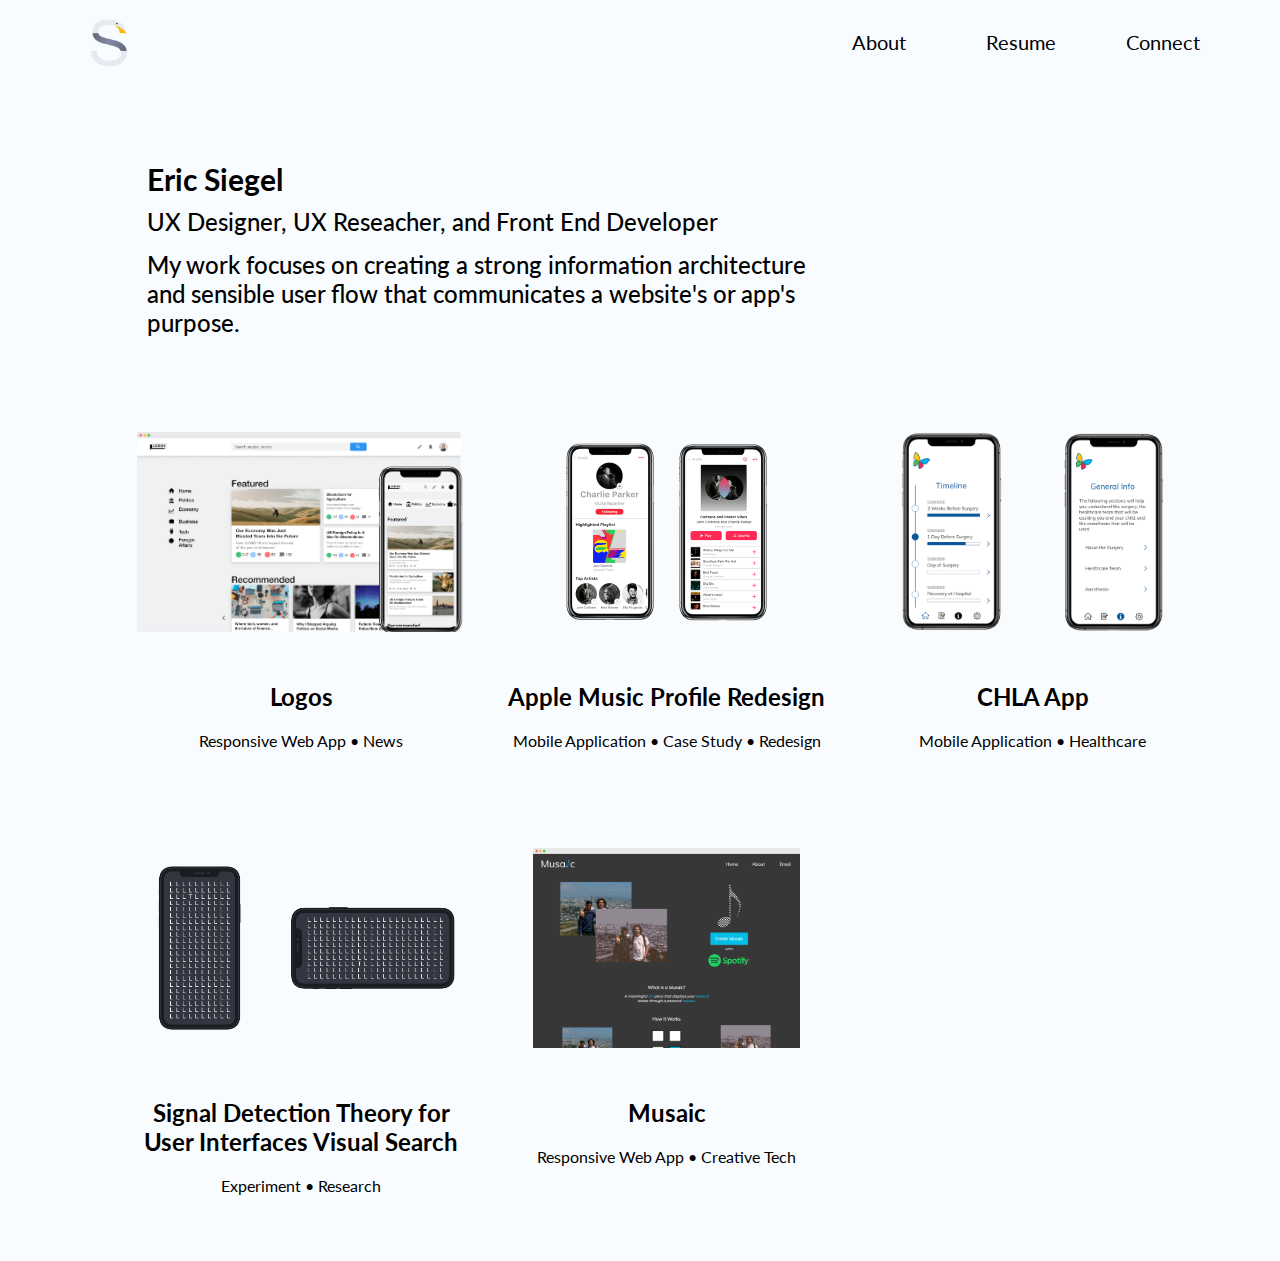
<file: index.html>
<!DOCTYPE html>
<html>
   <head>
      <meta charset="UTF-8">
      <meta name="viewport" content="width=device-width, initial-scale=1.0">
      <meta property="og:title" content="Eric Siegel's UX Portfolio" />
      <meta property="og:image:secure" content="logoii.png" />
      <meta property="og:url" content="http://siegelux.com" />
      <link rel="shortcut icon" href="tab_icon.png" type="image/png">
      <link rel="icon" type="image/png" href="/path/to/icons/favicon-192x192.png" sizes="192x192">
      <link rel="apple-touch-icon" sizes="180x180" href="/path/to/icons/apple-touch-icon-180x180.png">
      <title>Eric Siegel's UX Portfolio</title>
      <link rel="stylesheet" href="port.css">
      <script src="navbar.js"></script>
      
   </head>
   <body>
      <div id="top_container">
         <nav class="flexmenu">
            <div class="flex">
               <img id="logo" src="logoii.png" style="cursor: pointer;" onclick="window.location='index.html';">
               <div class="menu">
                  <a href="about.html">About</a>
               </div>
               <div class="menu">
                  <a href="Resume.pdf" target="_blank">Resume</a>
               </div>
               <div class="menu">
                  <a href="connect.html">Connect</a>
               </div>
               <div class="mobile-menu">
                  <span class="menu-icon open">&#x2261;</span>
                  <span class="menu-icon close">&#x2715;</span>
               </div>
            </div>
         </nav>
      </div>
      <div id="top">
         <p id="top_name">Eric Siegel</p>
         <p id="top_sub1">UX Designer, UX Reseacher, and Front End Developer</p>
         <p id="top_sub2">My work focuses on creating a strong information architecture and sensible user flow that communicates a website's or app's purpose.</p>
      </div>
      <div id="gallery">
         <div class="div_hover" onclick="window.location='Logos.html';">
            <div id="logos">
            </div>
            <h2>Logos</h2>
            <p>Responsive Web App • News</p>
         </div>
         <div class="div_hover" onclick="window.location='apple_music.html';">
            <div id="apple_music"></div>
            <h2>Apple Music Profile Redesign</h2>
            <p> Mobile Application • Case Study • Redesign</p>
         </div>
         <div class="div_hover" onclick="window.location='CHLA.html';">
            <div id="chla"></div>
            <h2>CHLA App</h2>
            <p>Mobile Application • Healthcare</p>
         </div>
         <div class="div_hover" onclick="window.location='SDT.html';">
            <div id="sdt" > </div>
            <h2>Signal Detection Theory for User Interfaces Visual Search</h2>
            <p> Experiment • Research</p>
         </div>
          <div class="div_hover" onclick="window.location='Musaic.html';">
            <div id="musaic"  > </div>
            <h2>Musaic</h2>
            <p>Responsive Web App • Creative Tech</p>
         </div>
      </div>
   </body>
</html>
</file>
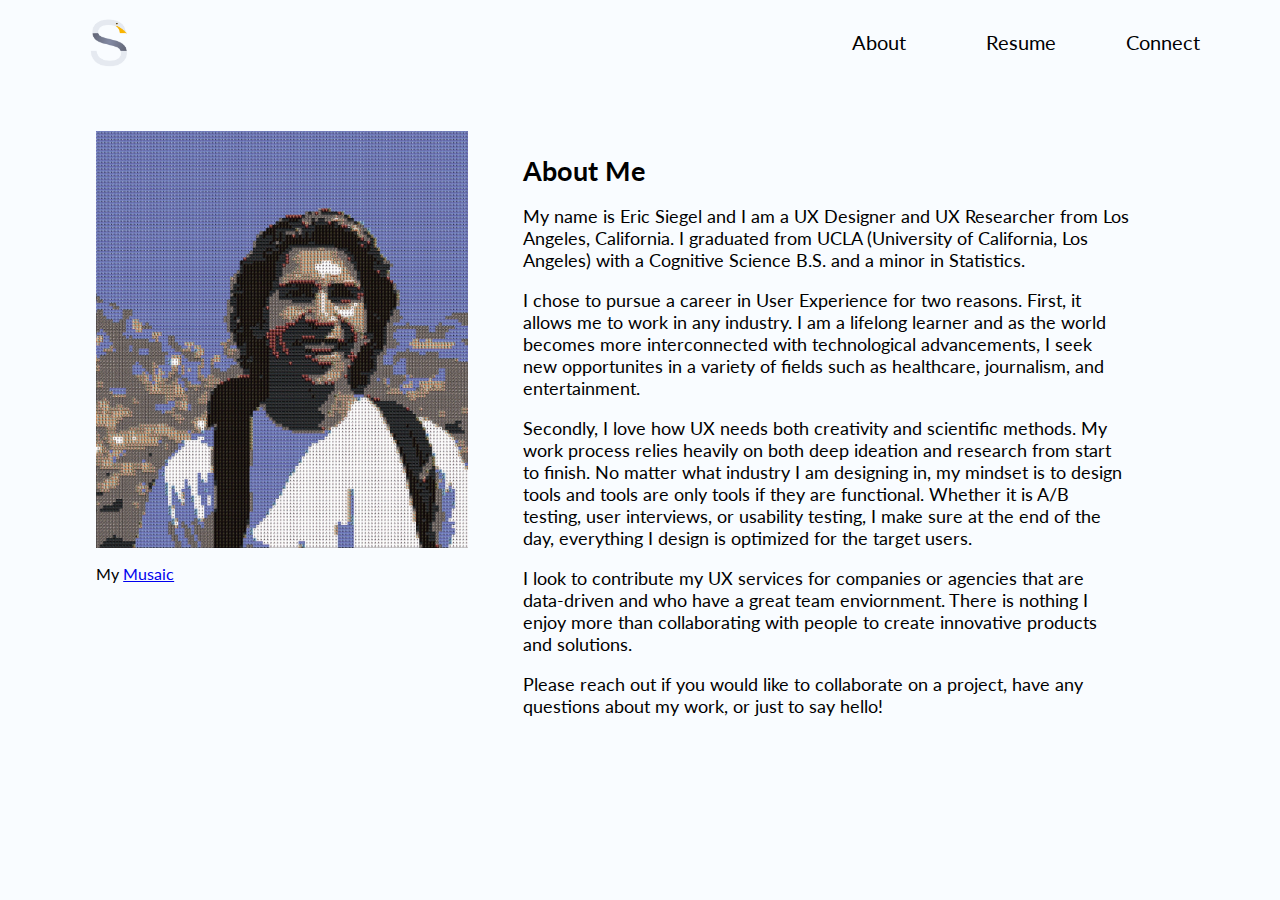
<file: about.html>
<!DOCTYPE html>
<html>
   <head>
      <meta charset="UTF-8">
      <meta name="viewport" content="width=device-width, initial-scale=1.0">
      <meta property="og:title" content="About | Eric Siegel's UX Portfolio" />
      <meta property="og:image" content="logoii.png" />
      <meta property="og:url" content="http://siegelux.com" />
      <link rel="shortcut icon" href="tab_icon.png" type="image/png">
      <link rel="icon" type="image/png" href="/path/to/icons/favicon-192x192.png" sizes="192x192">
      <link rel="apple-touch-icon" sizes="180x180" href="/path/to/icons/apple-touch-icon-180x180.png">
      <title>About | Eric Siegel's UX Portfolio</title>
      <link rel="stylesheet" href="about.css">
      <script src="navbar.js"></script>
      <script type="text/javascript">
         window.heap=window.heap||[],heap.load=function(e,t){window.heap.appid=e,window.heap.config=t=t||{};var r=document.createElement("script");r.type="text/javascript",r.async=!0,r.src="https://cdn.heapanalytics.com/js/heap-"+e+".js";var a=document.getElementsByTagName("script")[0];a.parentNode.insertBefore(r,a);for(var n=function(e){return function(){heap.push([e].concat(Array.prototype.slice.call(arguments,0)))}},p=["addEventProperties","addUserProperties","clearEventProperties","identify","resetIdentity","removeEventProperty","setEventProperties","track","unsetEventProperty"],o=0;o<p.length;o++)heap[p[o]]=n(p[o])};
         heap.load("653142913");
      </script>
   </head>
   <body>
      <div id="top_container">
         <nav class="flexmenu">
            <div class="flex">
               <img id="logo" src="logoii.png" style="cursor: pointer;" onclick="window.location='index.html';">
               <div class="menu">
                  <a href="about.html">About</a>
               </div>
               <div class="menu">
                  <a href="Resume.pdf" target="_blank">Resume</a>
               </div>
               <div class="menu">
                  <a href="connect.html">Connect</a>
               </div>
               <div class="mobile-menu">
                  <span class="menu-icon open">&#x2261;</span>
                  <span class="menu-icon close">&#x2715;</span>
               </div>
            </div>
         </nav>
      </div>
      <div id="top">
         <div id="Profile_Pic">
            <!-- <img id="ppb" src="profile_pic_big.jpg">
               <img id="pps" src="profile_pic_small.jpg"> -->
            <img id="ppb" src="test.jpg">
            <img id="pps" src="testii.jpg">
            <div id ="big_screen_link">
               <p >My <a href="/Musaic.html">Musaic</a></p>
            </div>
         </div>
         <div id ="small_screen_link">
            <p>My <a href="/Musaic.html">Musaic</a></p>
         </div>
         <div id = "Statement">
            <h2>About Me</h2>
            <p>My name is Eric Siegel and I am a UX Designer and UX Researcher from Los Angeles, California. I graduated from UCLA (University of California, Los Angeles) with a Cognitive Science B.S. and a minor in Statistics.</p>

            <p>I chose to pursue a career in User Experience for two reasons. First, it allows me to work in any industry. I am a lifelong learner and as the world becomes more interconnected with technological advancements, I seek new opportunites in a variety of fields such as healthcare, journalism, and entertainment. </p>
           
            <p>Secondly, I love how UX needs both creativity and scientific methods. My work process relies heavily on both deep ideation and research from start to finish. No matter what industry I am designing in, my mindset is to design tools and tools are only tools if they are functional. Whether it is A/B testing, user interviews, or usability testing, I make sure at the end of the day, everything I design is optimized for the target users.</p>
           
            <p>I look to contribute my UX services for companies or agencies that are data-driven and who have a great team enviornment. There is nothing I enjoy more than collaborating with people to create innovative products and solutions.</p>
            <p>Please reach out if you would like to collaborate on a project, have any questions about my work, or just to say hello! </p>
         </div>
      </div>
      </div>
      </div>
   </body>
</html>
</file>
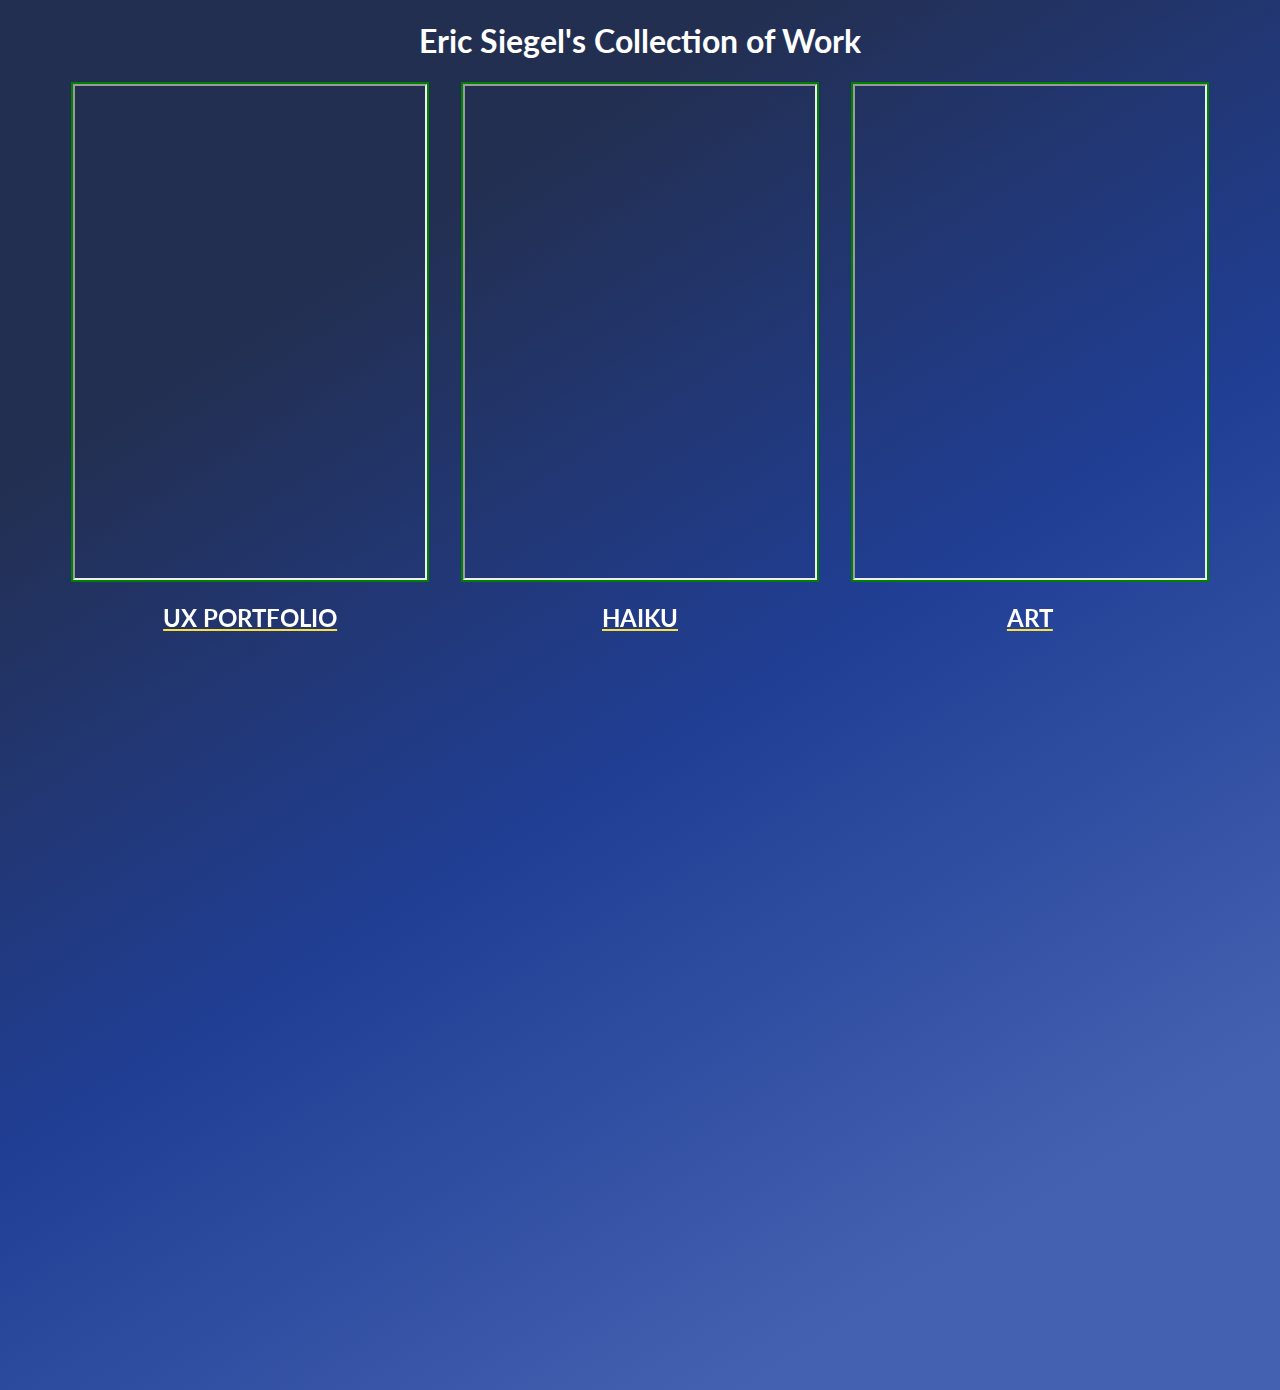
<file: central.html>
<!DOCTYPE html>
<html>
   <head>
      <meta charset="UTF-8">
      <meta name="viewport" content="width=device-width, initial-scale=1.0">
      <title>Welcome To Gull</title>
   </head>
   <style type="text/css">
     @import url(//fonts.googleapis.com/css?family=Lato);
      * {
        box-sizing: border-box;
        font-family: "Lato";
      }
      body{
        background: linear-gradient(148deg, #232f51 22%, #203e94 53%, #4461b1 85%);
      }
      h1{
        color:white;
        text-align:center;
      }
      h2{
        color:white;
        text-align:center;
      }
      h2:hover{
         color:#FCE03F;
      }
      a{
        color:#FCE03F;
      }
      .container{
         display: grid;
         grid-template-columns: auto auto auto;
         column-gap: 2rem;
         row-gap: 2rem;
         margin: 0 5%;
      }
      .link{
         border: 2px solid green;
         object-fit:contain;
         height: 500px;
         width:100%;
         text-align:center;
      }
      iframe{
        width:100%;
        height:100%;
      }
         @media only screen and (max-width: 900px){
         .container {
         grid-template-columns: auto auto;
         }
         }
         @media only screen and (max-width: 600px){
         .container {
         grid-template-columns: auto;
         }
   </style>
   <body>
    <h1>Eric Siegel's Collection of Work</h1>
     <div class="container">
        <div class="link"><iframe src="https://siegelux.com"></iframe> <a href="https://siegelux.com"><h2>UX PORTFOLIO</h2></a> </div>
        <div class="link"><iframe src="https://siegelux.com/haiku"></iframe><a href="https://siegelux.com/haiku"><h2>HAIKU</h2></a></div>
        <div class="link"><iframe src="https://siegelux.com/art"></iframe><a href="https://siegelux.com/art"><h2>ART</h2></a></div>
     </div>
     <div style="height:800px;"></div>
   </body>
   
   
</html>
</file>
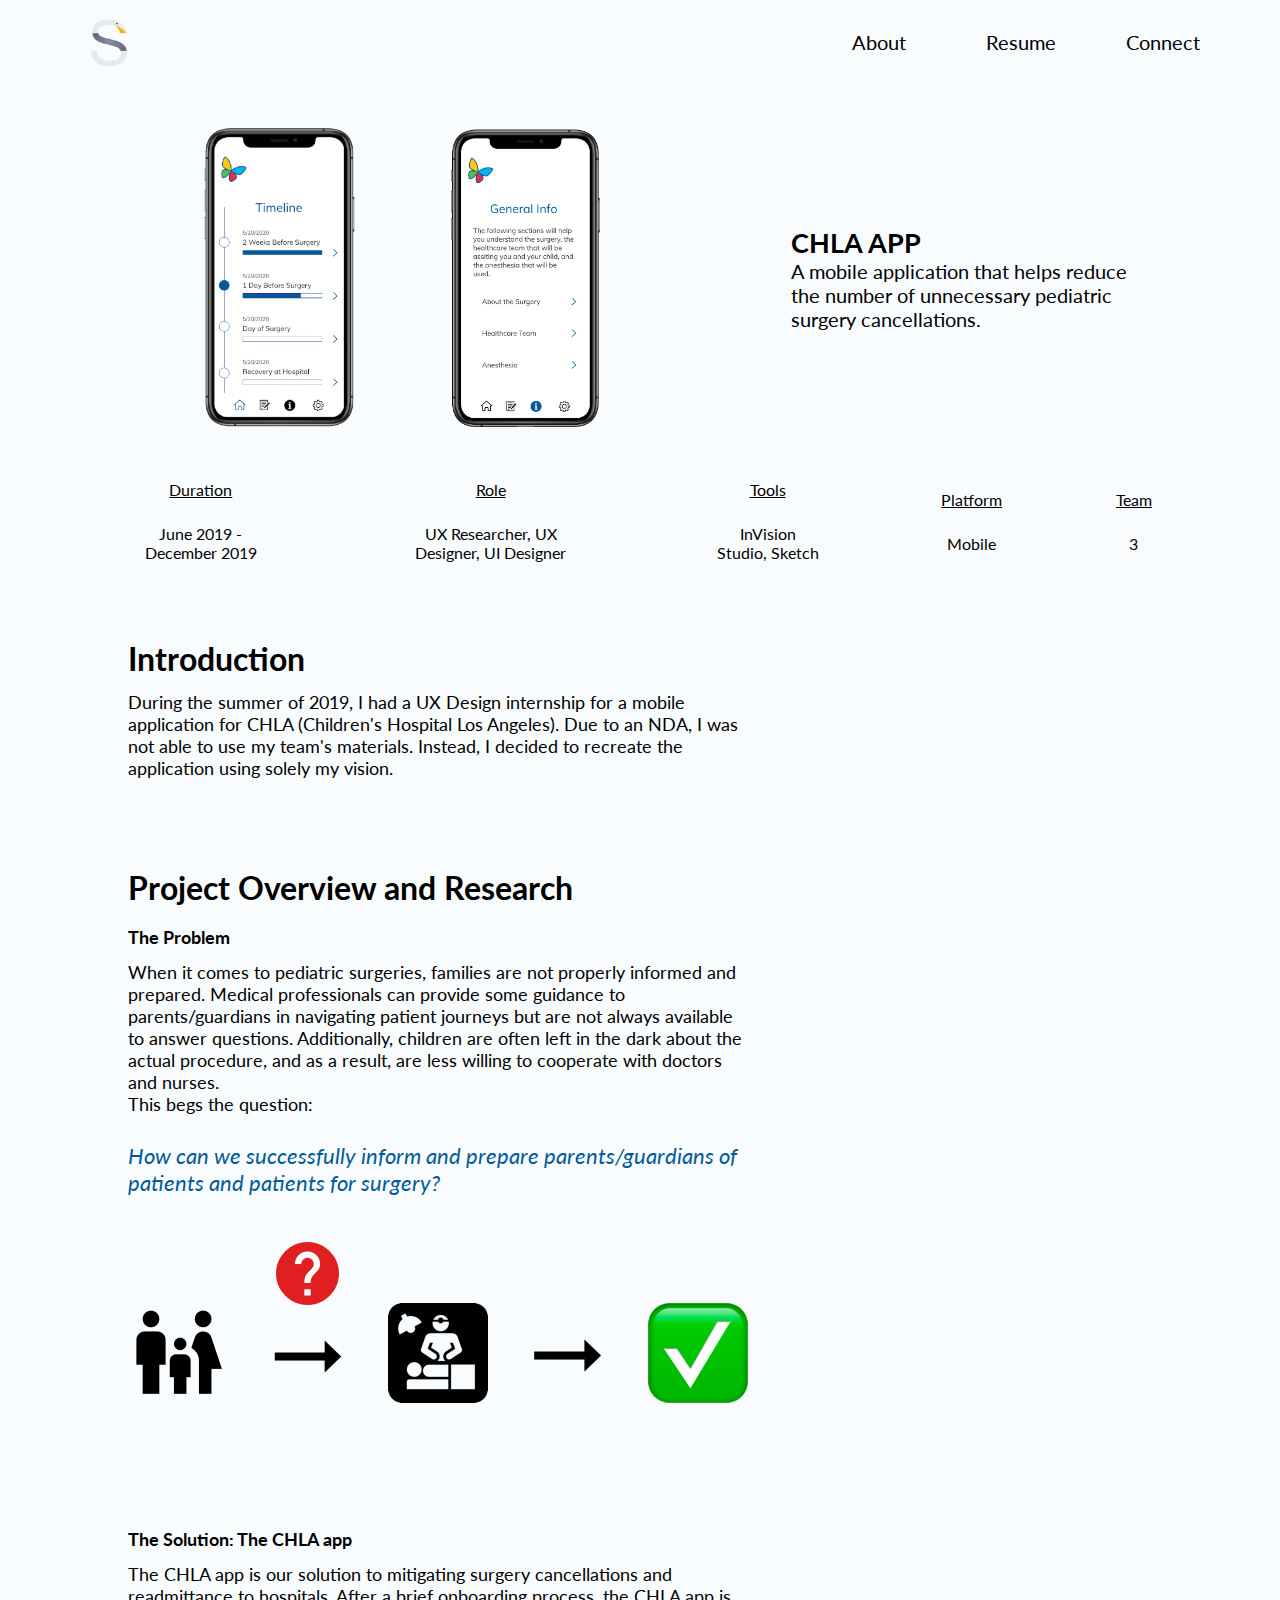
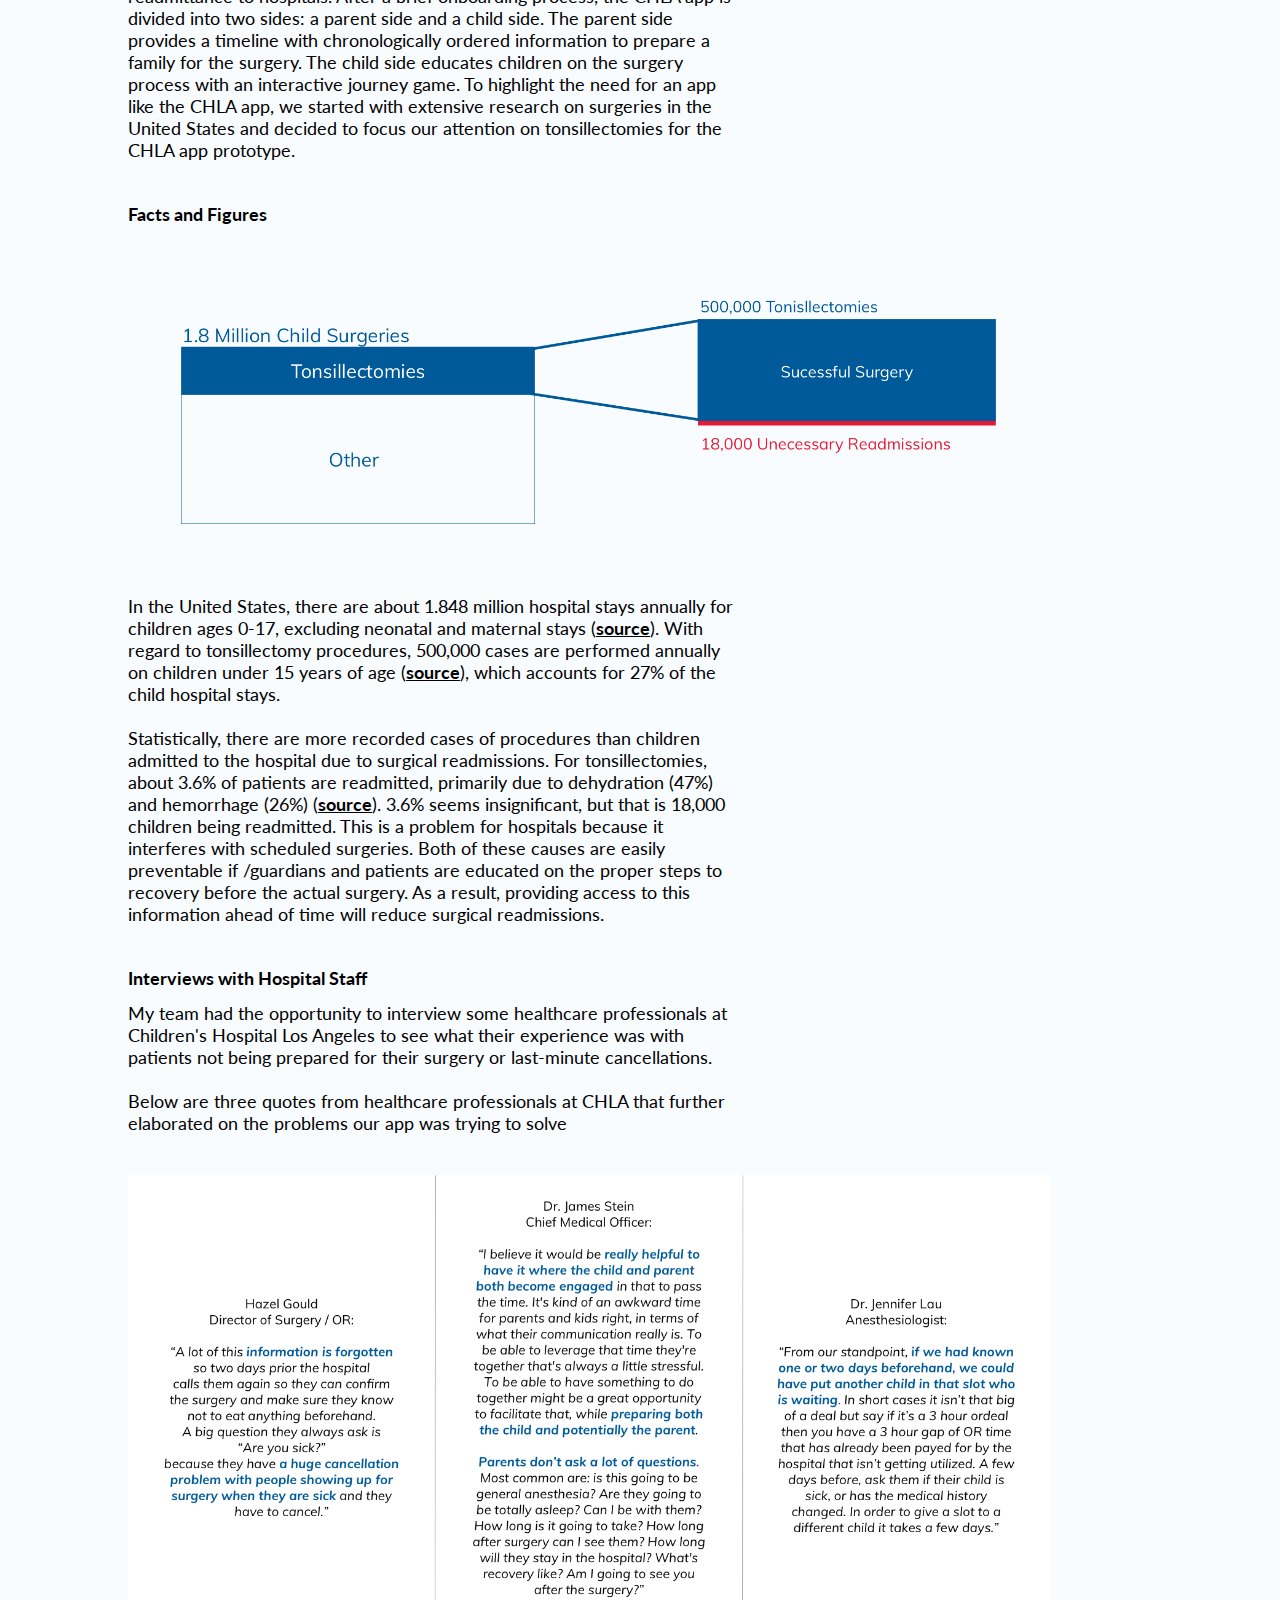
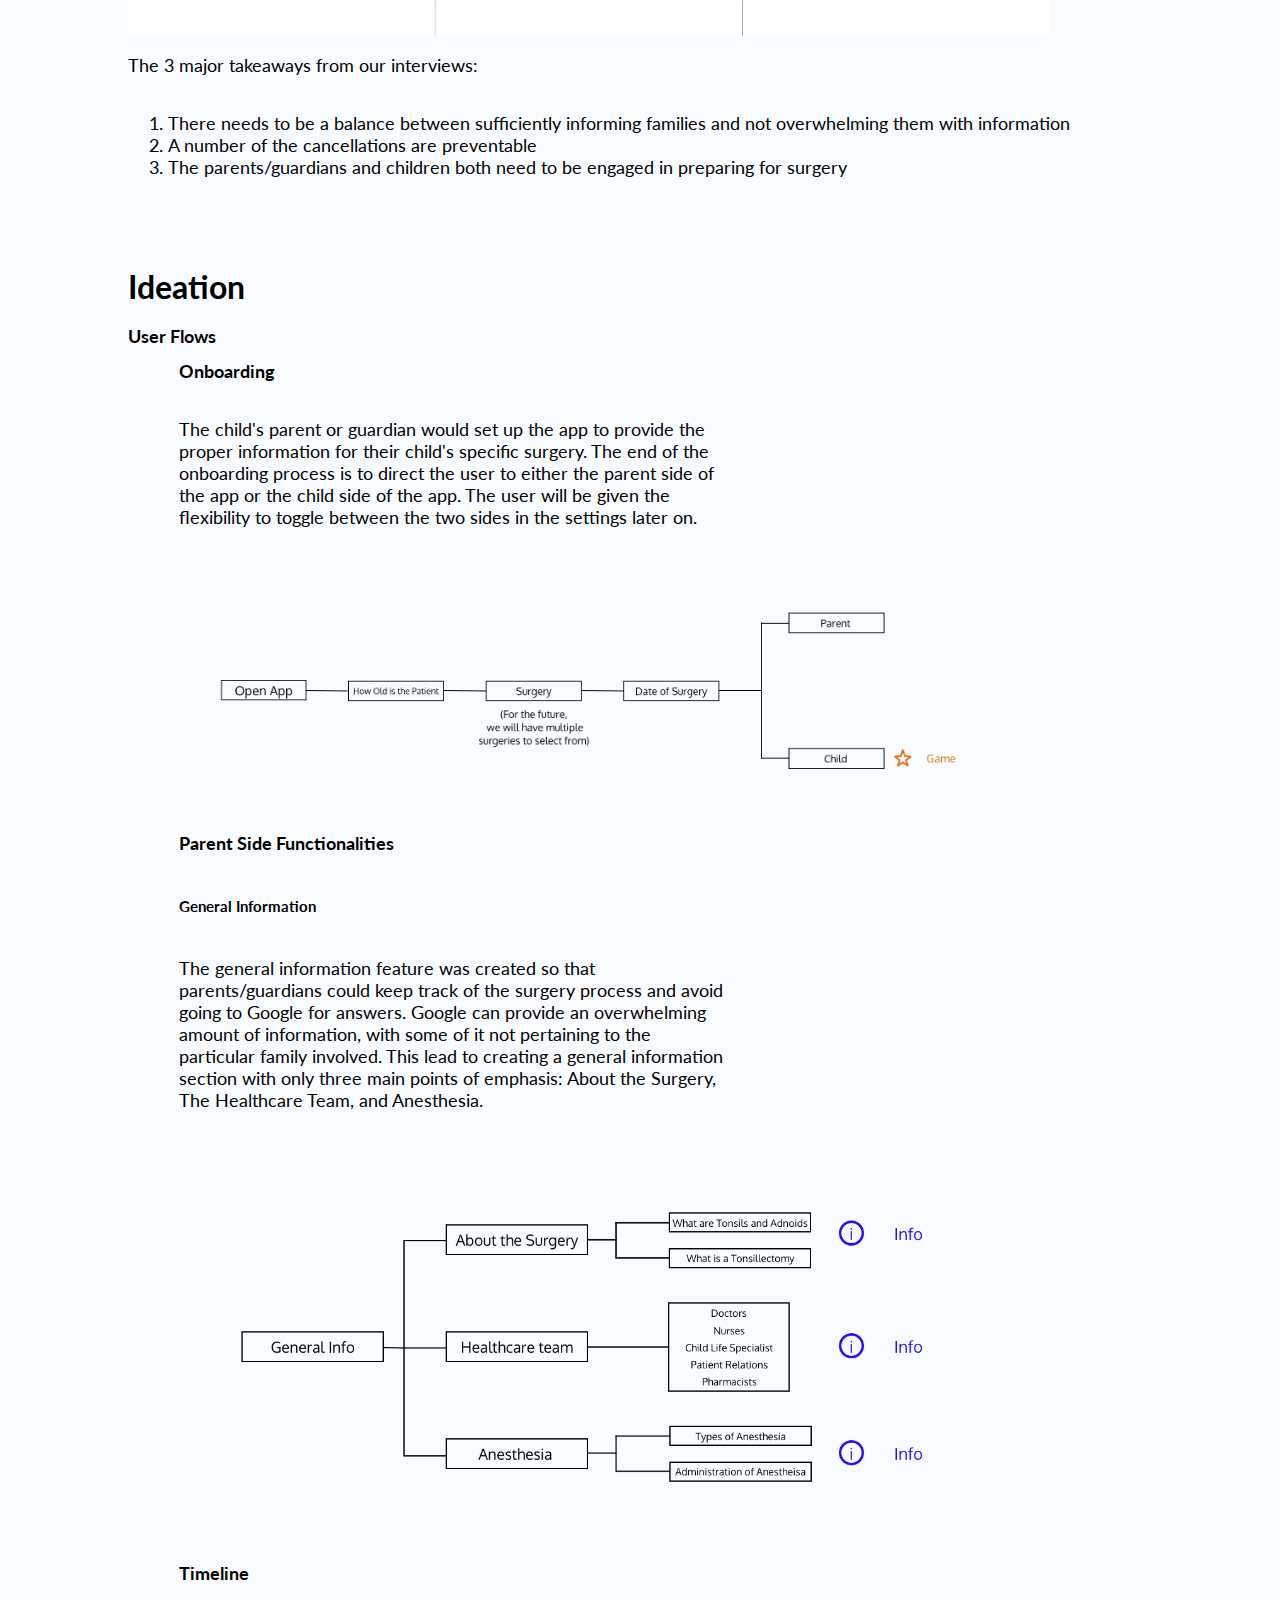
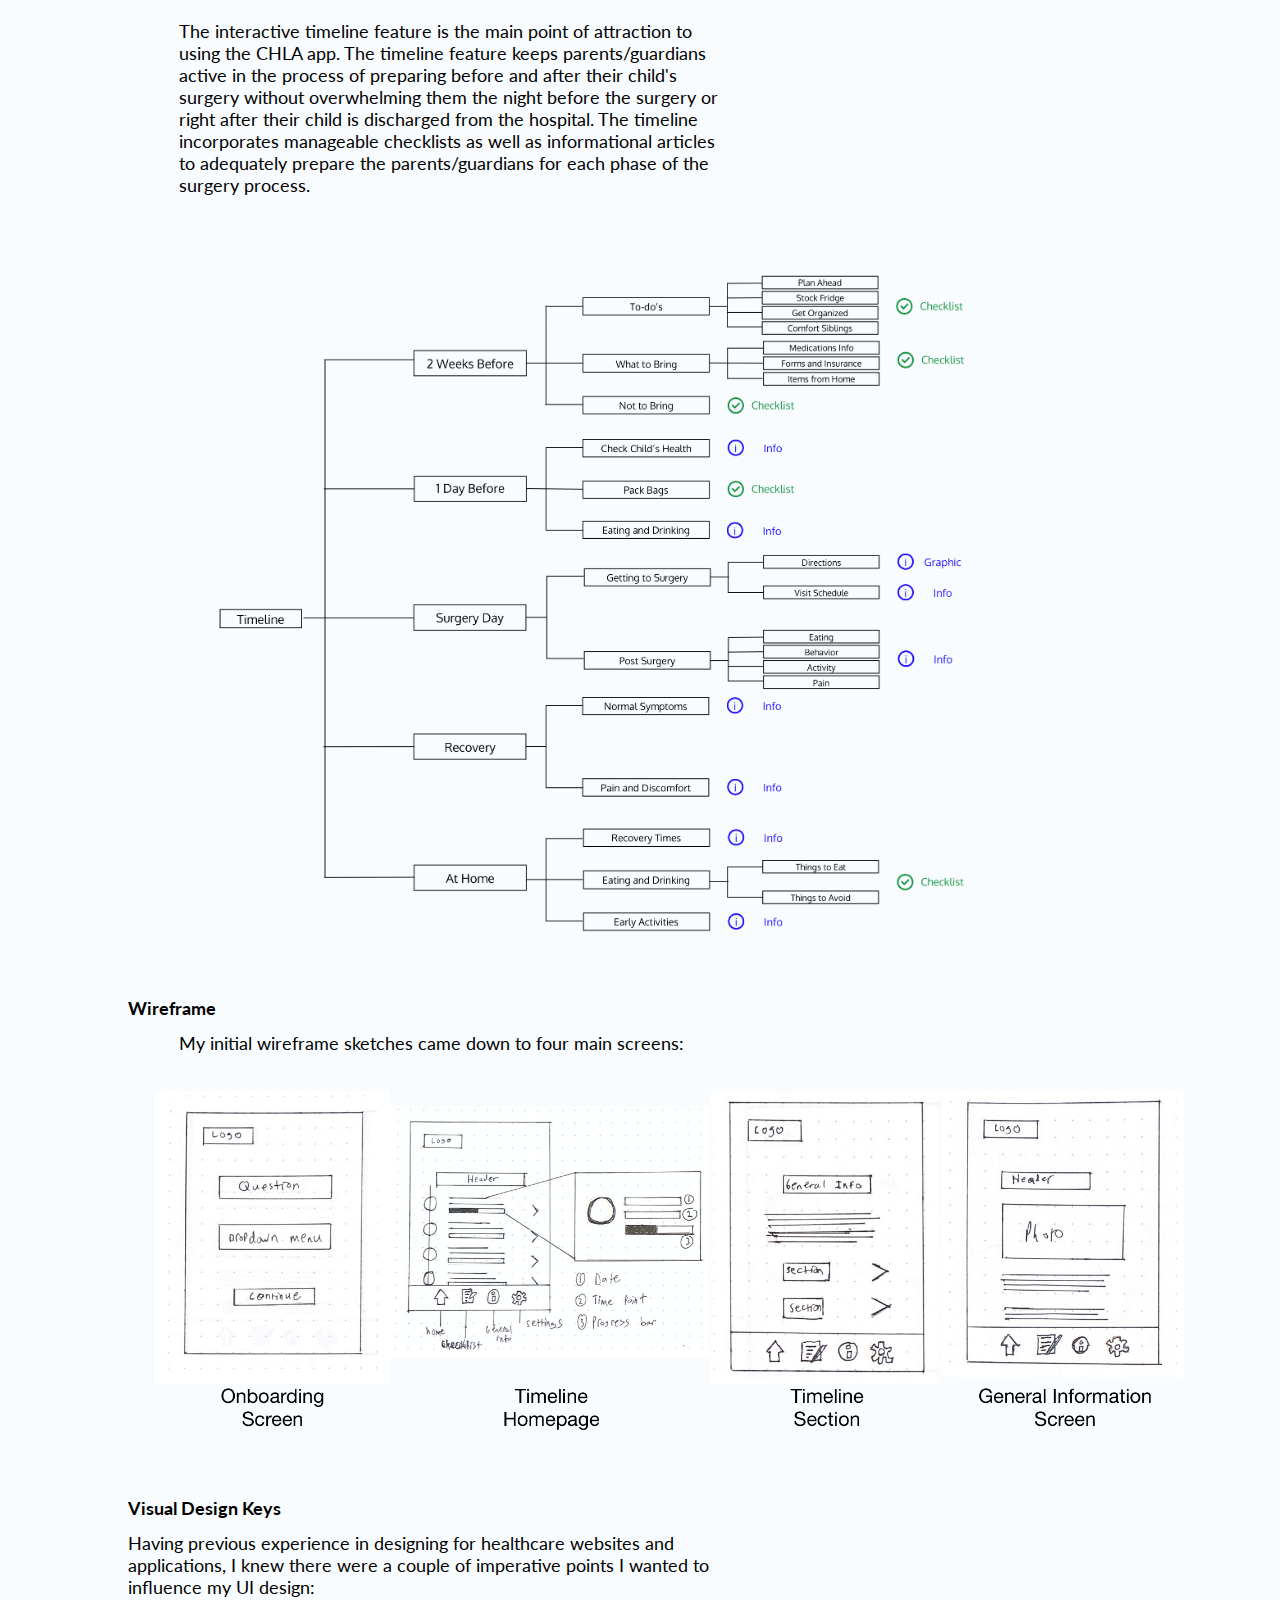
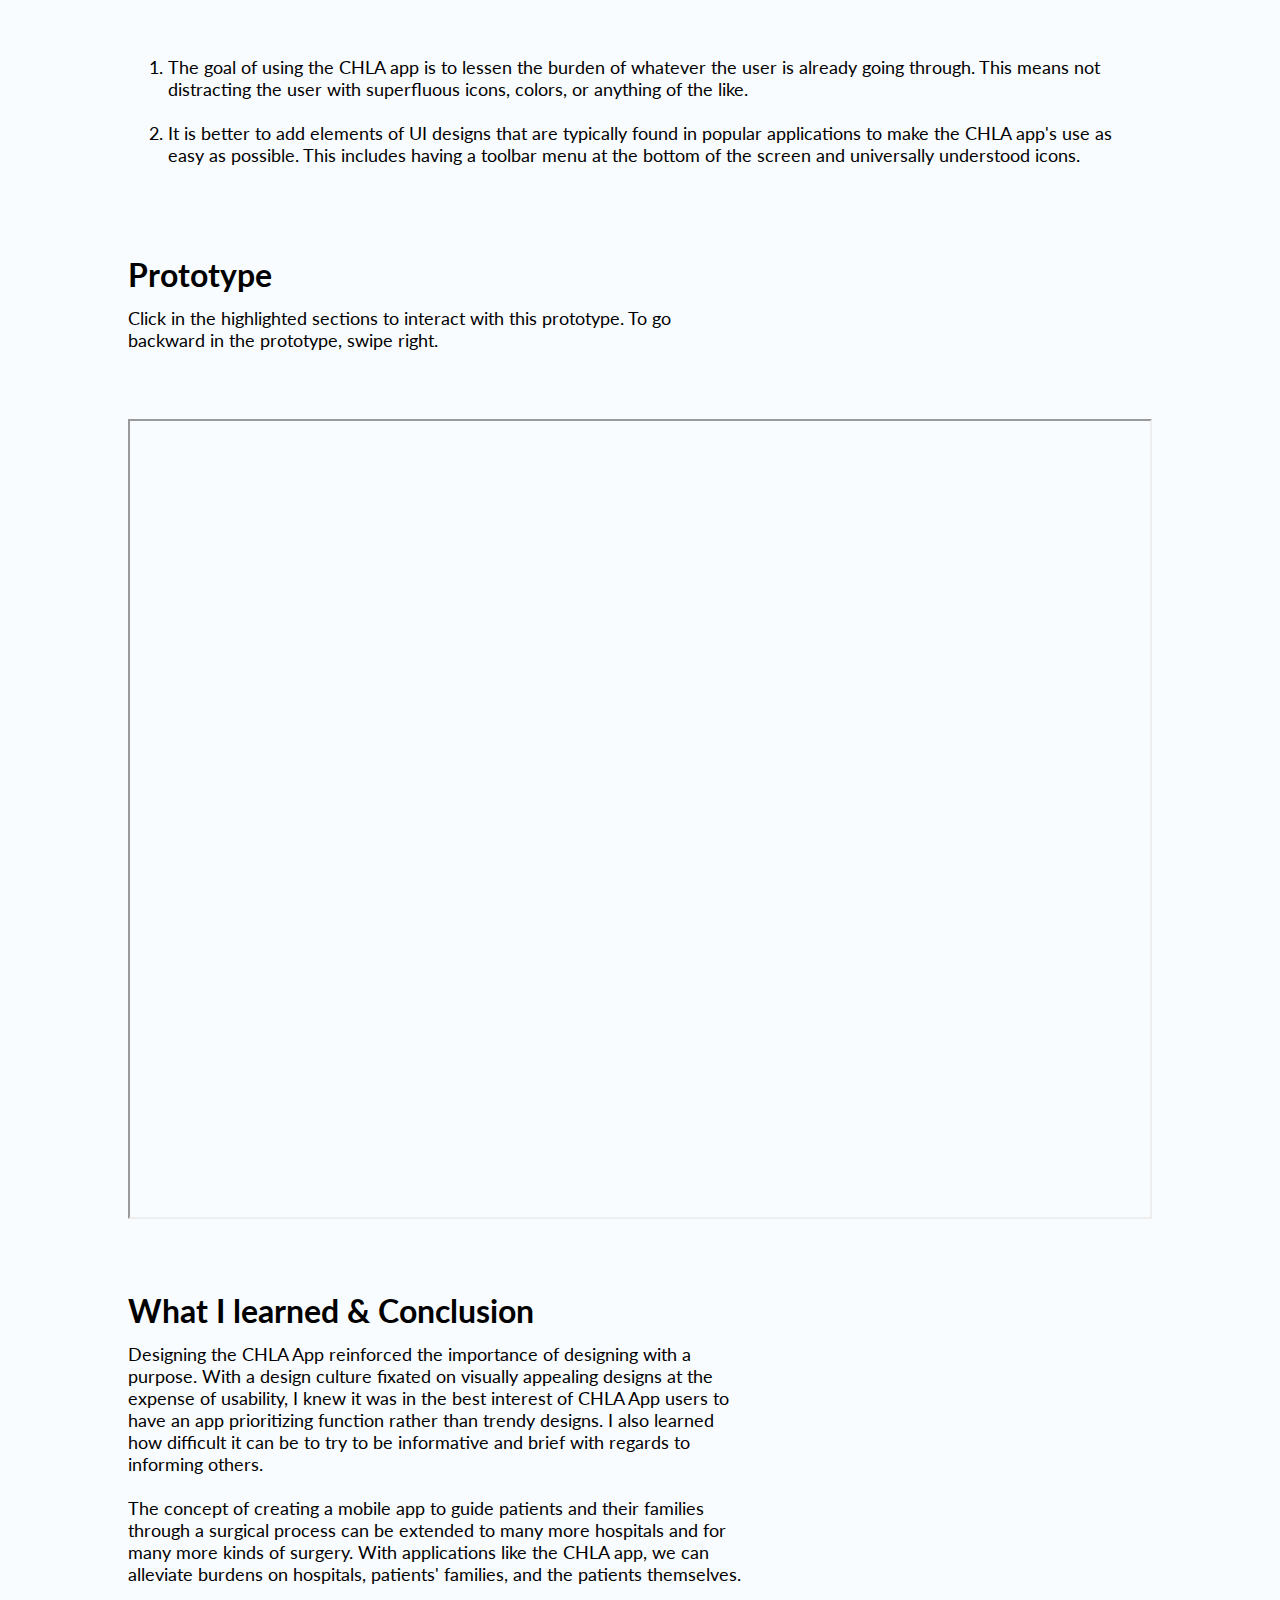
<file: CHLA.html>
<!DOCTYPE html>
<html>
   <head>
      <meta charset="UTF-8">
      <meta name="viewport" content="width=device-width, initial-scale=1.0">
      <meta property="og:title" content="CHLA | Eric Siegel's UX Portfolio" />
      <meta property="og:image" content="logoii.png" />
      <meta property="og:url" content="http://siegelux.com" />
      <link rel="shortcut icon" href="tab_icon.png" type="image/png">
      <title>CHLA | Eric Siegel's UX Portfolio</title>
      <link rel="stylesheet" href="CHLA.css">
      <script src="navbar.js"></script>
   </head>
   <body>
      <div id="top_container">
         <nav class="flexmenu">
            <div class="flex">
               <img id="logo" src="logoii.png" style="cursor: pointer;" onclick="window.location='index.html';">
               <div class="menu">
                  <a href="about.html">About</a>
               </div>
               <div class="menu">
                  <a href="Resume.pdf" target="_blank">Resume</a>
               </div>
               <div class="menu">
                  <a href="connect.html">Connect</a>
               </div>
               <div class="mobile-menu">
                  <span class="menu-icon open">&#x2261;</span>
                  <span class="menu-icon close">&#x2715;</span>
               </div>
            </div>
         </nav>
      </div>
      <div id="top">
         <div id="Cover_Photo">
            <a>
            <img src="CHLA/cover.png">
            </a>
         </div>
         <div id = "Statement">
            <span style="font-size: 20px;">
            <span style="font-weight: bold">CHLA APP</span>A mobile application that helps reduce the number of unnecessary pediatric surgery cancellations. 
         </div>
      </div>
      <div id="work">
         <div id="gallery">
            <div class="column_section">
               <span style="text-decoration: underline;">Duration</span>
               <div class="work_item">
                  June 2019 - December 2019
               </div>
            </div>
            <div class="column_section">
               <span style="text-decoration: underline;">Role</span>
               <div class="work_item">
                  UX Researcher, UX Designer, UI Designer
               </div>
            </div>
            <div class="column_section">
               <span style="text-decoration: underline;">Tools</span>
               <div class="work_item">
                  InVision Studio, Sketch
               </div>
            </div>
            <div class="column_section">
               <span style="text-decoration: underline;">Platform</span>
               <div class="work_item">
                  Mobile
               </div>
            </div>
            <div class="column_section">
               <span style="text-decoration: underline;">Team</span>
               <div class="work_item">
                  3
               </div>
            </div>
         </div>
      </div>
      <div class="content">
         <h1>Introduction</h1>
         <div class = "content_statement">
            <p>
               During the summer of 2019, I had a UX Design internship for a mobile application for CHLA (Children's Hospital Los Angeles). Due to an NDA, I was not able to
               use my team's materials. Instead, I decided to recreate the application using solely my vision. 
            </p>
         </div>
      </div>
      <div class="content">
         <h1>Project Overview and Research</h1>
         <div class = "content_statement">
            <h4>The Problem</h4>
            <p>When it comes to pediatric surgeries, families are not properly informed and prepared. Medical professionals can provide some guidance to parents/guardians in navigating patient journeys but are not always available to answer questions. Additionally, children are often left in the dark about the actual procedure, and as a result, are less willing to cooperate with doctors and nurses. <br>
               This begs the question: <br><br>
               <span style="font-size: 22px;display: flex;margin-top: 5px;"></span>
               <span style="font-size: 22px;display: flex;font-style: italic;margin-bottom: 5px;color:#005B98;">How can we successfully inform and prepare parents/guardians of patients and patients for surgery? </span>
            <div id="content_pic">
               <a>
               <img src="CHLA/problem.png">
               </a> 
            </div>
            <h4>The Solution: The CHLA app</h4>
            <p>The CHLA app is our solution to mitigating surgery cancellations and readmittance to hospitals. After a brief onboarding process, the CHLA app is divided into two sides: a parent side and a child side. The parent side provides a timeline with chronologically ordered information to prepare a family for the surgery. The child side educates children on the surgery process with an interactive journey game.
               To highlight the need for an app like the CHLA app, we started with extensive research on surgeries in the United States and decided to focus our attention on tonsillectomies for the CHLA app prototype. 
            <h4>Facts and Figures</h4>
            <div id="content_pic">
               <a>
               <img src="CHLA/figures.png">
               </a> 
            </div>
            <p>In the United States, there are about 1.848 million hospital stays annually for children ages 0-17, excluding neonatal and maternal stays (<a href="https://www.hcup-us.ahrq.gov/reports/statbriefs/sb187-Hospital-Stays-Children-2012.pdf">source</a>). With regard to tonsillectomy procedures, 500,000 cases are performed annually on children under 15 years of age (<a href="https://www.ncbi.nlm.nih.gov/books/NBK536942/">source</a>), which accounts for 27% of the child hospital stays.<br><br>  
               Statistically, there are more recorded cases of procedures than children admitted to the hospital due to surgical readmissions. For tonsillectomies, about 3.6% of patients are readmitted, primarily due to dehydration (47%) and hemorrhage (26%) (<a href="https://www.ncbi.nlm.nih.gov/pubmed/29501287">source</a>). 3.6% seems insignificant, but that is 18,000 children being readmitted. This is a problem for hospitals because it interferes with scheduled surgeries. Both of these causes are easily preventable if /guardians and patients are educated on the proper steps to recovery before the actual surgery. As a result, providing access to this information ahead of time will reduce surgical readmissions. 
            </p>
            <h4>Interviews with Hospital Staff</h4>
            <p>
               My team had the opportunity to interview some healthcare professionals at Children's Hospital Los Angeles to see what their experience was with patients not being prepared for their surgery or last-minute cancellations. <br><br>
               Below are three quotes from healthcare professionals at CHLA that further elaborated on the problems our app was trying to solve
            </p>
            <div id="content_pic">
               <a>
               <img src="CHLA/quotes.png">
               </a> 
            </div>
            <p>
               The 3 major takeaways from our interviews:
            </p>
            <ol>
               <li>There needs to be a balance between sufficiently informing families and not overwhelming them with information</li>
               <li>A number of the cancellations are preventable</li>
               <li>The parents/guardians and children both need to be engaged in preparing for surgery</li>
            </ol>
         </div>
      </div>
      <div class="content">
         <h1>Ideation</h1>
         <div class = "content_statement">
            <h4>User Flows</h4>
            <div class = "content_statement">
               <p style="font-weight: bold">Onboarding</p>
               <p>The child's parent or guardian would set up the app to provide the proper information for their child's specific surgery. The end of the onboarding process is to direct the user to either the parent side of the app or the child side of the app. The user will be given the flexibility to toggle between the two sides in the settings later on.
               </p>
               <div id="content_pic">
                  <a>
                  <img src="CHLA/userflow1.png">
                  </a> 
               </div>
               <p style="font-weight: bold">Parent Side Functionalities</p>
               <h5 style="font-weight: bold">General Information</h5>
               <p>The general information feature was created so that parents/guardians could keep track of the surgery process and avoid going to Google for answers. Google can provide an overwhelming amount of information, with some of it not pertaining to the particular family involved. This lead to creating a general information section with only three main points of emphasis: About the Surgery, The Healthcare Team, and Anesthesia.</p>
               <div id="content_pic">
                  <a>
                  <img src="CHLA/userflow2.png">
                  </a> 
               </div>
               <p style="font-weight: bold">Timeline</p>
               <p>The interactive timeline feature is the main point of attraction to using the CHLA app. The timeline feature keeps parents/guardians active in the process of preparing before and after their child's surgery without overwhelming them the night before the surgery or right after their child is discharged from the hospital. The timeline incorporates manageable checklists as well as informational articles to adequately prepare the parents/guardians for each phase of the surgery process. 
               </p>
               <div id="content_pic">
                  <a>
                  <img src="CHLA/userflow3.png">
                  </a> 
               </div>
            </div>
            <h4>Wireframe</h4>
            <div class = "content_statement">
               <p>My initial wireframe sketches came down to four main screens:</p>
               <div id="wireframe">
                  <a >
                  <img src="CHLA/wireframe.png">
                  </a> 
               </div>
               <p></p>
            </div>
            <h4>Visual Design Keys</h4>
            <p>Having previous experience in designing for healthcare websites and applications, I knew there were a couple of imperative points I wanted to influence my UI design: <br><br> 
            </p>
            <ol>
               <li>The goal of using the CHLA app is to lessen the burden of whatever the user is already going through. This means not distracting the user with superfluous icons, colors, or anything of the like.</li>
               <br>
               <li>It is better to add elements of UI designs that are typically found in popular applications to make the CHLA app's use as easy as possible. This includes having a toolbar menu at the bottom of the screen and universally understood icons.</li>
            </ol>
         </div>
      </div>
      <div class="content">
         <h1>Prototype</h1>
         <div class = "content_statement">
            <p> Click in the highlighted sections to interact with this prototype. To go backward in the prototype, swipe right. </p>
         </div>
         <div class="content">
            <iframe src="https://ericsiegel277689.invisionapp.com/public/prototype/skdxlblcf006bm2017opz71bm/81a97858"></iframe>
         </div>
      </div>
      <div class="content">
         <h1>What I learned & Conclusion</h1>
         <div class = "content_statement">
            <p>Designing the CHLA App reinforced the importance of designing with a purpose. With a design culture fixated on visually appealing designs at the expense of usability, I knew it was in the best interest of CHLA App users to have an app prioritizing function rather than trendy designs. I also learned how difficult it can be to try to be informative and brief with regards to informing others. <br><br>
               The concept of creating a mobile app to guide patients and their families through a surgical process can be extended to many more hospitals and for many more kinds of surgery. With applications like the CHLA app, we can alleviate burdens on hospitals, patients' families, and the patients themselves.
            </p>
         </div>
      </div>
      </div>
   </body>
</html>
</file>
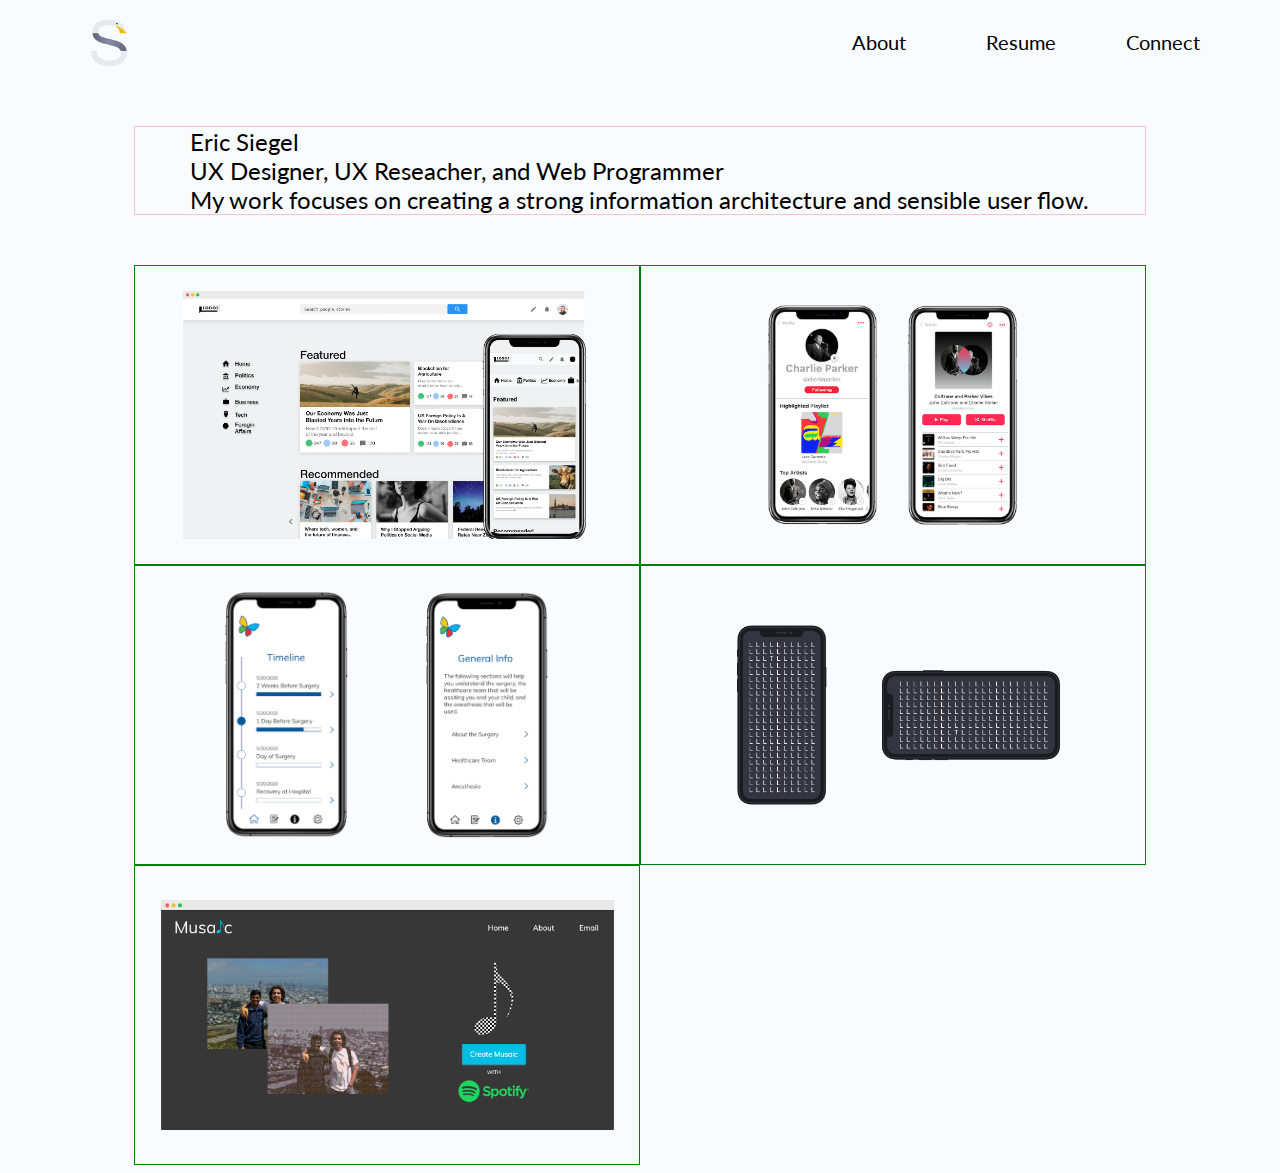
<file: index copy.html>
<!DOCTYPE html>
<html>
   <head>
      <meta charset="UTF-8">
      <meta name="viewport" content="width=device-width, initial-scale=1.0">
      <meta property="og:title" content="Eric Siegel's UX Portfolio" />
      <meta property="og:image:secure" content="logoii.png" />
      <meta property="og:url" content="http://siegelux.com" />
      <link rel="shortcut icon" href="tab_icon.png" type="image/png">
      <link rel="icon" type="image/png" href="/path/to/icons/favicon-192x192.png" sizes="192x192">
      <link rel="apple-touch-icon" sizes="180x180" href="/path/to/icons/apple-touch-icon-180x180.png">
      <title>Eric Siegel's UX Portfolio</title>
      <link rel="stylesheet" href="Portfolio copy.css">
      <script src="navbar.js"></script>
      <script type="text/javascript">
         window.heap=window.heap||[],heap.load=function(e,t){window.heap.appid=e,window.heap.config=t=t||{};var r=document.createElement("script");r.type="text/javascript",r.async=!0,r.src="https://cdn.heapanalytics.com/js/heap-"+e+".js";var a=document.getElementsByTagName("script")[0];a.parentNode.insertBefore(r,a);for(var n=function(e){return function(){heap.push([e].concat(Array.prototype.slice.call(arguments,0)))}},p=["addEventProperties","addUserProperties","clearEventProperties","identify","resetIdentity","removeEventProperty","setEventProperties","track","unsetEventProperty"],o=0;o<p.length;o++)heap[p[o]]=n(p[o])};
         heap.load("653142913");
      </script>
   </head>
   <body>
      <div id="top_container">
         <nav class="flexmenu">
            <div class="flex">
               <img id="logo" src="logoii.png" style="cursor: pointer;" onclick="window.location='index.html';">
               <div class="menu">
                  <a href="about.html">About</a>
               </div>
               <div class="menu">
                  <a href="Resume.pdf" target="_blank">Resume</a>
               </div>
               <div class="menu">
                  <a href="connect.html">Connect</a>
               </div>
               <div class="mobile-menu">
                  <span class="menu-icon open">&#x2261;</span>
                  <span class="menu-icon close">&#x2715;</span>
               </div>
            </div>
         </nav>
      </div>
     

     	 <div id="port_grid">
            <div id="header">
               <p>Eric Siegel <br>
               UX Designer, UX Reseacher, and Web Programmer<br>
               My work focuses on creating a strong information architecture and sensible user flow.</p>
            </div>
	      	<div class="item" onclick="document.location='Logos.html'"><div id="logos"></div>
               <!-- <p>
                  <span style="font-weight:bold;font-size:28px;">Logos</span> <br>
                  Responsive Web App &#8226; News
               </p> -->
            </div>
	      	<div class="item" onclick="document.location='apple_music.html'"><div id="apple_music"></div> 
              <!--  <p>
                  <span style="font-weight:bold;font-size:28px;">Apple Music Profile Redesign</span> <br>
                  Mobile Application &#8226; Case Study &#8226; Redesign
               </p> -->
            </div> 
	      	<div class="item" onclick="document.location='chla.html'"><div id="chla"></div>
               <!-- <p>
                  <span style="font-weight:bold;font-size:28px;" >CHLA App</span> <br>
                  Mobile Application &#8226; Healthcare
               </p> -->
            </div>
            <div class="item" onclick="document.location='sdt.html'"><div id="sdt"></div>
             <!--   <p>
                  <span style="font-weight:bold;font-size:28px;" >Signal Detection Theory for User Interfaces</span> <br>
                  Visual Search Experiment &#8226; Research
               </p> -->
            </div> 
	      	<div class="item" onclick="document.location='musaic.html'"><div id="musaic"></div>
               <!-- <p>
                  <span style="font-weight:bold;font-size:28px;">Musaic</span><br>
                  Responsive Web App &#8226; Creative Tech
               </p> -->
            </div>

    	</div>
     



   </body>
</html>
</file>
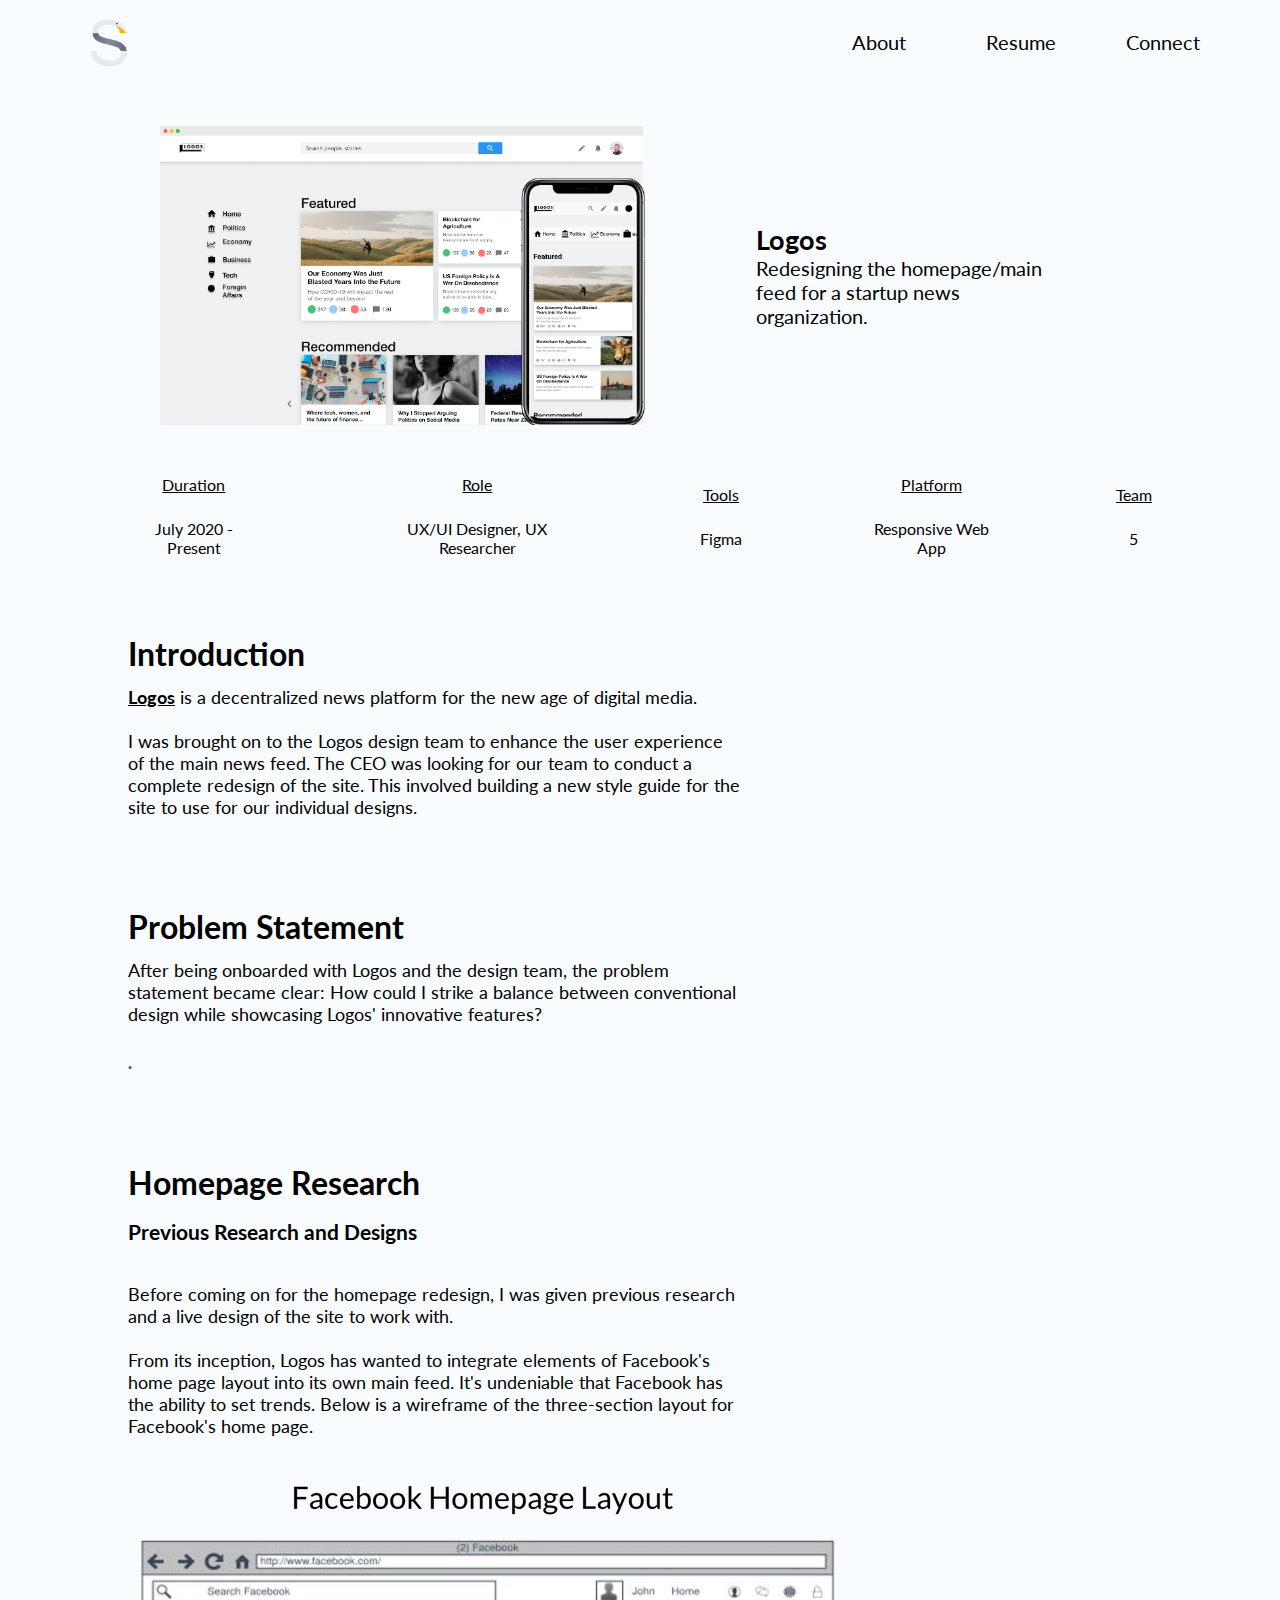
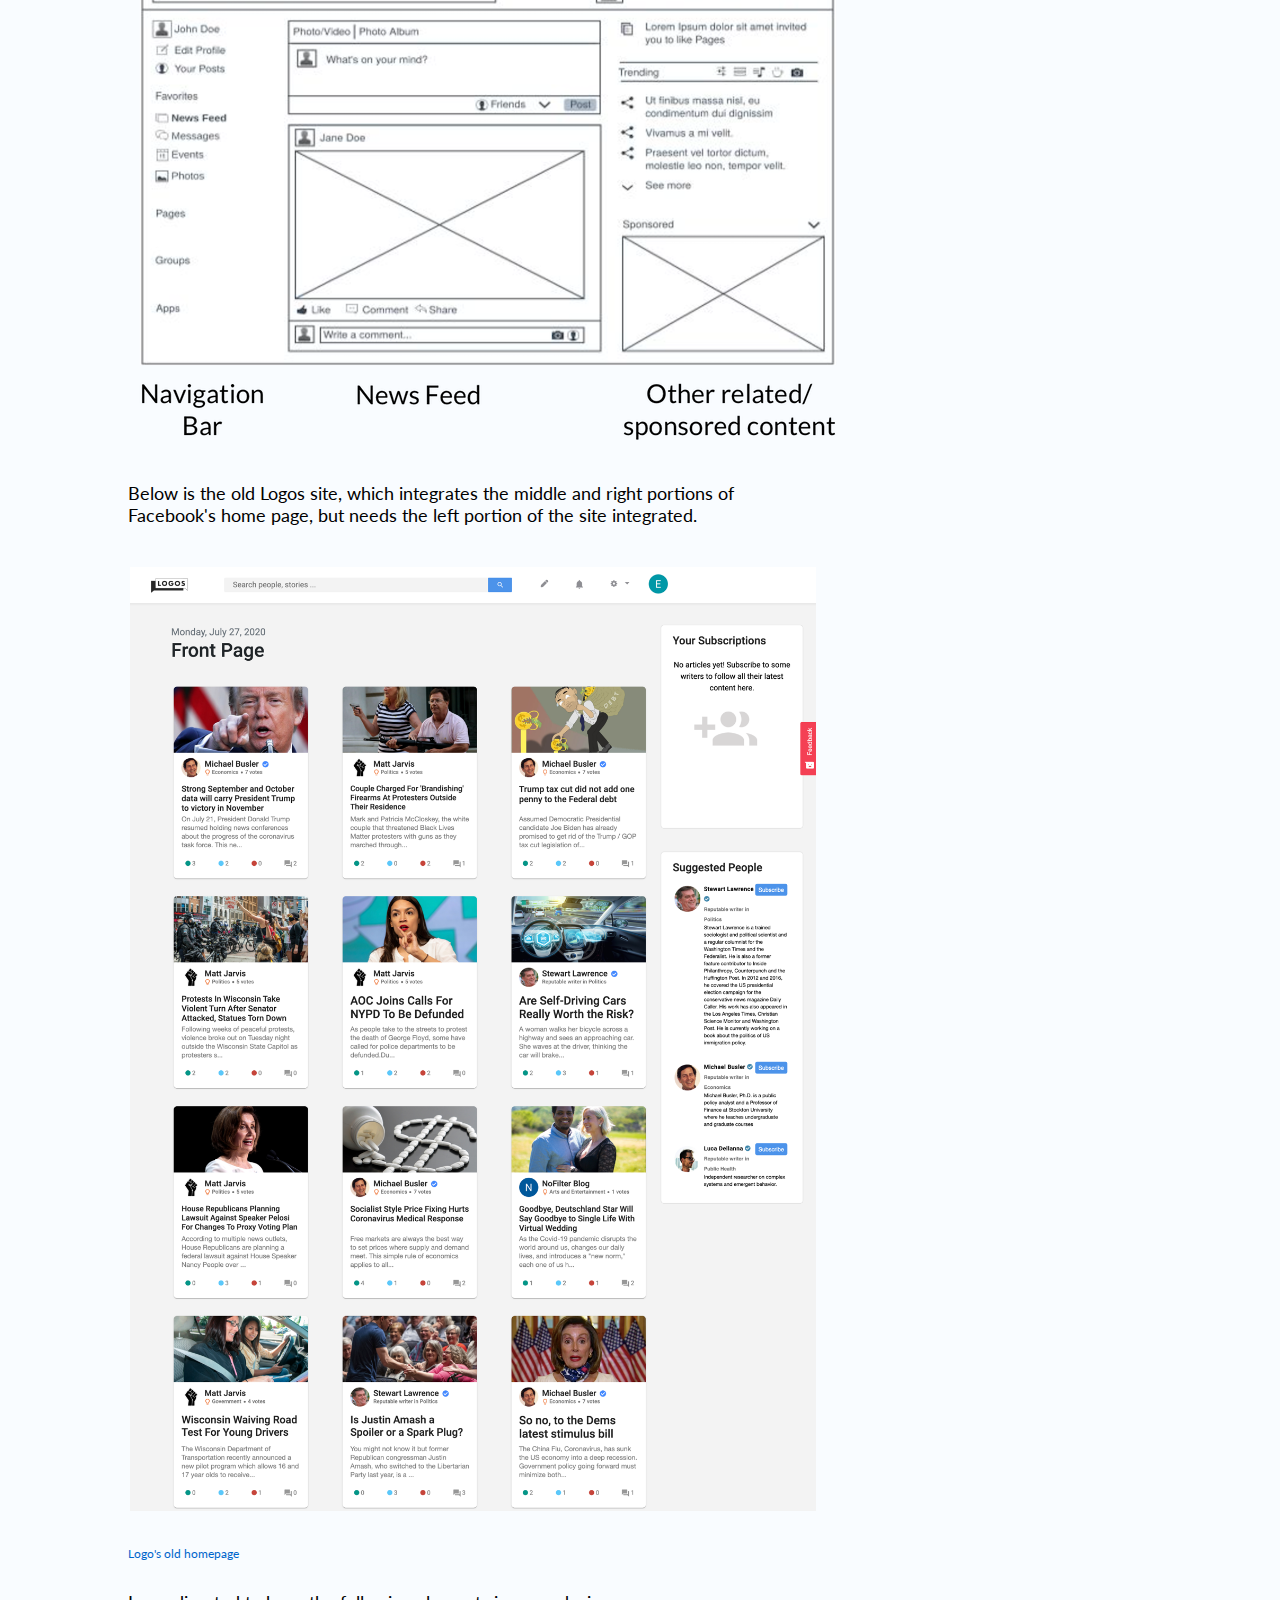
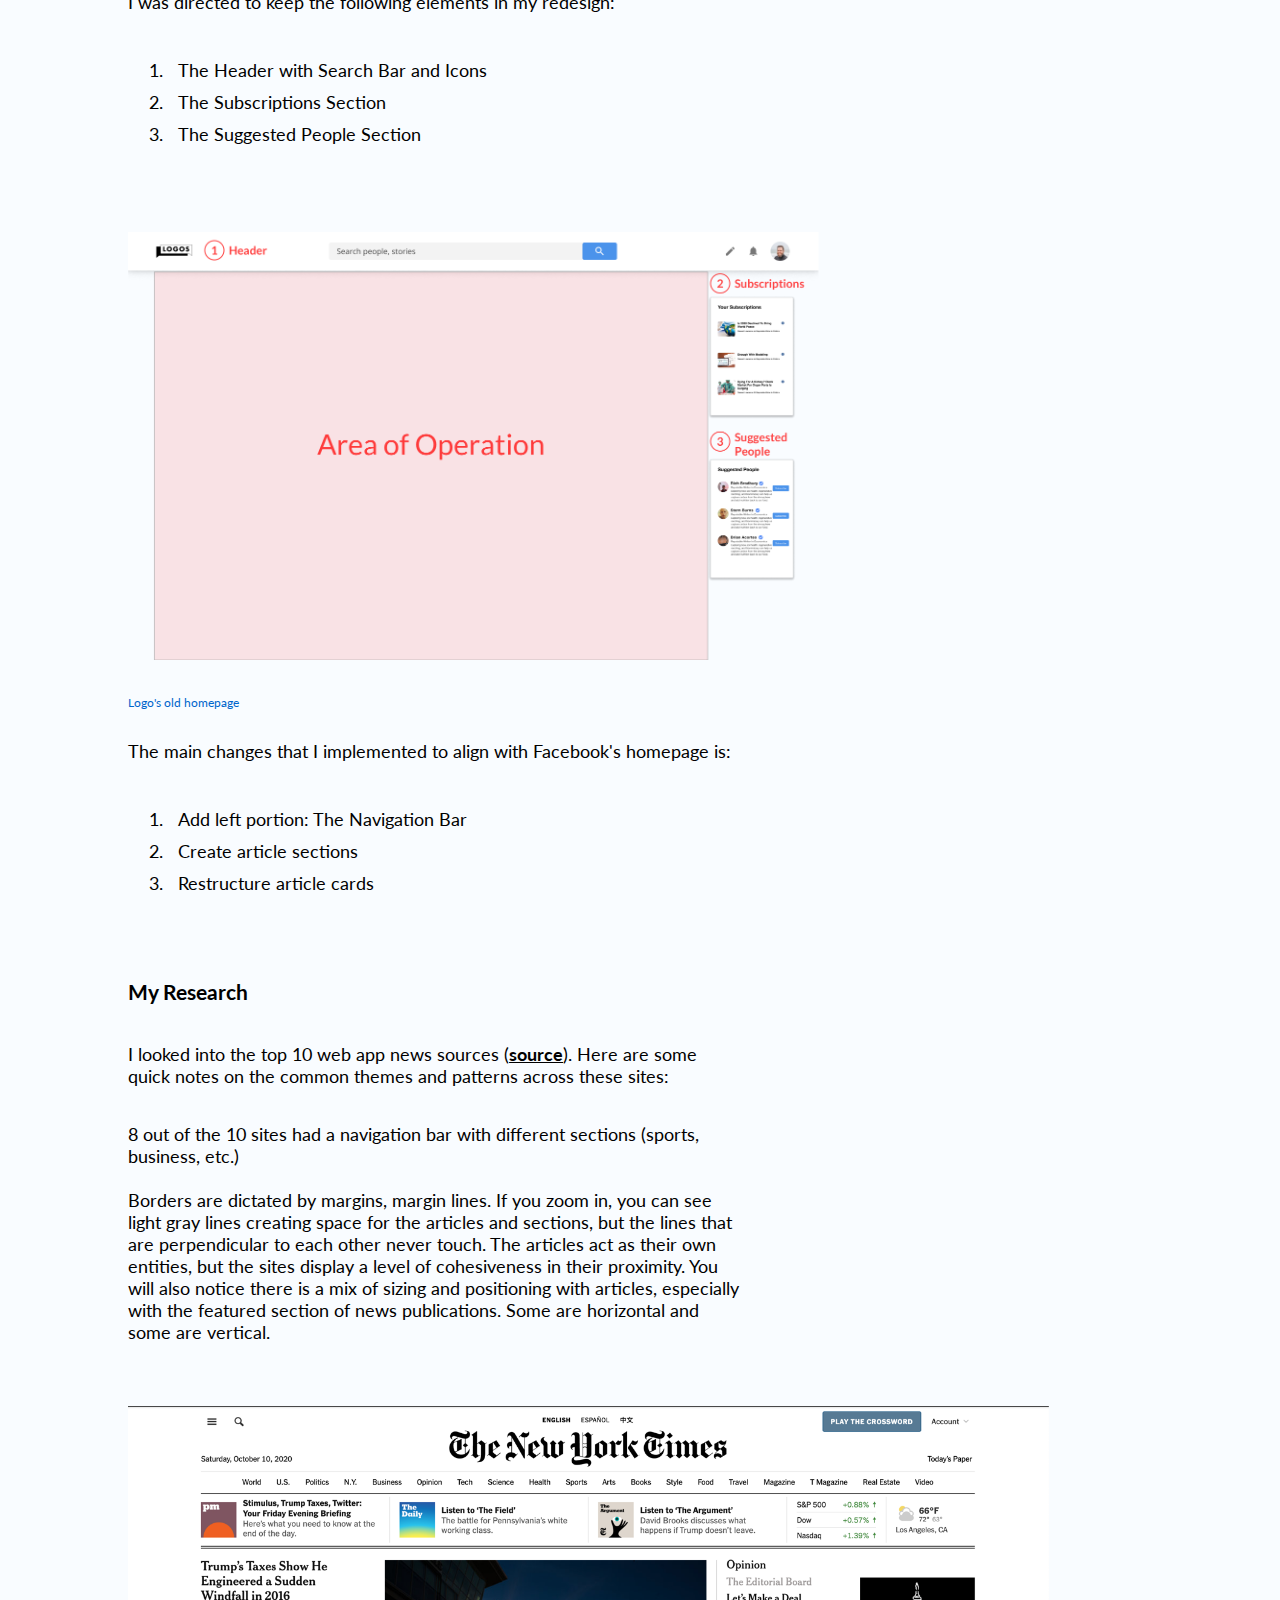
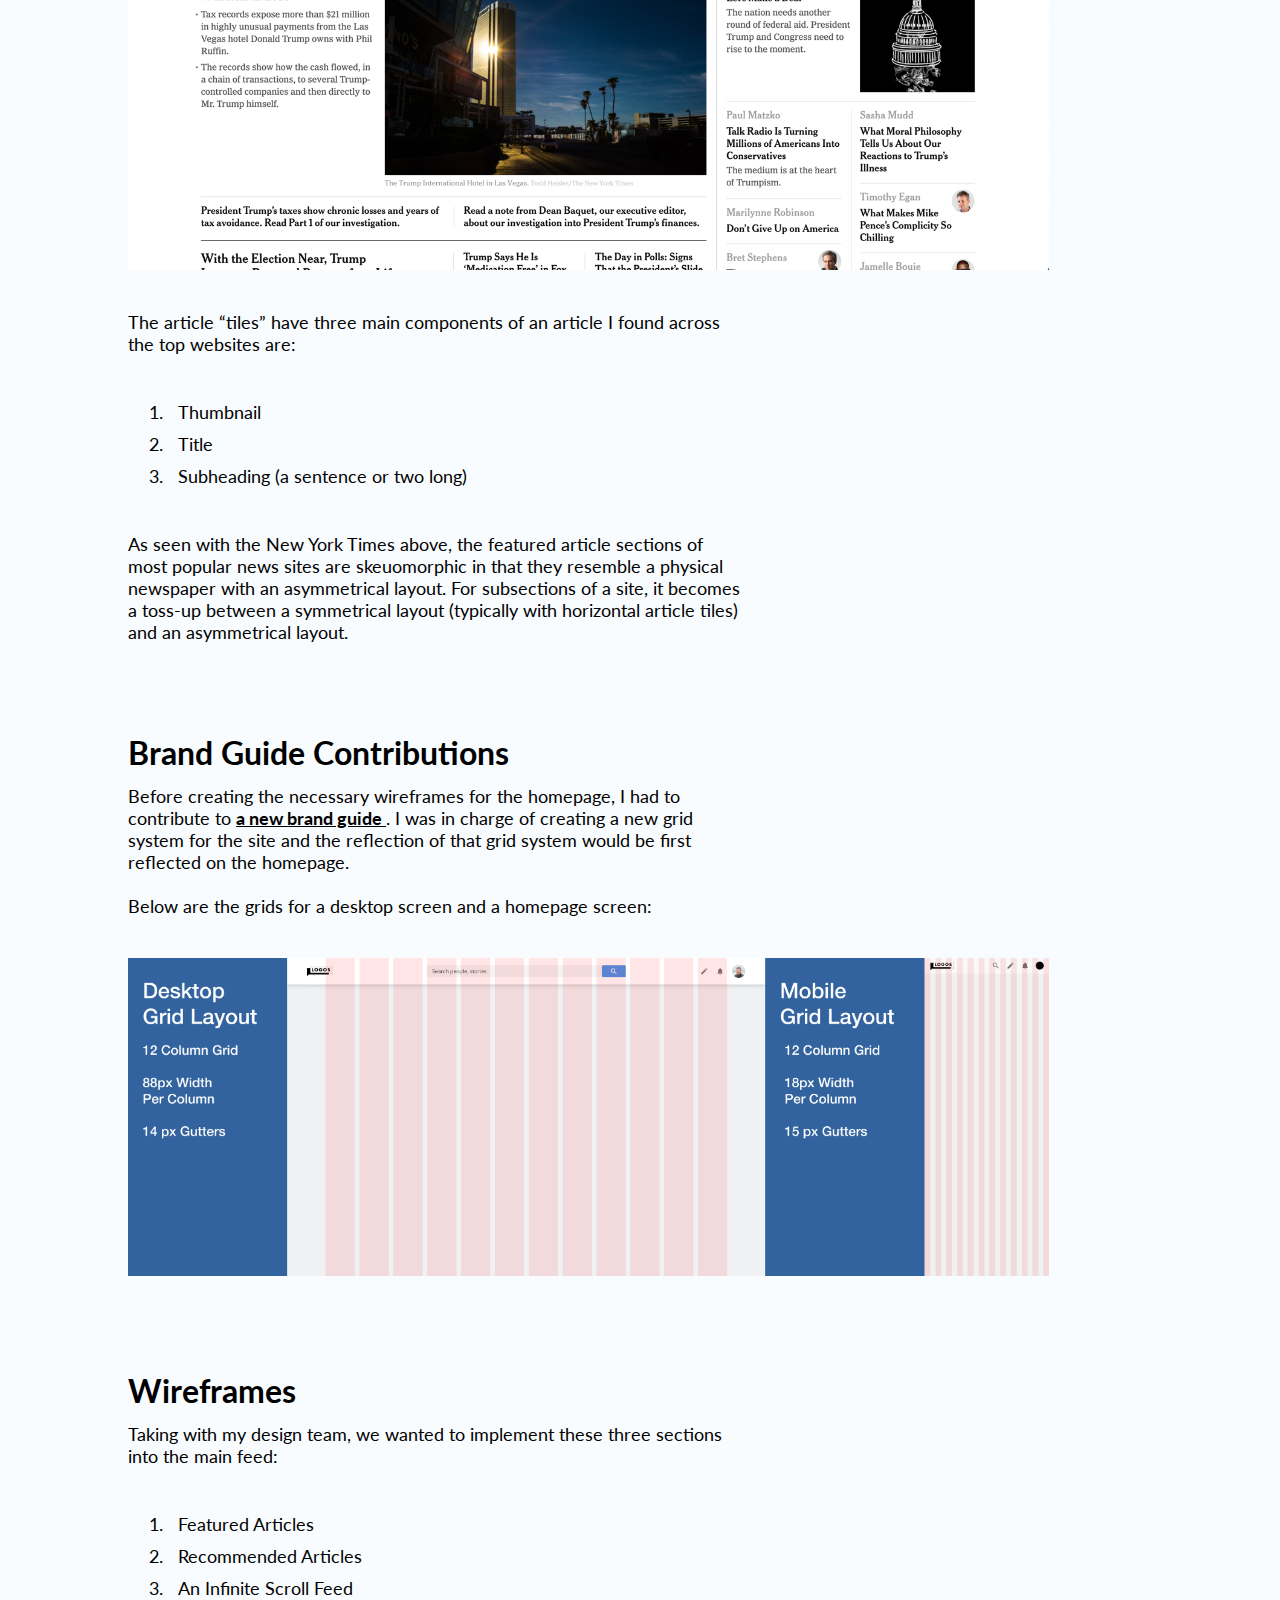
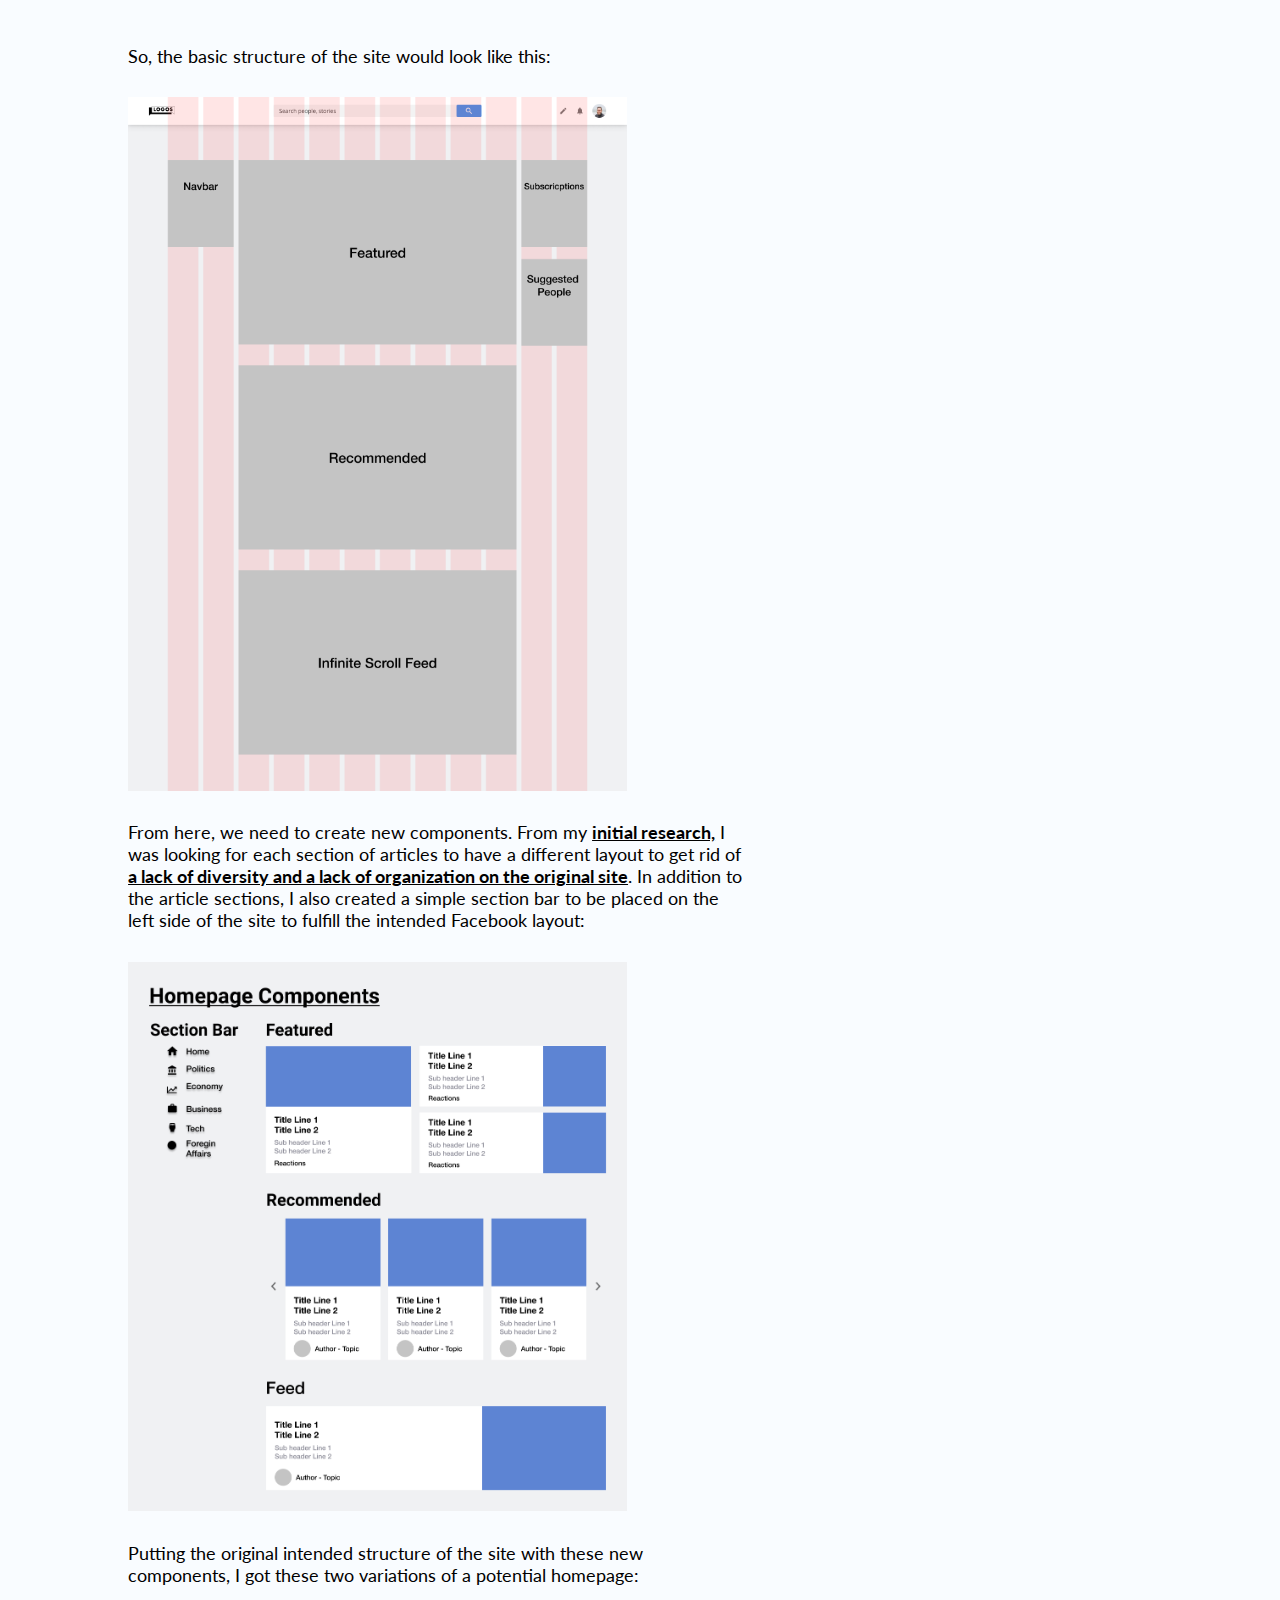
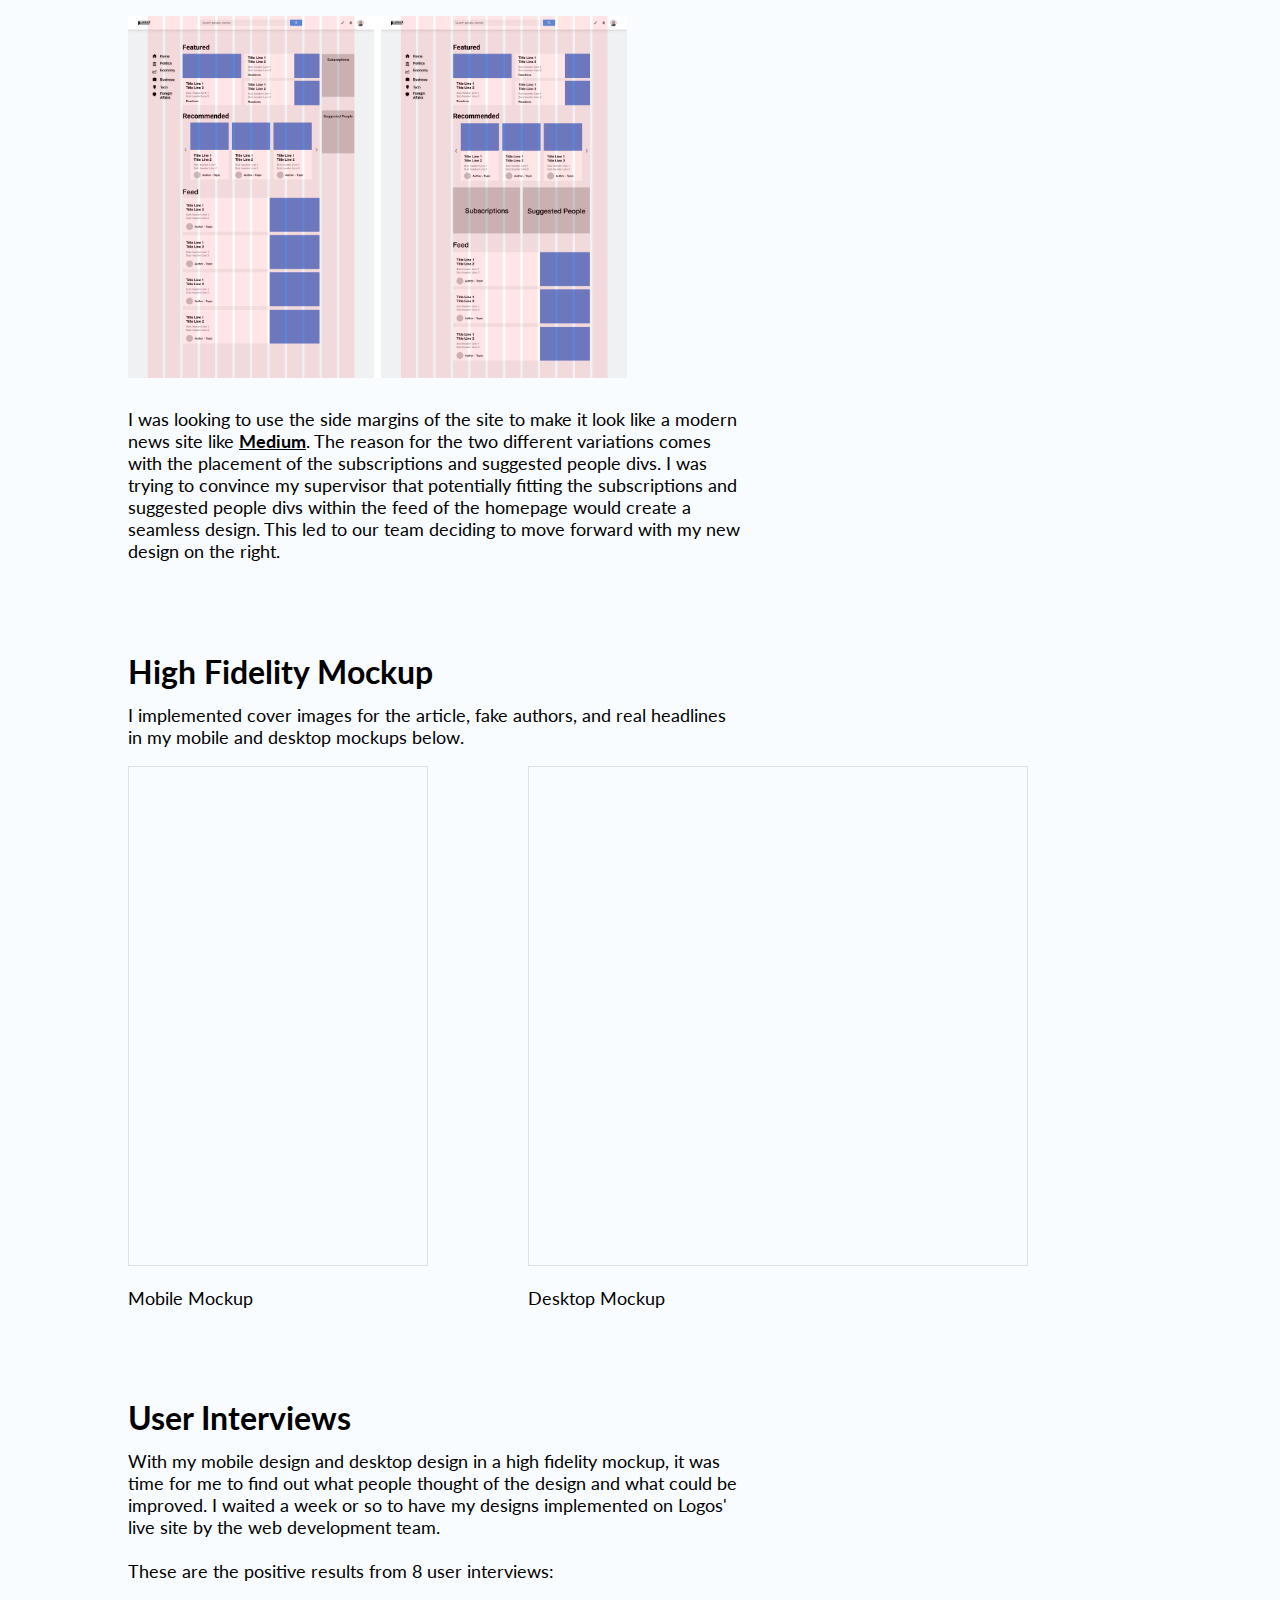
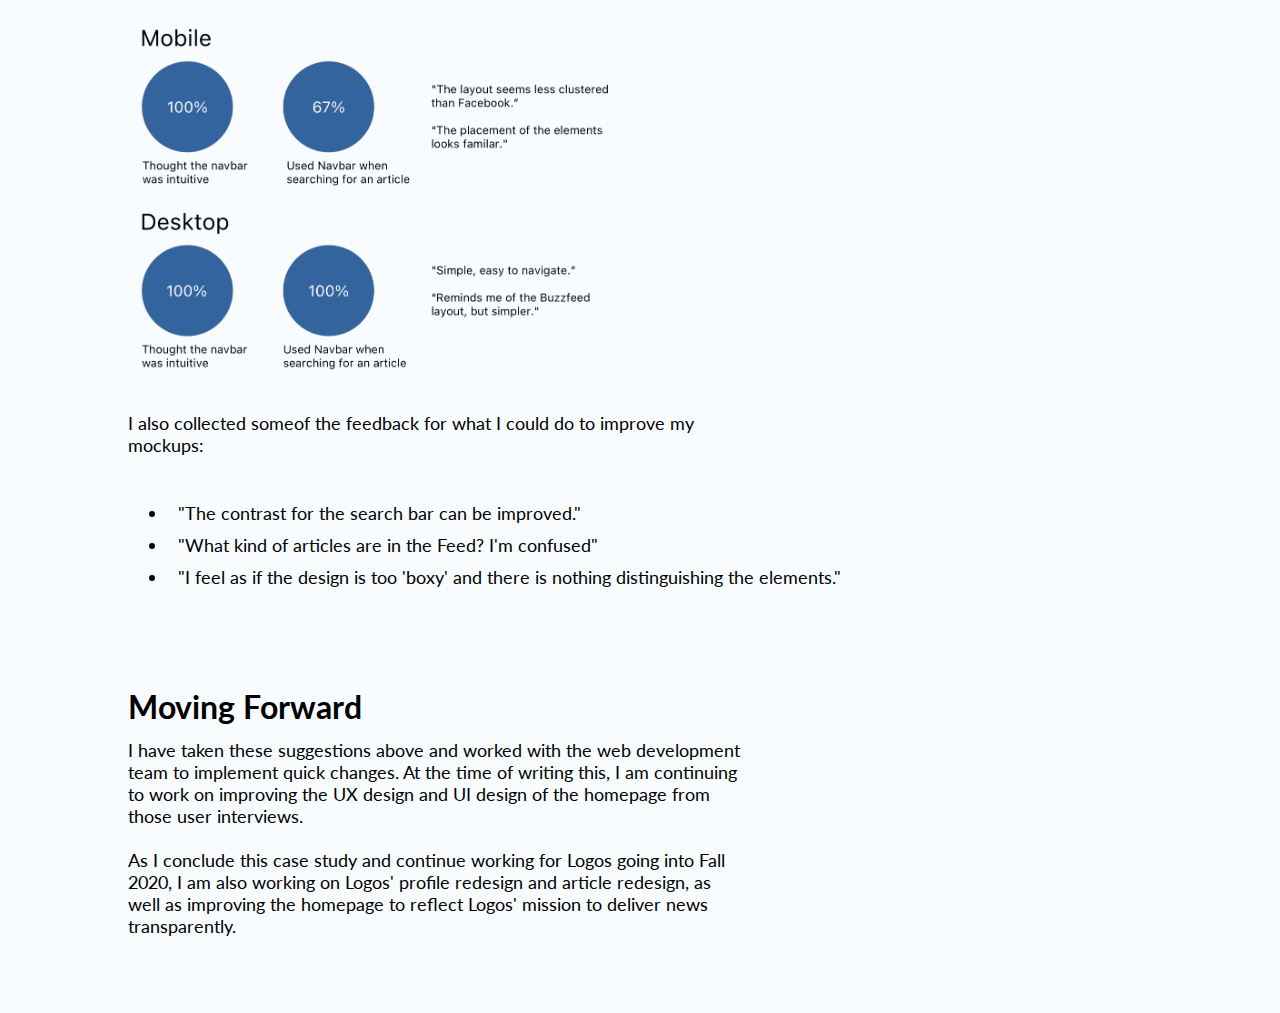
<file: Logos.html>
<!DOCTYPE html>
<html>
   <head>
      <meta charset="UTF-8">
      <meta name="viewport" content="width=device-width, initial-scale=1.0">
      <meta property="og:title" content="Logos | Eric Siegel's UX Portfolio" />
      <meta property="og:image" content="logoii.png" />
      <meta property="og:url" content="http://siegelux.com" />
      <link rel="shortcut icon" href="tab_icon.png" type="image/png">
      <title>Logos | Eric Siegel's UX Portfolio</title>
      <link rel="stylesheet" href="Logos.css">
      <script src="navbar.js"></script>
   </head>
   <body>
      <div id="top_container">
         <nav class="flexmenu">
            <div class="flex">
               <img id="logo" src="logoii.png" style="cursor: pointer;" onclick="window.location='index.html';">
               <div class="menu">
                  <a href="about.html">About</a>
               </div>
               <div class="menu">
                  <a href="Resume.pdf" target="_blank">Resume</a>
               </div>
               <div class="menu">
                  <a href="connect.html">Connect</a>
               </div>
               <div class="mobile-menu">
                  <span class="menu-icon open">&#x2261;</span>
                  <span class="menu-icon close">&#x2715;</span>
               </div>
            </div>
         </nav>
      </div>
      <div id="top">
         <div id="Cover_Photo">
            <a>
            <img src="logos_cover.png">
            </a>
         </div>
         <div id = "Statement">
            <span style="font-size: 20px;">
               <span style="font-weight:bold">Logos</span>
               Redesigning the homepage/main feed for a startup news organization.
            </span>
         </div>
      </div>
      <div id="work">
         <div id="gallery">
            <div class="column_section">
               <span style="text-decoration: underline;">Duration</span>
               <div class="work_item">
                  July 2020 - Present
               </div>
            </div>
            <div class="column_section">
               <span style="text-decoration: underline;">Role</span>
               <div class="work_item">
                  UX/UI Designer, UX Researcher
               </div>
            </div>
            <div class="column_section">
               <span style="text-decoration: underline;">Tools</span>
               <div class="work_item">
                  Figma
               </div>
            </div>
            <div class="column_section">
               <span style="text-decoration: underline;">Platform</span>
               <div class="work_item">
                  Responsive Web App
               </div>
            </div>
            <div class="column_section">
               <span style="text-decoration: underline;">Team</span>
               <div class="work_item">
                  5
               </div>
            </div>
         </div>
      </div>
      <div class="content">
         <h1>Introduction</h1>
         <div class = "content_statement">
            <p> 
               <a href="https://logosnews.tech/" target="_blank">Logos</a> is a decentralized news platform for the new age of digital media. <br><br>
               I was brought on to the Logos design team to enhance the user experience of the main news feed. The CEO was looking for our team to conduct a complete redesign of the site. This involved building a new style guide for the site to use for our individual designs.
            </p>
         </div>
      </div>
      <div class="content">
         <h1>Problem Statement</h1>
         <div class = "content_statement">
            <p>After being onboarded with Logos and the design team, the problem statement became clear: How could I strike a balance between conventional design while showcasing Logos' innovative features?<br><br>
            	<span style="font-size:22px;font-weight:600;font-style:italic;color:#33639E">. </span>
            </p>
         </div>
      </div>
      <div class="content">
         <h1>Homepage Research</h1>
         <div class = "content_statement">
            <h3>Previous Research and Designs</h3>
            <p>Before coming on for the homepage redesign, I was given previous research and a live design of the site to work with. <br><br>

               From its inception, Logos has wanted to integrate elements of Facebook's home page layout into its own main feed. It's undeniable that Facebook has the ability to set trends. Below is a wireframe of the three-section layout for Facebook's home page.
            </p>

               <div id="content_pic">
                  <a>
                     <img src="Logos/fbhomepage.png">
                  </a> 
               </div>

               <p>Below is the old Logos site, which integrates the middle and right portions of Facebook's home page, but needs the left portion of the site integrated.</p>

               <div id="content_pic">
                  <a>
                     <img id="old_site" src="Logos/oldlogos.png" style="max-width: 75%;">
                  </a> 
                  <p>Logo's old homepage</p> 
               </div>
               <p>I was directed to keep the following elements in my redesign:
               	<ol>
                     <li>  The Header with Search Bar and Icons</li>
                     <li>  The Subscriptions Section </li>
                     <li>  The Suggested People Section</li>
                   </ol>
               </p>
                <div id="content_pic">
                  <a>
                     <img src="Logos/operation.png" style="max-width: 75%;">
                  </a> 
                  <p>Logo's old homepage</p> 
               </div>
               <p>The main changes that I implemented to align with Facebook's homepage is: 
                  <ol>
                     <li>  Add left portion: The Navigation Bar</li>
                     <li>  Create article sections </li>
                     <li>  Restructure article cards</li>
                   </ol>
               </p>



         </div>
         <div class = "content_statement" id="initial_research">
            <h3>My Research</h3>
         	<p>I looked into the top 10 web app news sources (<a href="https://www.agilitypr.com/resources/top-media-outlets/top-10-daily-american-newspapers/">source</a>). Here are some quick notes on the common themes and patterns across these sites: </p>
         	<p>
         		8 out of the 10 sites had a navigation bar with different sections (sports, business, etc.) <br><br>

         		Borders are dictated by margins, margin lines. If you zoom in, you can see light gray lines creating space for the articles and sections, but the lines that are perpendicular to each other never touch. The articles act as their own entities, but the sites display a level of cohesiveness in their proximity. You will also notice there is a mix of sizing and positioning with articles, especially with the featured section of news publications. Some are horizontal and some are vertical. <br><br>

         		<div id="content_pic">
            		<a>
            			<img src="Logos/news_research.png">
            		</a> 
         		</div>
			      <p>
            		The article “tiles” have three main components of an article I found across the top websites are:
               </p>
            		 <ol>
            		 	<li>  Thumbnail</li>
            		 	<li>  Title</li>
            		 	<li>  Subheading (a sentence or two long)</li>

            		 </ol>
            	<p>
            		 As seen with the New York Times above, the featured article sections of most popular news sites are skeuomorphic in that they resemble a physical newspaper with an asymmetrical layout. For subsections of a site, it becomes a toss-up between a symmetrical layout (typically with horizontal article tiles) and an asymmetrical layout.
               </p>

         </div>
      </div>

      <div class="content">
         <h1>Brand Guide Contributions</h1>
         <div class = "content_statement">
            <p>Before creating the necessary wireframes for the homepage, I had to contribute to <a href="https://www.chienchwu.com/logos-news-design-system.html"> a new brand guide </a>. I was in charge of creating a new grid system for the site and the reflection of that grid system would be first reflected on the homepage. <br><br>
            Below are the grids for a desktop screen and a homepage screen:
            </p>
            <div id="content_pic">
                  <a>
                     <img src="Logos/grid.png">
                  </a> 
               </div>
         </div>
      </div>

      <div class="content">
         <h1>Wireframes</h1>
         <div class = "content_statement">
            <p>Taking with my design team, we wanted to implement these three sections into the main feed: </p>
            <ol>
                  <li>  Featured Articles</li>
                  <li>  Recommended Articles</li>
                  <li>  An Infinite Scroll Feed</li>     
            </ol>
            <p>So, the basic structure of the site would look like this:</p>

            <div id="big_pic_plus">
                  <a>
                     <img src="Logos/wireframe_structure.png">
                  </a> 
            </div>
            <p>From here, we need to create new components. From my <a href="#initial_research">initial research,</a> I was looking for each section of articles to have a different layout to get rid of <a href="#old_site">a lack of diversity and a lack of organization on the original site</a>. In addition to the article sections, I also created a simple section bar to be placed on the left side of the site to fulfill the intended Facebook layout: </p>
            <div id="big_pic_plus">
                  <a>
                     <img src="Logos/new_comp.png">
                  </a> 
            </div>
            <p>Putting the original intended structure of the site with these new components, I got these two variations of a potential homepage:</p>
            <div id="big_pic_plus">
                   <a>
                     <img src="Logos/wireframe_vari.png">
                  </a> 
            </div>
            <p> I was looking to use the side margins of the site to make it look like a modern news site like <a href="medium.com" target="_blank">Medium</a>. The reason for the two different variations comes with the placement of the subscriptions and suggested people divs. I was trying to convince my supervisor that potentially fitting the subscriptions and suggested people divs within the feed of the homepage would create a seamless design. This led to our team deciding to move forward with my new design on the right. </p>
         </div>
      </div>
       <div class="content">
         <h1>High Fidelity Mockup</h1>
          <div class = "content_statement">
            <p>I implemented cover images for the article, fake authors, and real headlines in my mobile and desktop mockups below.</p>
            <div id="prototypes">
               <div id="big_pic_plus" style="flex-direction: column;">
                     <a>
                        <iframe id="mobile" style="border: 1px solid rgba(0, 0, 0, 0.1);" src="https://www.figma.com/embed?embed_host=share&url=https%3A%2F%2Fwww.figma.com%2Fproto%2FBbsolGtI3bZ7JSX6Z4HKLD%2FLogo-s-Portfolio%3Fnode-id%3D15%253A534%26viewport%3D1142%252C1016%252C0.6061676144599915%26scaling%3Dscale-down-width" allowfullscreen></iframe>
                     </a> 
                     <p style="font-size: 18px;">Mobile Mockup</p>
               </div>

               <div id="big_pic_plus" style="flex-direction: column;">
                     <a>
                        <iframe id="desktop" style="border: 1px solid rgba(0, 0, 0, 0.1);" src="https://www.figma.com/embed?embed_host=share&url=https%3A%2F%2Fwww.figma.com%2Fproto%2FBbsolGtI3bZ7JSX6Z4HKLD%2FLogo-s-Portfolio%3Fnode-id%3D8%253A196%26viewport%3D865%252C1025%252C0.6061676144599915%26scaling%3Dscale-down-width" allowfullscreen></iframe>
                     </a> 
                     <p id="prototype_dekstopP">Desktop Mockup</p>
               </div>
            </div>
         </div>
      </div>
      <div class="content">
         <h1>User Interviews</h1>
         <div class = "content_statement">
            <p>With my mobile design and desktop design in a high fidelity mockup, it was time for me to find out what people thought of the design and what could be improved. I waited a week or so to have my designs implemented on Logos' live site by the web development team.<br><br>

            These are the positive results from 8 user interviews:<br>
            </p>
            <div id="big_pic_plus">
                  <a>
                     <img src="Logos/results.png">
                  </a> 
            </div>
               <p>I also collected someof the feedback for what I could do to improve my mockups:</p>
                <ul>
                  <li>  "The contrast for the search bar can be improved."</li>
                  <li>  "What kind of articles are in the Feed? I'm confused"</li>
                  <li>  "I feel as if the design is too 'boxy' and there is nothing distinguishing the elements."</li>     
               </ul>
            </div>
         </div>
         <div class="content">
            <h1>Moving Forward</h1>
            <div class = "content_statement">
               <p>I have taken these suggestions above and worked with the web development team to implement quick changes. At the time of writing this, I am continuing to work on improving the UX design and UI design of the homepage from those user interviews. <br><br>
               As I conclude this case study and continue working for Logos going into Fall 2020, I am also working on Logos' profile redesign and article redesign, as well as improving the homepage to reflect Logos' mission to deliver news transparently.</p>
            </div>
            <div style="margin-bottom: 50px"></div>
         </div>
      </div>
   </body>
</html>
</file>
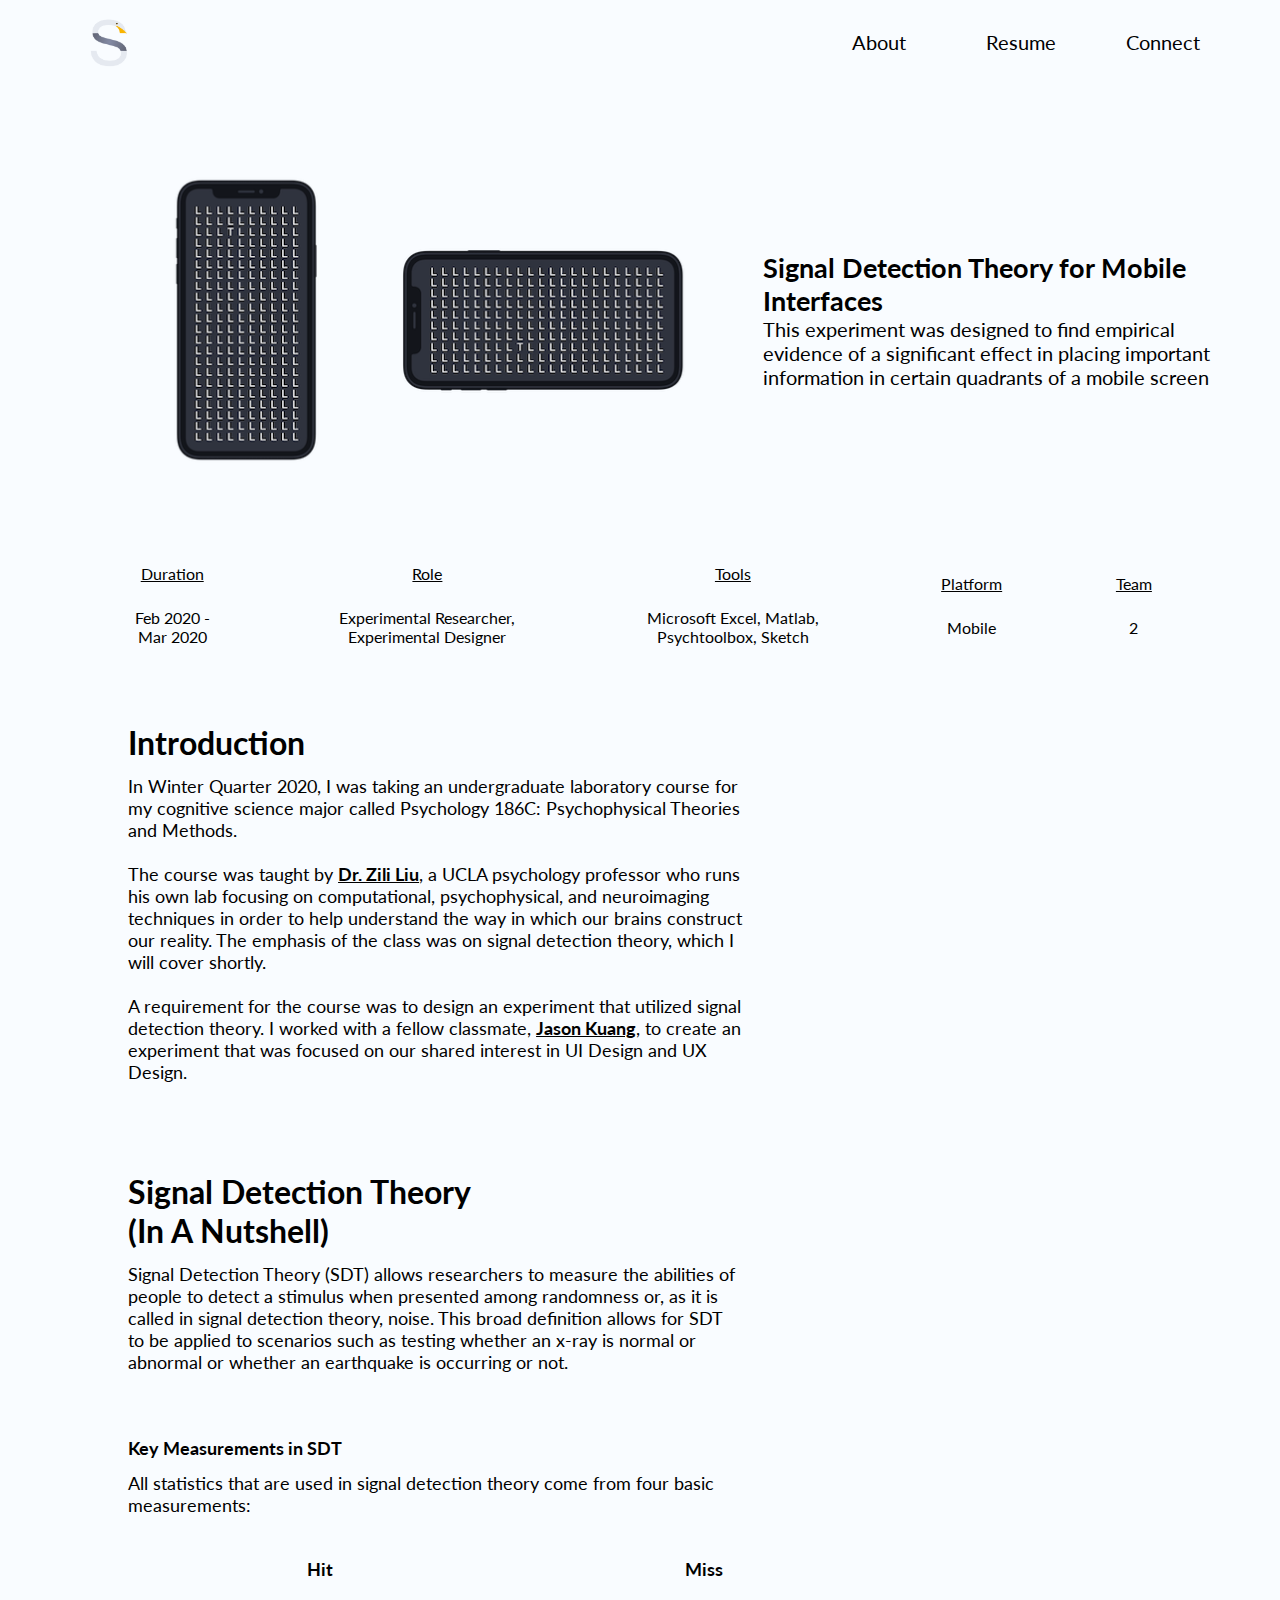
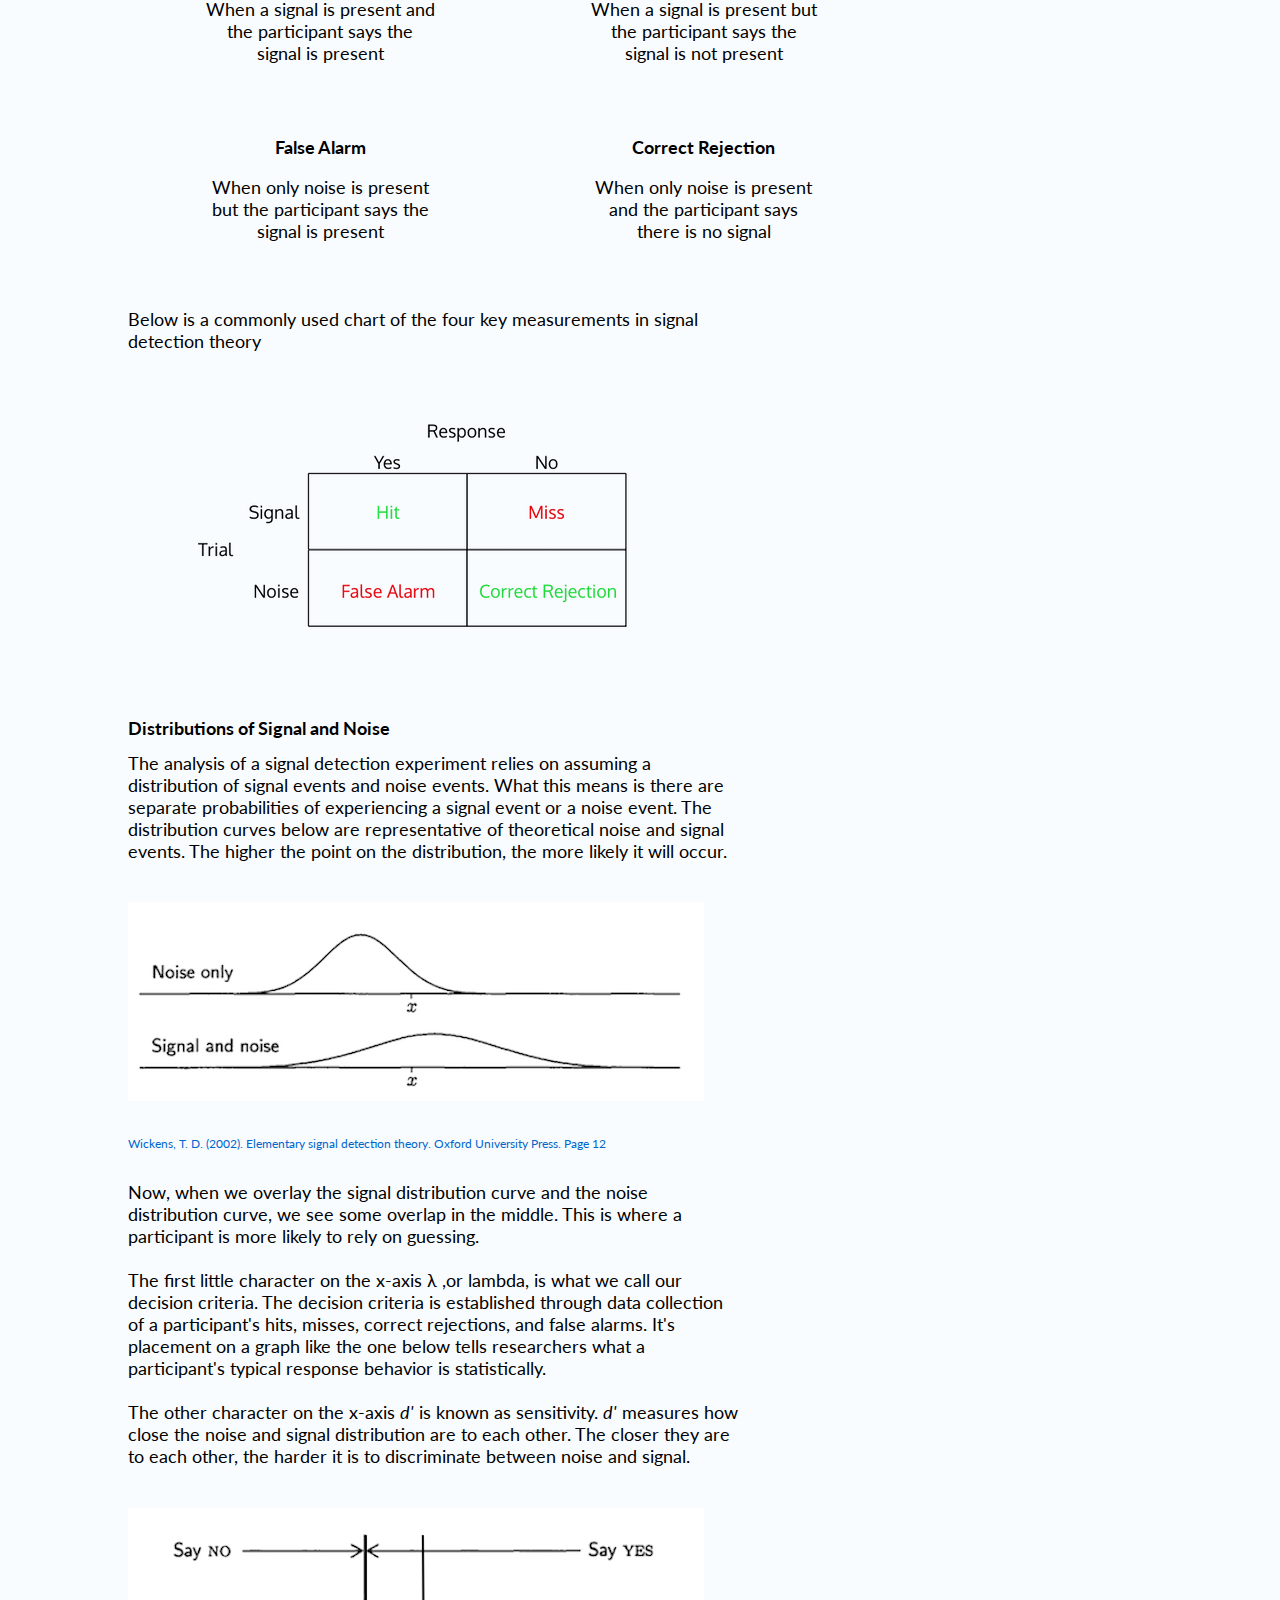
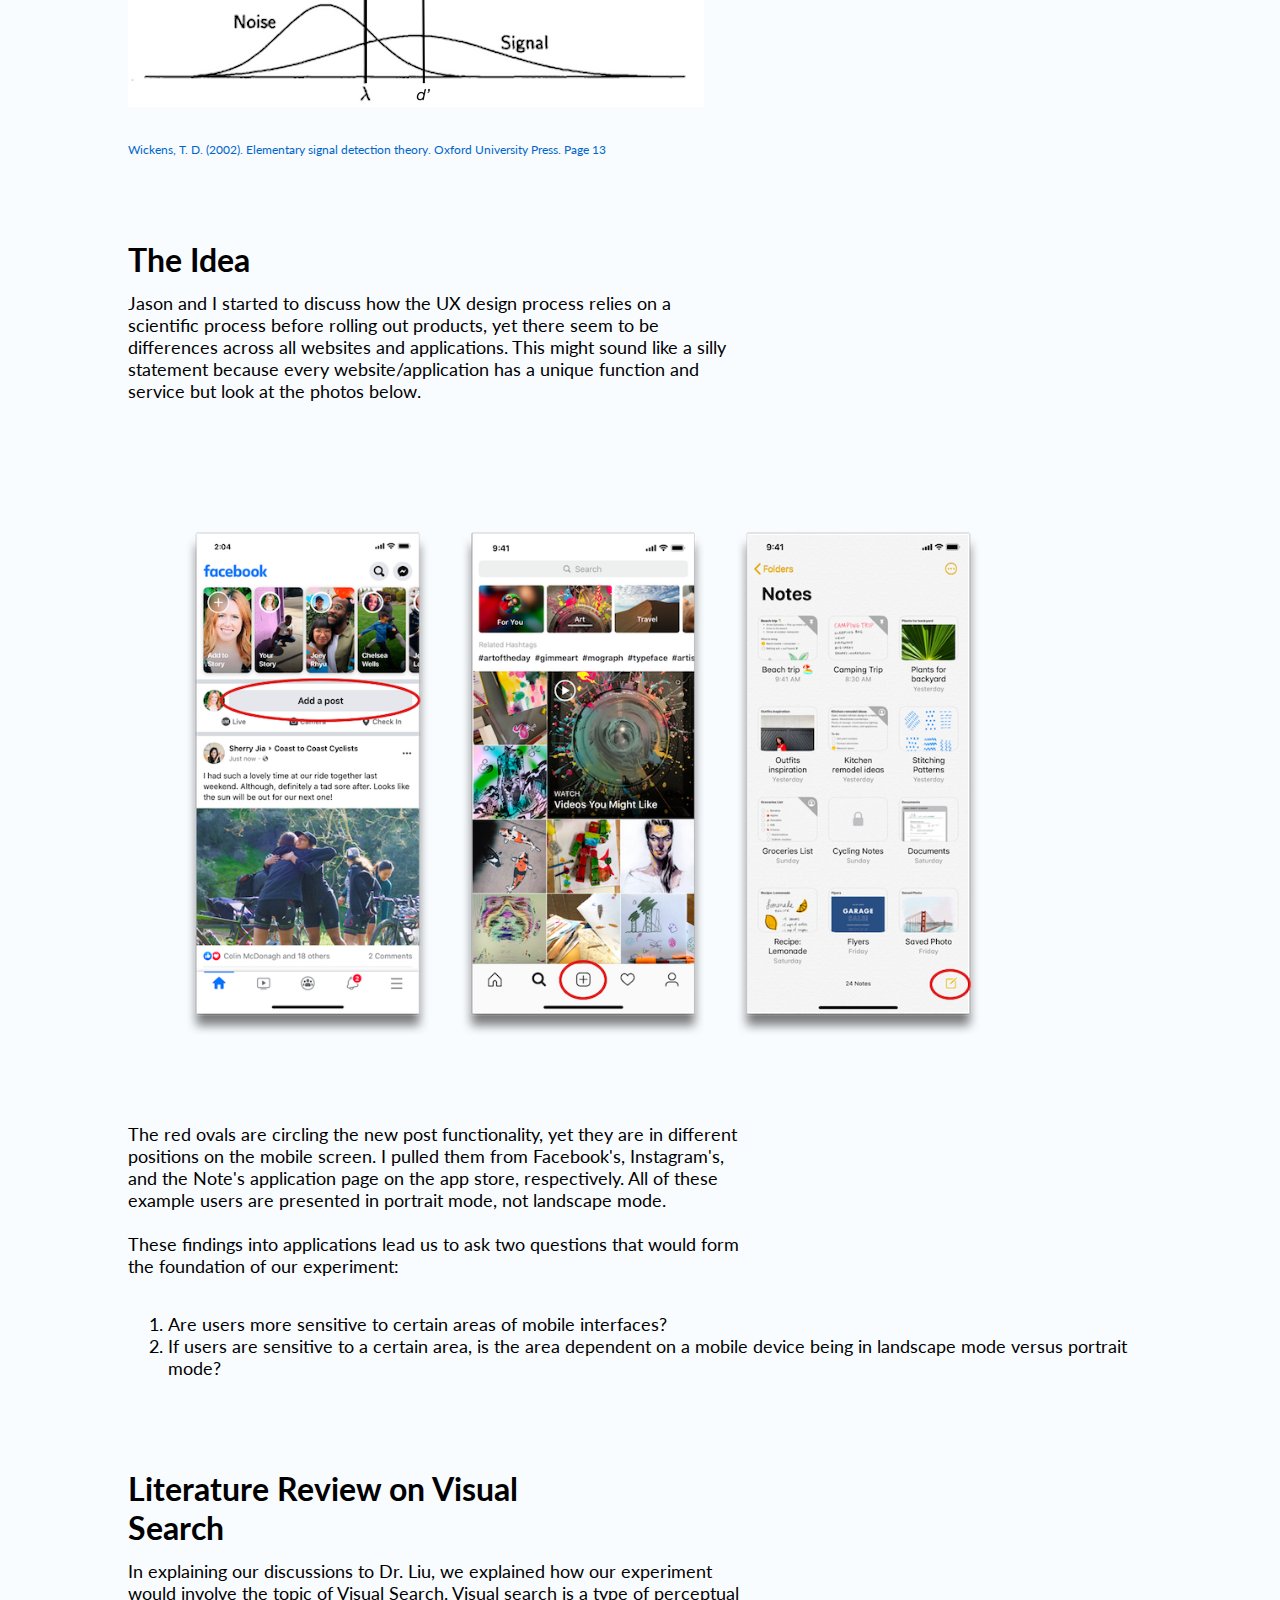
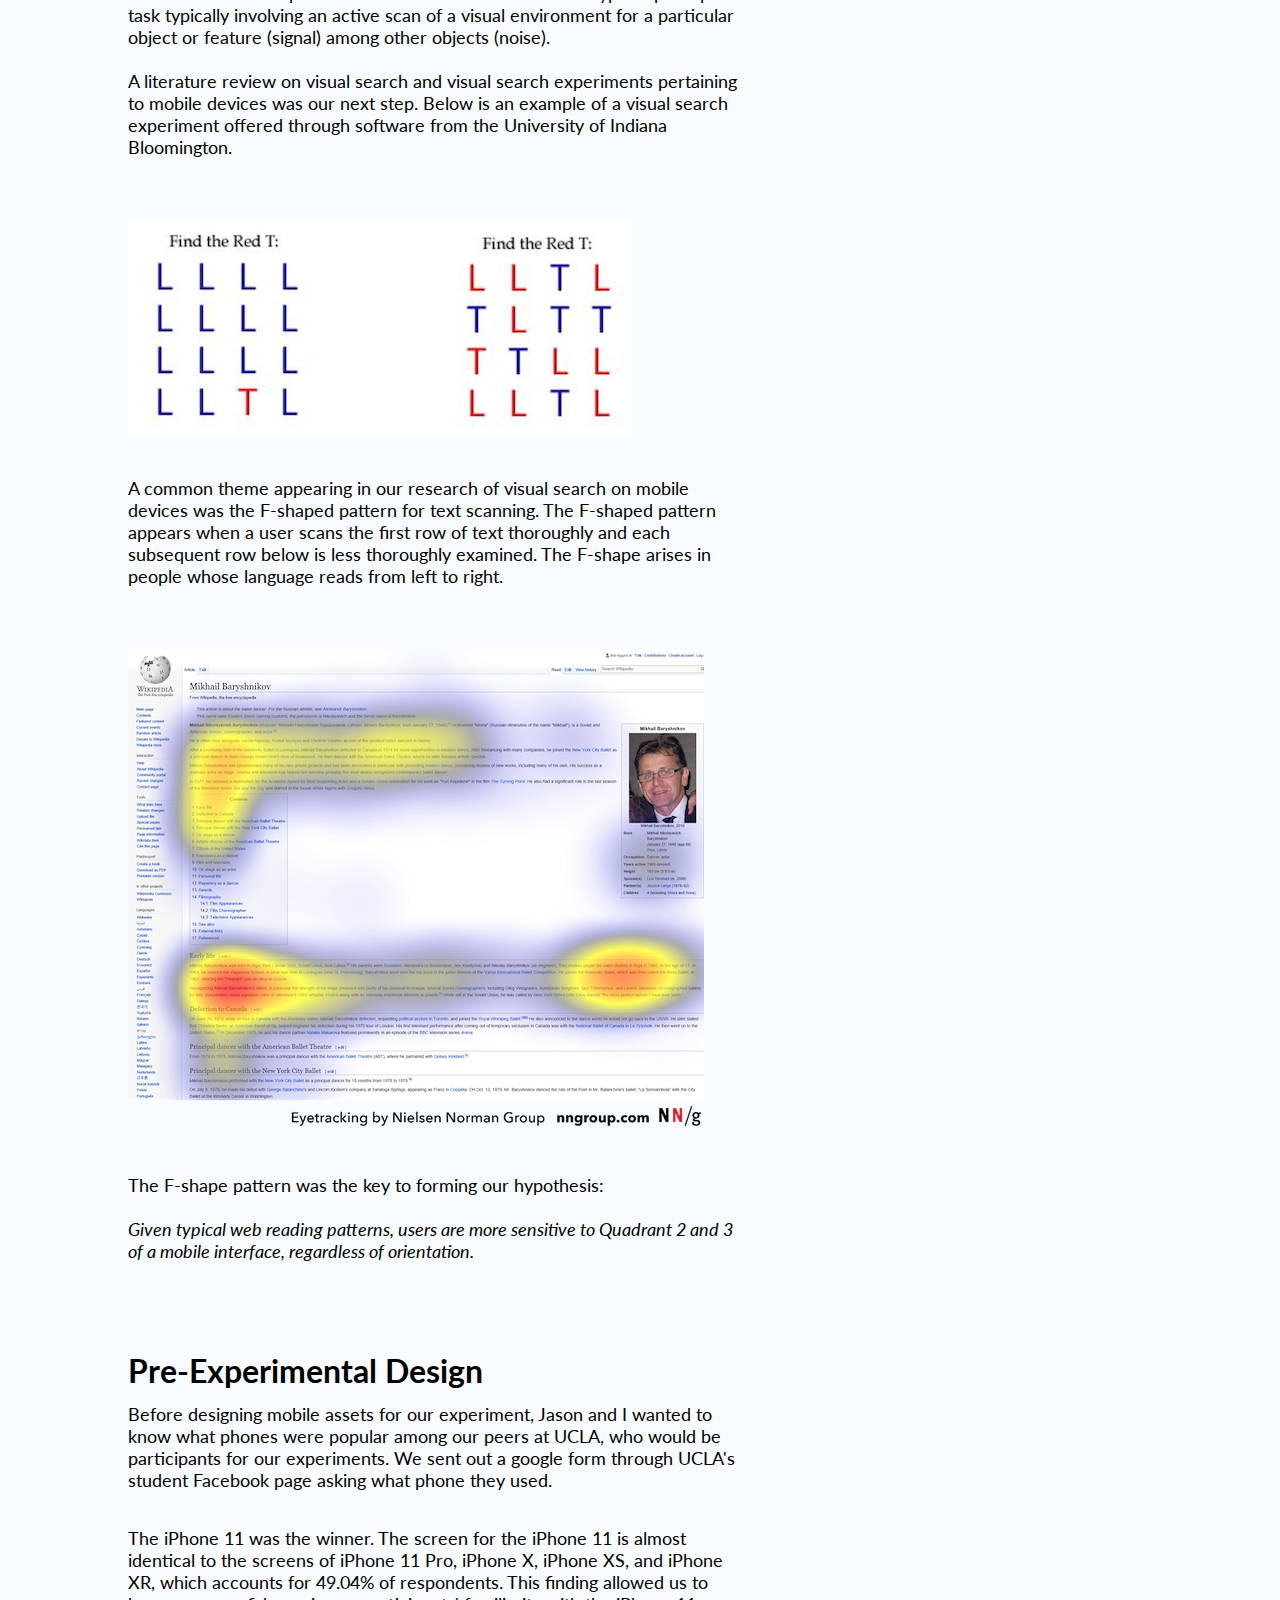
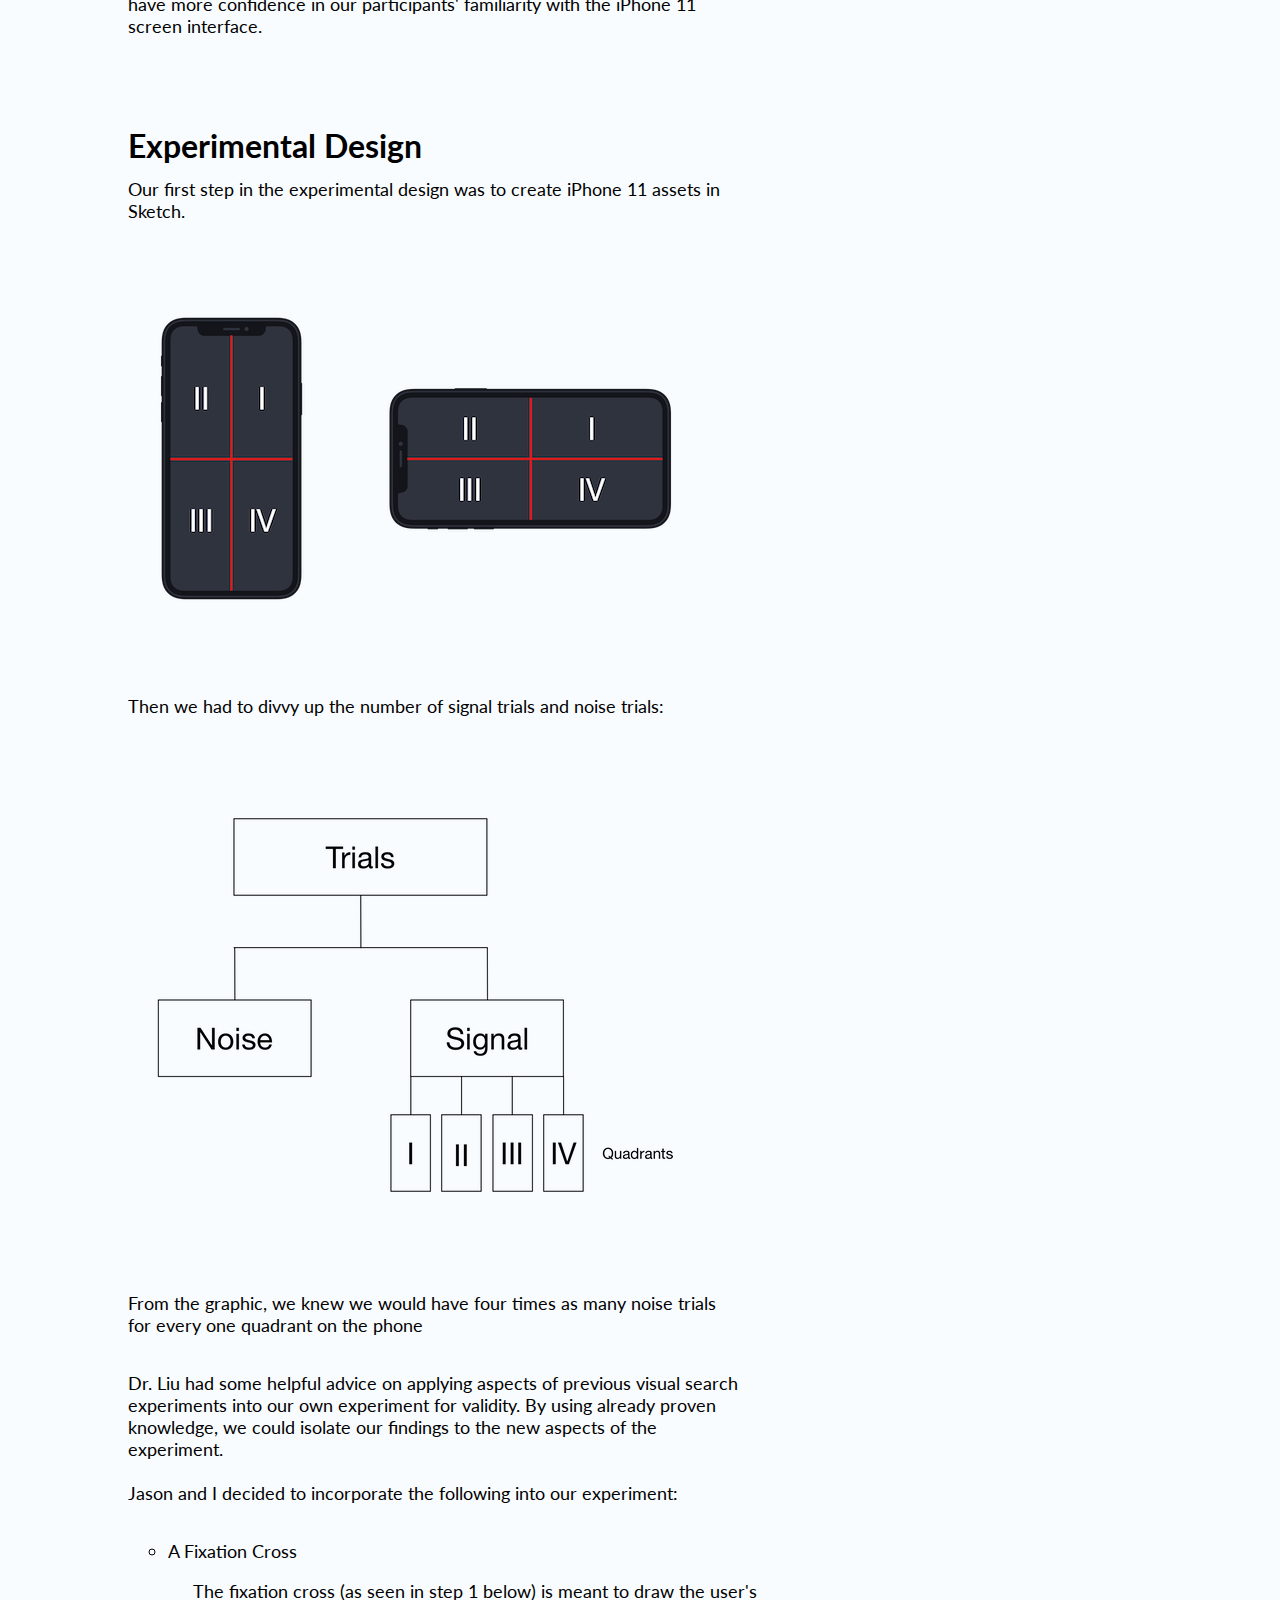
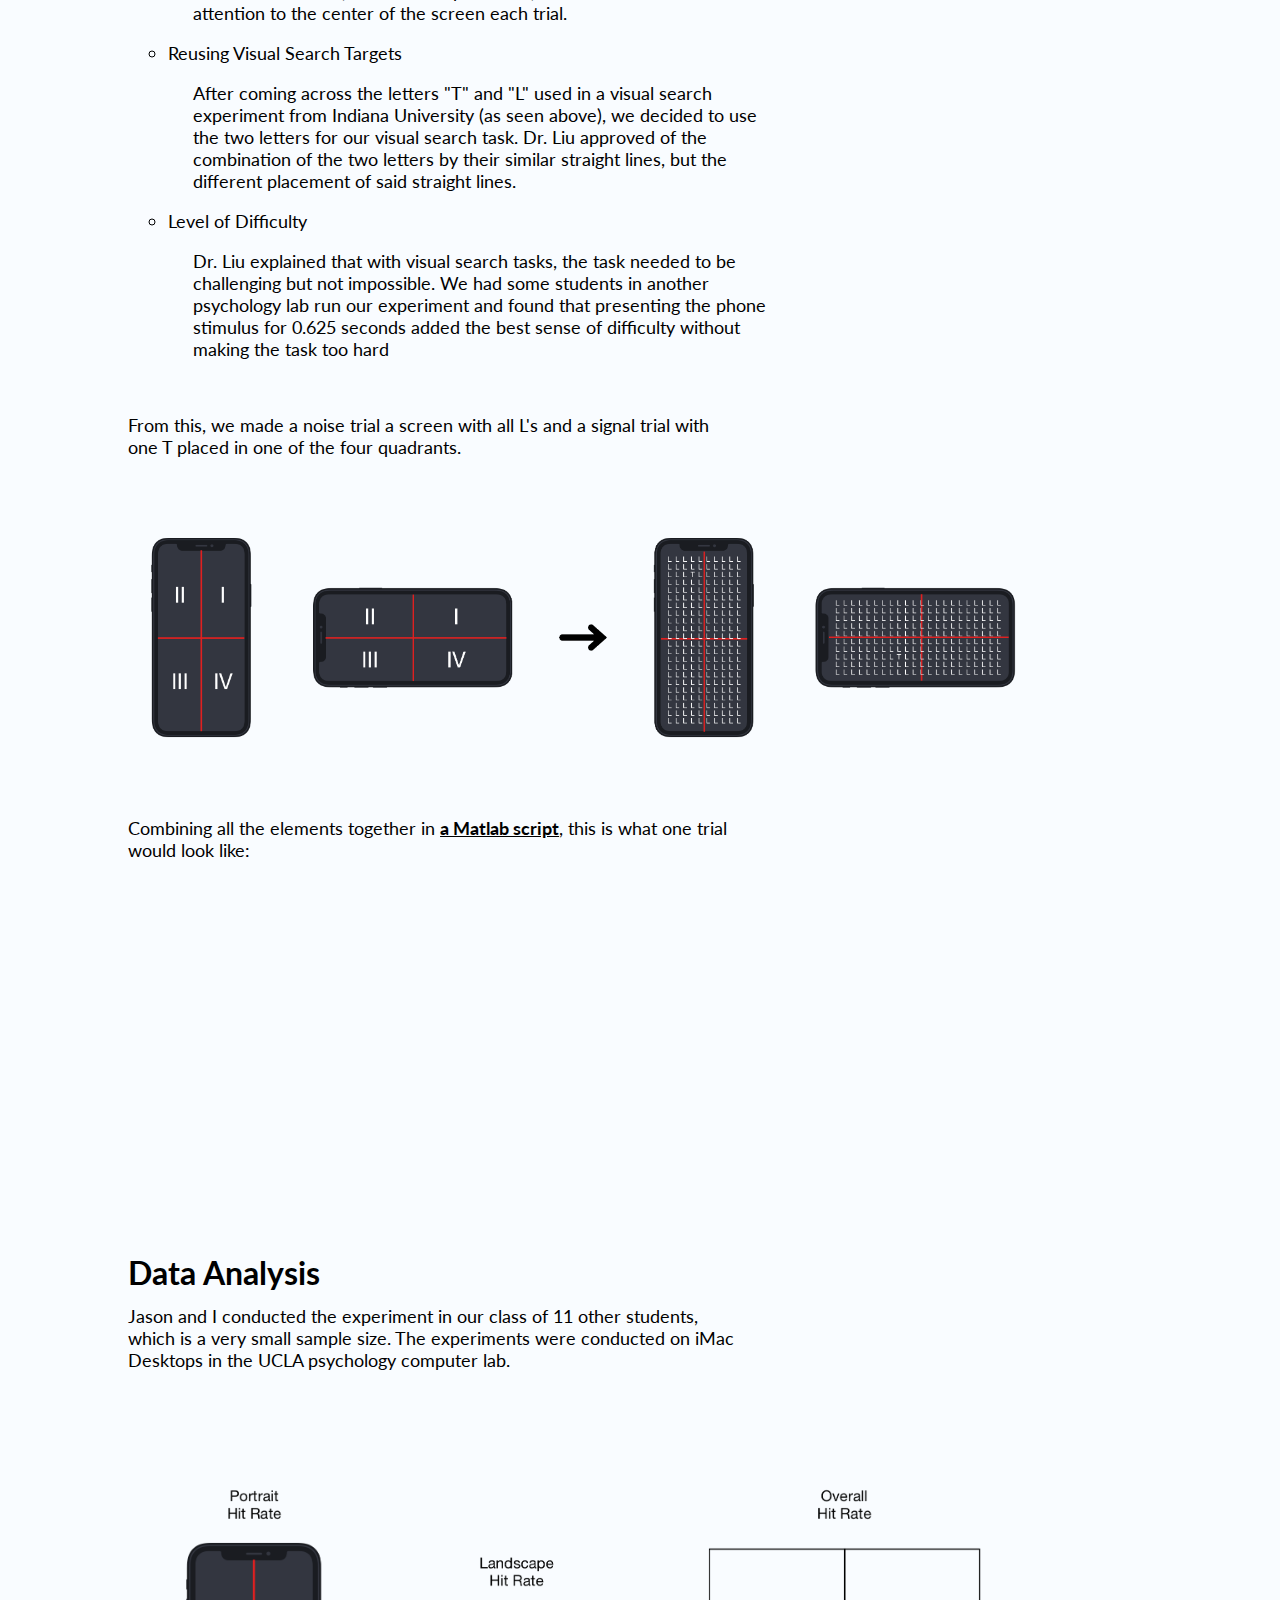
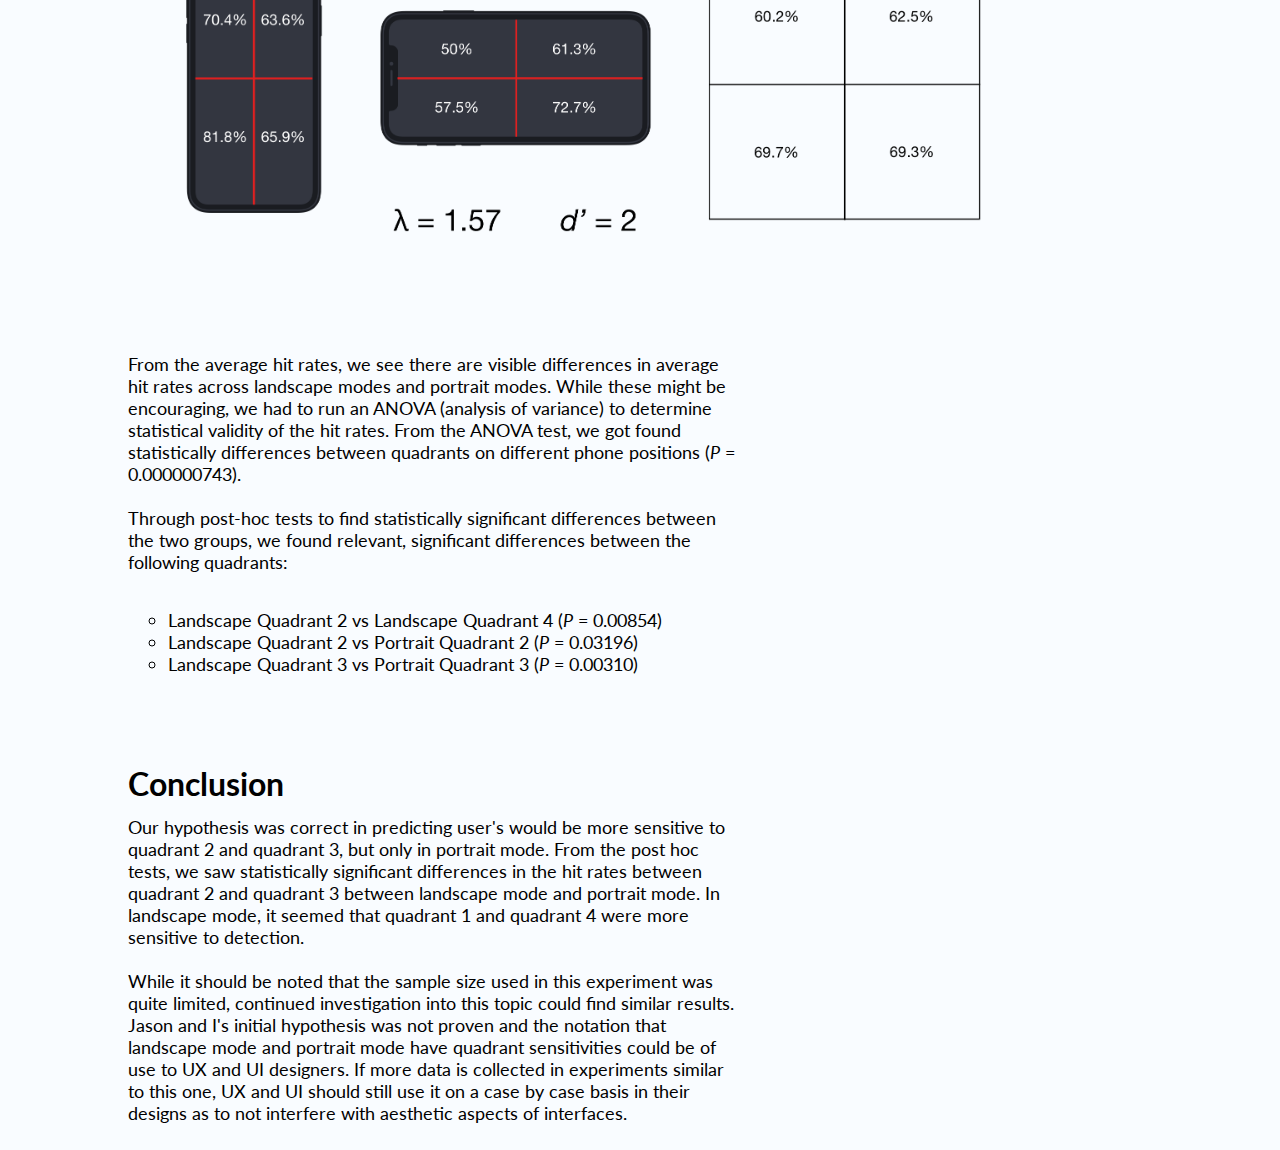
<file: SDT.html>
<!DOCTYPE html>
<html>
   <head>
      <meta charset="UTF-8">
      <meta name="viewport" content="width=device-width, initial-scale=1.0">
      <meta property="og:title" content="SDT | Eric Siegel's UX Portfolio" />
      <meta property="og:image" content="logoii.png" />
      <meta property="og:url" content="http://siegelux.com" />
      <link rel="shortcut icon" href="tab_icon.png" type="image/png">
      <title>SDT | Eric Siegel's UX Portfolio</title>
      <link rel="stylesheet" href="SDT.css">
      <script src="navbar.js"></script>
      <script type="text/javascript">
         window.heap=window.heap||[],heap.load=function(e,t){window.heap.appid=e,window.heap.config=t=t||{};var r=document.createElement("script");r.type="text/javascript",r.async=!0,r.src="https://cdn.heapanalytics.com/js/heap-"+e+".js";var a=document.getElementsByTagName("script")[0];a.parentNode.insertBefore(r,a);for(var n=function(e){return function(){heap.push([e].concat(Array.prototype.slice.call(arguments,0)))}},p=["addEventProperties","addUserProperties","clearEventProperties","identify","resetIdentity","removeEventProperty","setEventProperties","track","unsetEventProperty"],o=0;o<p.length;o++)heap[p[o]]=n(p[o])};
         heap.load("653142913");
      </script>
   </head>
   <body>
      <div id="top_container">
         <nav class="flexmenu">
            <div class="flex">
               <img id="logo" src="logoii.png" style="cursor: pointer;" onclick="window.location='index.html';">
               <div class="menu">
                  <a href="about.html">About</a>
               </div>
               <div class="menu">
                  <a href="Resume.pdf" target="_blank">Resume</a>
               </div>
               <div class="menu">
                  <a href="connect.html">Connect</a>
               </div>
               <div class="mobile-menu">
                  <span class="menu-icon open">&#x2261;</span>
                  <span class="menu-icon close">&#x2715;</span>
               </div>
            </div>
         </nav>
      </div>
      <div id="top">
         <div id="Cover_Photo">
            <a href="sdt.png">
            <img src="SDT/sdt.png">
            </a>
         </div>
         <div id = "Statement">
            <span style="font-size: 20px;">
            <span style="font-weight: bold;">Signal Detection Theory for Mobile Interfaces</span>
            This experiment was designed to find empirical evidence of a significant effect in placing important information in certain quadrants of a mobile screen</span>
         </div>
      </div>
      <div id="work">
         <div id="gallery">
            <div class="column_section">
               <span style="text-decoration: underline;">Duration</span>
               <div class="work_item">
                  Feb 2020 - Mar 2020 
               </div>
            </div>
            <div class="column_section">
               <span style="text-decoration: underline;">Role</span>
               <div class="work_item">
                  Experimental Researcher, Experimental Designer
               </div>
            </div>
            <div class="column_section">
               <span style="text-decoration: underline;">Tools</span>
               <div class="work_item">
                  Microsoft Excel, Matlab, Psychtoolbox, Sketch 
               </div>
            </div>
            <div class="column_section">
               <span style="text-decoration: underline;">Platform</span>
               <div class="work_item">
                  Mobile
               </div>
            </div>
            <div class="column_section">
               <span style="text-decoration: underline;">Team</span>
               <div class="work_item">
                  2 
               </div>
            </div>
         </div>
      </div>
      <div class="content">
         <h1>Introduction</h1>
         <div class = "content_statement">
            <p >In Winter Quarter 2020, I was taking an undergraduate laboratory course for my cognitive science major called Psychology 186C: Psychophysical Theories and Methods.  <br><br>
               The course was taught by <a href="https://www.jasonsjournal.co/">Dr. Zili Liu</a>, a UCLA psychology professor who runs his own lab focusing on computational, psychophysical, and neuroimaging techniques in order to help understand the way in which our brains construct our reality. The emphasis of the class was on signal detection theory, which I will cover shortly. <br><br>
               A requirement for the course was to design an experiment that utilized signal detection theory. I worked with a fellow classmate, <a href="https://www.jasonsjournal.co/">Jason Kuang</a>, to create an experiment that was focused on our shared interest in UI Design and UX Design. 
            </p>
         </div>
      </div>
      <div class="content">
         <h1>Signal Detection Theory <br> (In A Nutshell)</h1>
         <div class = "content_statement">
            <p>Signal Detection Theory (SDT) allows researchers to measure the abilities of people to detect a stimulus when presented among randomness or, as it is called in signal detection theory, noise. This broad definition allows for SDT to be applied to scenarios such as testing whether an x-ray is normal or abnormal or whether an earthquake is occurring or not. <br><br>
            </p>
         </div>
         <div class = "content_statement">
            <h4>Key Measurements in SDT</h4>
            <p>All statistics that are used in signal detection theory come from four basic measurements:</p>
            <div id="vizandinstr">
               <div id="instruction">
                  <h4 style="margin-bottom: 0px;">Hit</h4>
                  <p>When a signal is present and the participant says the signal is present</p>
               </div>
               <div id="instruction">
                  <h4 style="margin-bottom: 0px;">Miss</h4>
                  <p>When a signal is present but the participant says the signal is not present</p>
               </div>
            </div>
            <div id="vizandinstr">
               <div id="instruction">
                  <h4 style="margin-bottom: 0px;">False Alarm</h4>
                  <p>When only noise is present but the participant says the signal is present</p>
               </div>
               <div id="instruction">
                  <h4 style="margin-bottom: 0px;">Correct Rejection</h4>
                  <p>When only noise is present and the participant says there is no signal</p>
               </div>
            </div>
            <p>Below is a commonly used chart of the four key measurements in signal detection theory</p>
         </div>
         <div id="content_pic">
            <a href="chart.png" target="_blank">
            <img src="SDT/chart.png">
            </a> 
         </div>
         <div class = "content_statement">
            <h4>Distributions of Signal and Noise</h4>
            <p>The analysis of a signal detection experiment relies on assuming a distribution of signal events and noise events. What this means is there are separate probabilities of experiencing a signal event or a noise event. The distribution curves below are representative of theoretical noise and signal events. The higher the point on the distribution, the more likely it will occur.</p>
         </div>
         <div id="content_pic">
            <a href="dist2.png" target="_blank">
            <img src="SDT/dist2.png">
            </a> 
            <p><a href="https://www.amazon.com/Elementary-Signal-Detection-Theory-Wickens/dp/0195092503">Wickens, T. D. (2002). Elementary signal detection theory. Oxford University Press. Page 12 </a></p>
         </div>
         <div class = "content_statement">
            <p>Now, when we overlay the signal distribution curve and the noise distribution curve, we see some overlap in the middle. This is where a participant is more likely to rely on guessing. <br><br>
               The first little character on the x-axis &#955; ,or lambda, is what we call our decision criteria. The decision criteria is established through data collection of a participant's hits, misses, correct rejections, and false alarms. It's placement on a graph like the one below tells researchers what a participant's typical response behavior is statistically. <br><br>
               The other character on the x-axis <span style="font-style: italic;">d'</span> is known as sensitivity. <span style="font-style: italic;">d'</span> measures how close the noise and signal distribution are to each other. The closer they are to each other, the harder it is to discriminate between noise and signal.
            </p>
         </div>
         <div id="content_pic">
            <a href="dist3.png" target="_blank">
            <img src="SDT/dist3.png">
            </a> 
            <p><a href="https://www.amazon.com/Elementary-Signal-Detection-Theory-Wickens/dp/0195092503">Wickens, T. D. (2002). Elementary signal detection theory. Oxford University Press. Page 13 </a></p>
         </div>
         <!-- <div class = "content_statement">
            <p>For example, the graph below shows</p>
            </div>
            
            <div id="content_pic">
            <a href="dist4.png" target="_blank">
              <img src="SDT/dist4.png">
            </a> 
            <p><a href="https://www.amazon.com/Elementary-Signal-Detection-Theory-Wickens/dp/0195092503">Wickens, T. D. (2002). Elementary signal detection theory. Oxford University Press. Page 15 </a></p>
            </div>
            
            <div class = "content_statement">
            <p></p>
            </div> -->
      </div>
      <div class="content">
         <h1>The Idea</h1>
         <div class = "content_statement" >
            <p>Jason and I started to discuss how the UX design process relies on a scientific process before rolling out products, yet there seem to be differences across all websites and applications. This might sound like a silly statement because every website/application has a unique function and service but look at the photos below. <br><br>
            </p>
         </div>
         <div id="content_pic">
            <a href="pop_ui.png" target="_blank">
            <img src="SDT/pop_ui.png">
            </a> 
         </div>
         <div class = "content_statement" >
            <p> The red ovals are circling the new post functionality, yet they are in different positions on the mobile screen. I pulled them from Facebook's, Instagram's, and the Note's application page on the app store, respectively. All of these example users are presented in portrait mode, not landscape mode. <br><br> 
               These findings into applications lead us to ask two questions that would form the foundation of our experiment:
            </p>
            <ol style="text-align: left;">
               <li>Are users more sensitive to certain areas of mobile interfaces?</li>
               <li>If users are sensitive to a certain area, is the area dependent on a mobile device being in landscape mode versus portrait mode?</li>
            </ol>
         </div>
      </div>
      </div>
      <div class="content">
         <h1>Literature Review on Visual Search</h1>
         <div class = "content_statement">
            <p>
               In explaining our discussions to Dr. Liu, we explained how our experiment would involve the topic of Visual Search.
               Visual search is a type of perceptual task typically involving an active scan of a visual environment for a particular object or feature (signal) among other objects (noise). <br><br>
               A literature review on visual search and visual search experiments pertaining to mobile devices was our next step. Below is an example of a visual search experiment offered through software from the University of Indiana Bloomington.<br><br>
            </p>
         </div>
         <div id="content_pic">
            <a href="https://pcl.sitehost.iu.edu/CogSciSoftware/VisualSearch/" target="_blank">
            <img src="SDT/vs_ex.png">
            </a> 
         </div>
         <div class = "content_statement">
            <p>
               A common theme appearing in our research of visual search on mobile devices was the F-shaped pattern for text scanning. The F-shaped pattern appears when a user scans the first row of text thoroughly and each subsequent row below is less thoroughly examined. The F-shape arises in people whose language reads from left to right.<br><br>
            </p>
         </div>
         <div id="content_pic">
            <a href="https://www.nngroup.com/articles/f-shaped-pattern-reading-web-content/" target="_blank">
            <img src="SDT/fshape.png">
            </a> 
         </div>
         <div class = "content_statement">
            <p>
               The F-shape pattern was the key to forming our hypothesis:  <br><br>
               <span style="font-style: italic;margin: 0px;">Given typical web reading patterns, users are more sensitive to Quadrant 2 and 3 of a mobile interface, regardless of orientation.</span>
            </p>
         </div>
      </div>
      <div class="content">
         <h1>Pre-Experimental Design</h1>
         <div class = "content_statement">
            <p>Before designing mobile assets for our experiment, Jason and I wanted to know what phones were popular among our peers at UCLA, who would be participants for our experiments. We sent out a google form through UCLA's student Facebook page asking what phone they used.</p>
         </div>
         <div class="content_statement">
            <div class='tableauPlaceholder' id='viz1589243641723' style='position: relative'>
               <noscript><a href='#'><img alt=' ' src='https:&#47;&#47;public.tableau.com&#47;static&#47;images&#47;SD&#47;SDT_Phone&#47;Viz&#47;1_rss.png' style='border: none' /></a></noscript>
               <object class='tableauViz'  style='display:none;'>
                  <param name='host_url' value='https%3A%2F%2Fpublic.tableau.com%2F' />
                  <param name='embed_code_version' value='3' />
                  <param name='site_root' value='' />
                  <param name='name' value='SDT_Phone&#47;Viz' />
                  <param name='tabs' value='no' />
                  <param name='toolbar' value='yes' />
                  <param name='static_image' value='https:&#47;&#47;public.tableau.com&#47;static&#47;images&#47;SD&#47;SDT_Phone&#47;Viz&#47;1.png' />
                  <param name='animate_transition' value='yes' />
                  <param name='display_static_image' value='yes' />
                  <param name='display_spinner' value='yes' />
                  <param name='display_overlay' value='yes' />
                  <param name='display_count' value='yes' />
                  <param name='filter' value='publish=yes' />
               </object>
            </div>
            <script type='text/javascript'>                    var divElement = document.getElementById('viz1589243641723');                    var vizElement = divElement.getElementsByTagName('object')[0];                    if ( divElement.offsetWidth > 800 ) { vizElement.style.minWidth='420px';vizElement.style.maxWidth='650px';vizElement.style.width='100%';vizElement.style.minHeight='587px';vizElement.style.maxHeight='887px';vizElement.style.height=(divElement.offsetWidth*0.75)+'px';} else if ( divElement.offsetWidth > 500 ) { vizElement.style.minWidth='420px';vizElement.style.maxWidth='650px';vizElement.style.width='100%';vizElement.style.minHeight='587px';vizElement.style.maxHeight='887px';vizElement.style.height=(divElement.offsetWidth*0.75)+'px';} else { vizElement.style.width='100%';vizElement.style.height='727px';}                     var scriptElement = document.createElement('script');                    scriptElement.src = 'https://public.tableau.com/javascripts/api/viz_v1.js';                    vizElement.parentNode.insertBefore(scriptElement, vizElement);                </script>
         </div>
         <div class = "content_statement">
            <p>The iPhone 11 was the winner. The screen for the iPhone 11 is almost identical to the screens of iPhone 11 Pro, iPhone X, iPhone XS, and iPhone XR, which accounts for 49.04% of respondents. This finding allowed us to have more confidence in our participants' familiarity with the iPhone 11 screen interface.</p>
         </div>
      </div>
      <div class="content">
         <h1>Experimental Design</h1>
         <div class = "content_statement">
            <p>Our first step in the experimental design was to create iPhone 11 assets in Sketch.</p>
         </div>
         <div id="content_pic">
            <a href="assets_wquad.png" target="_blank">
            <img src="SDT/assets_wquad.png">
            </a>
         </div>
         <div class = "content_statement">
            <p>Then we had to divvy up the number of signal trials and noise trials:</p>
         </div>
         <div id="content_pic">
            <a href="divy.png" target="_blank">
            <img src="SDT/divy.png">
            </a>
         </div>
         <div class = "content_statement">
            <p>From the graphic, we knew we would have four times as many noise trials for every one quadrant on the phone</p>
            <p>Dr. Liu had some helpful advice on applying aspects of previous visual search experiments into our own experiment for validity. By using already proven knowledge, we could isolate our findings to the new aspects of the experiment. <br><br>
               Jason and I decided to incorporate the following into our experiment:
            </p>
            <ul type="circle">
               <li>
                  A Fixation Cross
                  <br> 
                  <p style="margin-left: 2.5%;">The fixation cross (as seen in step 1 below) is meant to draw the user's attention to the center of the screen each trial. </p>
               </li>
               <li>
                  Reusing Visual Search Targets
                  <br>
                  <p style="margin-left: 2.5%;">After coming across the letters "T" and "L" used in a visual search experiment from Indiana University (as seen above), we decided to use the two letters for our visual search task. Dr. Liu approved of the combination of the two letters by their similar straight lines, but the different placement of said straight lines. </p>
               <li>
                  Level of Difficulty
                  <br>
                  <p style="margin-left: 2.5%;">Dr. Liu explained that with visual search tasks, the task needed to be challenging but not impossible. We had some students in another psychology lab run our experiment and found that presenting the phone stimulus for 0.625 seconds added the best sense of difficulty without making the task too hard</p>
               </li>
               </li>
            </ul>
         </div>
         <div class = "content_statement">
            <p>From this, we made a noise trial a screen with all L's and a signal trial with one T placed in one of the four quadrants.</p>
         </div>
         <div id="content_pic">
            <a href="letter_assets.png" target="_blank">
            <img src="SDT/letter_assets.png">
            </a>
         </div>
         <div class = "content_statement">
            <p>Combining all the elements together in <a href="https://github.com/ericsiegelux/Psych186C_FinalExperiment">a Matlab script</a>, this is what one trial would look like:</p>
         </div>
         <div id="content_pic">
            <a href="https://giphy.com/gifs/J5qDFasa2UP62vxMtR" target="_blank">
            <iframe src="https://giphy.com/embed/J5qDFasa2UP62vxMtR" width="480" height="300" frameBorder="0" class="giphy-embed" allowFullScreen></iframe>
            </a>
         </div>
      </div>
      <div class="content">
         <h1>Data Analysis</h1>
         <div class = "content_statement">
            <p>Jason and I conducted the experiment in our class of 11 other students, which is a very small sample size. The experiments were conducted on iMac Desktops in the UCLA psychology computer lab.</p>
         </div>
         <div id="content_pic">
            <a href="stats.png" target="_blank">
            <img src="SDT/stats.png">
            </a>
         </div>
         <div class = "content_statement">
            <p>From the average hit rates, we see there are visible differences in average hit rates across landscape modes and portrait modes. While these might be encouraging, we had to run an ANOVA (analysis of variance) to determine statistical validity of the hit rates. From the ANOVA test, we got found statistically differences between quadrants on different phone positions (<span style="font-style: italic;">P</span> = 0.000000743). <br><br>
               Through post-hoc tests to find statistically significant differences between the two groups, we found relevant, significant differences between the following quadrants:
            </p>
            <ul style="text-align: left;list-style: circle;">
               <li>Landscape Quadrant 2 vs Landscape Quadrant 4 (<span style="font-style: italic;">P</span> = 0.00854)</li>
               <li>Landscape Quadrant 2 vs Portrait Quadrant 2 (<span style="font-style: italic;">P</span> = 0.03196)</li>
               <li>Landscape Quadrant 3 vs Portrait Quadrant 3 (<span style="font-style: italic;">P</span> = 0.00310)</li>
            </ul>
         </div>
      </div>
      <div class="content">
         <h1>Conclusion</h1>
         <div class = "content_statement">
            <p>Our hypothesis was correct in predicting user's would be more sensitive to quadrant 2 and quadrant 3, but only in portrait mode. From the post hoc tests, we saw statistically significant differences in the hit rates between quadrant 2 and quadrant 3 between landscape mode and portrait mode. In landscape mode, it seemed that quadrant 1 and quadrant 4 were more sensitive to detection. <br><br>
               While it should be noted that the sample size used in this experiment was quite limited, continued investigation into this topic could find similar results. Jason and I's initial hypothesis was not proven and the notation that landscape mode and portrait mode have quadrant sensitivities could be of use to UX and UI designers. If more data is collected in experiments similar to this one, UX and UI should still use it on a case by case basis in their designs as to not interfere with aesthetic aspects of interfaces.
            </p>
         </div>
      </div>
   </body>
</html>
</file>
<file: port.css>
@import url(//fonts.googleapis.com/css?family=Lato);
* {
  box-sizing: border-box;
  font-family: "Lato";
}

body {
  font-weight: 400;
  background-color: #F9FCFF;
  /*#fbfcfc;*/
}

#top_container {
  width: 100%;
  box-sizing: border-box;
  padding: 0;
  margin-bottom: 10px;
  top:0;
  position: sticky;
  z-index: 1;
}

.flexmenu {
  width: 100%;
  background-color: #F9FCFF;
  /*background-color:#fbfcfc;*/
  color: #000000;
  line-height: 1.8em;
  align-items: center;
  flex-flow: row;
  margin-bottom: 50px;
}

@media screen and (max-width: 500px) {
  .flexmenu {
    margin-bottom: 0px;
  }
}

.flex {
  position: relative;
  display: flex;
  flex-direction: column;
  justify-content: flex-end;
  align-items: center;
  margin-right: 3%;
  /*background-color: white;*/
}

#logo {
  display: flex;
  margin-left: 6%;
  align-items: flex-start;
  margin-right: auto;
  cursor: pointer;
  width: 55px;
}

.menu {
  display: none;
  align-items: center;
  align-content: center;
  justify-content: center;
  font-size: 20px;
  line-height: 2em;
}

.menu:first-child {
  display: inline-flex;
  justify-content: left;
  width: 80%;
  margin-left: 0;
  margin-right: auto;
  margin: 0 5px;
}

.menu a {
  justify-content: space-between;
  color: #000000;
  text-decoration: none;
}

.menu a:link {
  color: black;
}

.menu a:visited {
  color: black;
}

.menu a:hover {
  color: #808080;
  text-decoration: none;
}

.menu a:active {
  color: green;
  text-decoration: none;
}

.mobile-menu {
  display: flex;
  position: absolute;
  right: 25px;
  top: 5px;
  width: 12px;
  margin-left: auto;
  margin-right: 0;
}

.menu-icon {
  display: flex;
  font-size: 400%;
  cursor: pointer;
}

.close {
  display: flex;
  font-size: 275%;
}

.hide {
  display: none;
}

.show {
  display: flex;
  position: relative;
  margin: 5px;
}

@media screen and (min-width: 700px) {
  .mobile-menu {
    display: none;
  }
  .flex {
    flex-direction: row;
  }
  .menu {
    display: flex;
    align-items: center;
    align-content: center;
    justify-content: center;
    width: 10vw;
    margin: 7px;
    top: 1%;
  }
}

#top {
  display: flex;
  position: relative;
  flex-direction: column;
  /*border-style: solid;
  border-width: 2px;
  border-color: red;*/
  width: 80%;
  margin: 0px 20% 0px 9%;
  padding: 5px 25px;
}

#top_name {
  font-size: 30px;
  font-weight: bold;
}

#top_sub1 {
  margin-top: -20px;
  font-size: 24px;
  font-weight: 500;
}

#top_sub2 {
  margin: -10px 0px;
  font-size: 24px;
  font-weight: 500;
  width:70%;
}

@media screen and (max-width: 500px) {
  #top_sub1,
  #top_sub2 {
    font-size: 20px;
    width:100%;
  }
}

#top p a:link {
  color: #06c;
  text-decoration: none;
}

#top p a:visited {
  color: #06c;
}

#top p a:hover {
  color: #808080;
  text-decoration: none;
}

#top p a:active {
  color: green;
  text-decoration: none;
}

@media screen and (max-width: 900px) {
  #logo {
    width: 45px;
    margin-left: 3%;
  }
  /* #top{
    width: 90%;
  }*/
}

@media screen and (max-width: 700px) {
  #top {
    font-size: 24px;
  }
}

@media screen and (max-width: 500px) {
  #top {
    padding: 0px;
  }
}





#gallery {
  display:grid;
  width:80%;
  margin: 50px auto;
  grid-template-columns: 33% 33% 33% ;
  column-gap: 2rem;
  row-gap: 2rem;
  text-align:center;
}

@media only screen and (max-width: 900px){
         #gallery {
         grid-template-columns: auto auto;
         }
}
@media only screen and (max-width: 600px){
         #gallery {
         grid-template-columns: auto;
         }
}

#gallery div:hover {
  cursor:pointer;
}

.div_hover:hover{
  box-shadow: -6px 6px 10px 1px rgba(0, 0, 0, 0.5);
  transition: box-shadow 0.3s ease-in-out;
}


#musaic {
  display: flex;
  position: relative;
  height: 200px;
  margin: 50px 0px;
  background-image: url("musaic2.png");
  background-size: 80%;
  background-repeat: no-repeat;
  background-position: 50% 0%;
  align-content: center;
  justify-content: center;
  align-items: center transition-duration:0.25s;
}

#chla {
  display: flex;
  position: relative;
  height: 200px;
  margin: 50px 0px;
  background-image: url("chla2.png");
  background-position: center;
  background-repeat: no-repeat;
  background-size: contain;
  align-content: center;
  justify-content: center;
  align-items: center;
  align-self: flex-end;
  transition-duration: 0.25s;
}




#sdt {
  display: flex;
  position: relative;
  height: 200px;
  margin: 50px 0px;
  background-image: url("sdt.png");
  background-size: 100%;
  background-repeat: no-repeat;
  background-position: center;
  align-content: center;
  justify-content: center;
  align-items: center;
  transition-duration: 0.25s;
}


#logos {
  display: flex;
  position: relative;
  height: 200px;
  margin: 50px 0px;
  background-image: url("logos_cover.png");
  background-position: center;
  background-repeat: no-repeat;
  background-size: contain;
  align-content: center;
  justify-content: center;
  align-items: center;
  align-self: flex-end;
  transition-duration: 0.25s;
}



#apple_music{
  display: flex;
  position: relative;
  height: 200px;
  margin: 50px 0px;
  background-image: url("apple_music/am_cover.png");
  background-position: center;
  background-repeat: no-repeat;
  background-size: contain;
  align-content: center;
  justify-content: center;
  align-items: center;
  align-self: flex-end;
  transition-duration: 0.25s;
}
</file>
<file: about.css>
@import url(//fonts.googleapis.com/css?family=Lato);
* {
  box-sizing: border-box;
  font-family: "Lato";
}

body {
  font-weight: 400;
  background-color: #F9FCFF;
  /*background-color: #fbfcfc;*/
}

#top_container {
  width: 100%;
  box-sizing: border-box;
  padding: 0;
  margin-bottom: 10px;
  top:0;
  position: sticky;
  z-index: 1;
}

.flexmenu {
  width: 100%;
  background-color: #F9FCFF;
  /*background-color: #fbfcfc;*/
  color: #000000;
  line-height: 1.8em;
  align-items: center;
  flex-flow: row;
  margin-bottom: 50px;
}

@media screen and (max-width: 500px) {
  .flexmenu {
    margin-bottom: 0px;
  }
}

.flex {
  position: relative;
  display: flex;
  flex-direction: column;
  justify-content: flex-end;
  align-items: center;
  margin-right: 3%;
  /*background-color: white;*/
}

#logo {
  display: flex;
  margin-left: 6%;
  align-items: flex-start;
  margin-right: auto;
  cursor: pointer;
  width: 55px;
}

.menu {
  display: none;
  align-items: center;
  align-content: center;
  justify-content: center;
  font-size: 20px;
  line-height: 2em;
}

.menu:first-child {
  display: inline-flex;
  justify-content: left;
  width: 80%;
  margin-left: 0;
  margin-right: auto;
  margin: 0 5px;
}

.menu a {
  justify-content: space-between;
  color: #000000;
  text-decoration: none;
}

.menu a:link {
  color: black;
}

.menu a:visited {
  color: black;
}

.menu a:hover {
  color: #808080;
  text-decoration: none;
}

.menu a:active {
  color: green;
  text-decoration: none;
}

.mobile-menu {
  display: flex;
  position: absolute;
  right: 25px;
  top: 5px;
  width: 12px;
  margin-left: auto;
  margin-right: 0;
}

.menu-icon {
  display: flex;
  font-size: 400%;
  cursor: pointer;
}

.close {
  display: flex;
  font-size: 275%;
}

.hide {
  display: none;
}

.show {
  display: flex;
  position: relative;
  margin: 5px;
}

@media screen and (min-width: 700px) {
  .mobile-menu {
    display: none;
  }
  .flex {
    flex-direction: row;
  }
  .menu {
    display: flex;
    align-items: center;
    align-content: center;
    justify-content: center;
    width: 10vw;
    margin: 7px;
    top: 1%;
  }
}

#top {
  display: flex;
  /*border-style: solid;
  border-width: 2px;
  border-color: red;*/
  width: 90%;
  margin: 0px 20% 0px 5%;
  padding: 5px 25px;
  flex-direction: row;
  /*  align-items: center;*/
}

@media screen and (max-width: 900px) {
  #logo {
    width: 45px;
    margin-left: 3%;
  }
  #top {
    width: 90%;
  }
}

@media screen and (max-width: 700px) {
  #top {
    font-size: 18px;
  }
}

@media screen and (max-width: 900px) {
  #top {
    flex-direction: column;
    align-items: center;
  }
}

#Profile_Pic {
  display: flex;
  flex-direction: column;
  width: 400px;
  /* flex:1;
  width: 50%;*/
}

#big_screen_link {
  display: flex;
  align-items: center;
}

#small_screen_link {
  display: none;
}

#Profile_Pic #ppb {
  display: flex;
  max-width: 100%;
  /*display: flex;
  margin-left: auto;
  margin-right: auto;
  max-width:100%;
  min-width: 100%;*/
}

#pps {
  display: none;
}

#Statement {
  display: flex;
  flex-direction: column;
  font-size: 18px;
  width: 70%;
  padding: 0% 5% 0% 5%;
}

#Statement a:link {
  font-weight: bold;
  color: black;
  text-decoration: underline;
}

#Statement a:visited {
  font-weight: bold;
  color: black;
  text-decoration: underline;
}

#Statement a:hover {
  font-weight: bold;
  color: #808080;
  text-decoration: underline;
}

#Statement a:active {
  text-decoration: none;
  font-weight: bold;
  text-decoration: underline;
}

@media screen and (max-width: 1200px) {
  #Statement {
    flex: 1;
    font-size: 18px;
    width: 110%;
  }
}
@media screen and (max-width: 600px) {
  #Profile_Pic {
    display: flex;
    flex-direction: row;
    max-width: 100%;
    justify-content: center;
  }
  
  #Profile_Pic #ppb {
    max-width: 350px;
    height: 300px;
  }
  
  #Profile_Pic #pps {
    flex: 1;
    margin-left: auto;
    margin-right: auto;
    /*  max-width:50%;
    min-width:50%;*/
  }
  
  #ppb {
    display: none;
  }
  
  #big_screen_link {
    display: none;
  }
  
  #small_screen_link {
    display: flex;
  }
}
#icons {
  display: flex;
  width: 90%;
  margin: 0px 10% 50px 2%;
  flex-direction: row;
  align-items: center;
}
.icon_col {
  display: flex;
  flex-direction: column;
  justify-content: center;
  align-items: center;
}
#me {
  display: flex;
  margin-top: 10px;
  width: 100%;
  flex-direction: row;
  flex-wrap: wrap;
  flex-grow: 1;
}
.me_items {
  display: flex;
  position: relative;
  font-size: 10px;
  width: 50%;
  justify-content: center;
  align-items: center;
}
.me_items img {
  display: flex;
  position: relative;
  width: 50%;
}
.plus_sign {
  display: flex;
  position: relative;
}
.plus_sign img {
  display: flex;
  position: relative;
  width: 40%;
}
@media screen and (max-width: 400px) {
  #Profile_Pic #ppb {
    max-width: 200px;
    height: 200px;
  }
}
@media screen and (max-width: 1000px) {
  #icons {
    flex-direction: column;
    margin: 0px 10% 50px 2%;
  }
  
  #me {
    width: 90%;
  }
}
h2,
p {
  margin-bottom: 0px;
}
</file>
<file: CHLA.css>
@import url(//fonts.googleapis.com/css?family=Lato);

* {
  box-sizing: border-box;
  font-family: "Lato";
}

body {
  font-weight: 400;
  background-color: #F9FCFF;
  /*background-color: #fbfcfc;*/
}

#top_container {
  width: 100%;
  box-sizing: border-box;
  padding: 0;
  margin-bottom: 10px;
  top:0;
  position: sticky;
  z-index: 1;
}

.flexmenu {
  width: 100%;
  background-color: #F9FCFF;
  /*background-color: #fbfcfc;*/
  color: #000000;
  line-height: 1.8em;
  align-items: center;
  flex-flow: row;
  margin-bottom: 50px;
}

.flex {
  position: relative;
  display: flex;
  flex-direction: column;
  justify-content: flex-end;
  align-items: center;
  margin-right: 3%;
  /*background-color: white;*/
}

#logo {
  display: flex;
  margin-left: 6%;
  align-items: flex-start;
  margin-right: auto;
  cursor: pointer;
  width: 55px;
}

.menu {
  display: none;
  align-items: center;
  align-content: center;
  justify-content: center;
  font-size: 20px;
  line-height: 2em;
}

.menu:first-child {
  display: inline-flex;
  justify-content: left;
  width: 80%;
  margin-left: 0;
  margin-right: auto;
  margin: 0 5px;
}

.menu a {
  justify-content: space-between;
  color: #000000;
  text-decoration: none;
}

.menu a:link {
  color: black;
}

.menu a:visited {
  color: black;
}

.menu a:hover {
  color: #808080;
  text-decoration: none;
}

.menu a:active {
  color: green;
  text-decoration: none;
}

.mobile-menu {
  display: flex;
  position: absolute;
  right: 25px;
  top: 5px;
  width: 12px;
  margin-left: auto;
  margin-right: 0;
}

.menu-icon {
  display: flex;
  font-size: 400%;
  cursor: pointer;
}

.close {
  display: flex;
  font-size: 275%;
}

.hide {
  display: none;
}

.show {
  display: flex;
  position: relative;
  margin: 5px;
}

@media screen and (min-width: 700px) {
  .mobile-menu {
    display: none;
  }
  .flex {
    flex-direction: row;
  }
  .menu {
    display: flex;
    align-items: center;
    align-content: center;
    justify-content: center;
    width: 10vw;
    margin: 7px;
    top: 1%;
  }
}

#top {
  display: flex;
  /*border-style: solid;
  border-color: red;*/
  border-width: 2px;
  width: 90%;
  margin: 0px 5% 0px 5%;
  flex-direction: row;
}

@media screen and (max-width: 900px) {
  #logo {
    width: 45px;
    margin-left: 3%;
  }
  #top {
    width: 90%;
  }
}

#Cover_Photo {
  display: flex;
  align-items: center;
  justify-content: center;
}

#Cover_Photo a {
  display: flex;
  justify-content: center;
  align-items: center;
}

#Cover_Photo img {
  display: flex;
  max-width: 60%;
  cursor: pointer;
}

@media screen and (max-width: 900px) {
  #top {
    flex-direction: column;
  }
}

#Statement {
  display: flex;
  flex-direction: column;
  font-size: 18px;
  width: 75%;
  padding: 5%;
}

#Statement span {
  display: block;
  font-size: 27px;
  align-content: center;
  justify-content: center;
  align-items: center;
  margin: auto;
  /*text-align: center;*/
}

#Statement p {
  display: block;
  align-content: center;
  justify-content: center;
  /*text-align: center;*/
}

@media screen and (max-width: 900px) {
  #Statement {
    width: 100%;
  }
}

#work {
  display: flex;
  /*border-style: solid;
  border-color: red;*/
  border-width: 2px;
  width: 90%;
  margin: 50px 5% 0px 5%;
  flex-direction: column;
  align-items: center;
}

#gallery {
  display: flex;
  width: 100%;
  /*border-style: solid;
  border-color: red;*/
  border-width: 2px;
  flex-direction: row;
  justify-content: center;
}

.column_section {
  display: flex;
  flex-direction: column;
  justify-content: center;
  align-items: center;
  align-content: center;
  text-align: center;
  /*border-style: solid;*/
  border-width: 2px;
  /*border-color: blue;*/
  margin: 0% 5%;
}

.column_section span {
  margin-bottom: 20px;
}

.work_item {
  display: flex;
  /*border-style: solid;*/
  border-width: 2px;
  /*border-color: blue;*/
  width: 100%;
  padding: 5px;
  flex-direction: column;
  justify-content: center;
  align-items: center;
  align-content: center;
  text-align: center;
}

@media screen and (max-width: 700px) {
  #gallery {
    flex-direction: column;
  }
  .column_section span {
    margin-bottom: 0px;
  }
  .work_item {
    margin-bottom: 20px;
  }
}

.content {
  display: flex;
  /*  border-style: solid;
  border-width: 2px;
  border-color: red;*/
  width: 90%;
  margin: 50px 5% 0px 5%;
  flex-direction: column;
}

.content h1 {
  display: flex;
  padding: 0px 5%;
  flex-direction: column;
  margin-bottom: -5px;
}

.content h4 {
  display: flex;
  margin-bottom: -5px;
}

.content iframe {
  height: 800px;
}

#content_pic {
  display: flex;
  flex-direction: column;
  width: 90%;
  font-size: 12px;
}

#content_pic img {
  display: flex;
  max-width: 100%;
  margin-top: 2.5%;
}

#content_pic p a:link {
  color: #06c;
  text-decoration: none;
}

#content_pic p a:visited {
  color: #06c;
}

#content_pic p a:hover {
  color: #808080;
  text-decoration: none;
}

#content_pic p a:active {
  color: green;
  text-decoration: none;
}

.content_statement {
  display: flex;
  font-size: 18px;
  padding: 0px 5%;
  flex-direction: column;
}

.content_statement p {
  max-width: 75%;
  /*text-align: center;*/
}

.content_statement p a:link {
  font-weight: bold;
  color: black;
  text-decoration: underline;
}

.content_statement p a:visited {
  font-weight: bold;
  color: black;
  text-decoration: underline;
}

.content_statement p a:hover {
  font-weight: bold;
  color: #808080;
  text-decoration: underline;
}

.content_statement p a:active {
  text-decoration: underline;
}

.content_statement a:link {
  font-weight: bold;
  color: black;
  text-decoration: underline;
}

.content_statement a:visited {
  font-weight: bold;
  color: black;
  text-decoration: underline;
}

.content_statement a:hover {
  font-weight: bold;
  color: #808080;
  text-decoration: underline;
}

.content_statement a:active {
  text-decoration: none;
  font-weight: bold;
  text-decoration: underline;
}


#vizandinstr {
  display: flex;
  width: 75%;
  justify-content: center;
}

#viz {
  display: flex;
  border-style: none;
  width: 50%;
  justify-content: center;
  align-items: center;
  margin-bottom: 30px;
}

#instruction {
  display: flex;
  border-style: none;
  width: 50%;
  justify-content: center;
  align-items: center;
  align-content: center;
  flex-direction: column;
  text-align: center;
  margin-bottom: 30px;
}

#instruction p {
  width: 75%;
}

#wireframe {
  display: flex;
  flex-direction: column;
  width: 90%;
  padding: 0px 5%;
  font-size: 12px;
}

#wireframe img {
  display: flex;
  max-width: 140%;
  margin-top: 2.5%;
  margin-left: -70px;
}

@media screen and (min-width: 1000px) {
  .content h1 {
    max-width: 50%;
  }
  .content_statement p {
      max-width: 60%;
    }
}

@media screen and (max-width: 900px) {
  #content_pic {
    display: flex;
    max-width: 100%;
  }
  #content_pic img {
    display: flex;
    max-width: 100%;
    margin-left: 5%;
    justify-content: center;
  }
  .content_statement {
    display: flex;
    font-size: 18px;
    width: 100%;
  }
  .content_statement p {
    max-width: 100%;
  }
  #content_pic p a {
    width: 90%;
    margin-left: 10%;
  }
}
</file>
<file: Portfolio copy.css>
@import url(//fonts.googleapis.com/css?family=Lato);
* {
  box-sizing: border-box;
  font-family: "Lato";
}

body {
  font-weight: 400;
  background-color: #F9FCFF;
  /*#fbfcfc;*/
}

#top_container {
  width: 100%;
  box-sizing: border-box;
  padding: 0;
  margin-bottom: 10px;
  top:0;
  position: sticky;
  z-index: 1;
}

.flexmenu {
  width: 100%;
  background-color: #F9FCFF;
  /*background-color:#fbfcfc;*/
  color: #000000;
  line-height: 1.8em;
  align-items: center;
  flex-flow: row;
  margin-bottom: 50px;
}

@media screen and (max-width: 500px) {
  .flexmenu {
    margin-bottom: 0px;
  }
}

.flex {
  position: relative;
  display: flex;
  flex-direction: column;
  justify-content: flex-end;
  align-items: center;
  margin-right: 3%;
  /*background-color: white;*/
}

#logo {
  display: flex;
  margin-left: 6%;
  align-items: flex-start;
  margin-right: auto;
  cursor: pointer;
  width: 55px;
}

.menu {
  display: none;
  align-items: center;
  align-content: center;
  justify-content: center;
  font-size: 20px;
  line-height: 2em;
}

.menu:first-child {
  display: inline-flex;
  justify-content: left;
  width: 80%;
  margin-left: 0;
  margin-right: auto;
  margin: 0 5px;
}

.menu a {
  justify-content: space-between;
  color: #000000;
  text-decoration: none;
}

.menu a:link {
  color: black;
}

.menu a:visited {
  color: black;
}

.menu a:hover {
  color: #808080;
  text-decoration: none;
}

.menu a:active {
  color: green;
  text-decoration: none;
}

.mobile-menu {
  display: flex;
  position: absolute;
  right: 25px;
  top: 5px;
  width: 12px;
  margin-left: auto;
  margin-right: 0;
}

.menu-icon {
  display: flex;
  font-size: 400%;
  cursor: pointer;
}

.close {
  display: flex;
  font-size: 275%;
}

.hide {
  display: none;
}

.show {
  display: flex;
  position: relative;
  margin: 5px;
}

@media screen and (min-width: 700px) {
  .mobile-menu {
    display: none;
  }
  .flex {
    flex-direction: row;
  }
  .menu {
    display: flex;
    align-items: center;
    align-content: center;
    justify-content: center;
    width: 10vw;
    margin: 7px;
    top: 1%;
  }
}


#port_grid{
	 display:grid;
	  width:80%;
	  margin: auto 10%;
	  text-align: center;
	  align-self: center;
	  grid-template-columns: repeat(2, minmax(300px, 2fr));
	  /*grid-template-rows: repeat(auto-fit);*/

}

@media(max-width:800px){
  #port_grid{
     grid-template-columns: repeat(1, minmax(300px, 2fr));
  }
}

#header{
  display: grid;
  grid-column-start: 1;
  grid-column-end: -1;
  grid-template-columns: repeat(auto-fit, minmax(200px,2fr));
  /*grid-template-rows: repeat(auto-fit, minmax(200px,100%));*/
  border: 1px solid pink;
  margin-bottom: 50px;
  text-align: left;
  font-size: 24px;
}

#header img{
  height:100%;
  margin:auto;
}

#header p{
  margin:auto;
}

.item{
  border: 1px solid green;
  height: 300px;
  padding: 5%;
}

.item:hover{
  background-color: pink;
  transition-duration: 0.5s;
  cursor:pointer;
}

.item p{
  margin: 20px auto;
}

#logos{
  height:100%;
  background-image: url("logos_cover.png");
  background-position: center;
  background-repeat: no-repeat;
  background-size: contain;
  /*align-content: center;
  justify-content: center;
  align-items: center;
  align-self: flex-end;
  transition-duration: 0.25s;*/
}

#apple_music{
  height:100%;
  background-image: url("apple_music/am_cover.png");
  background-position: center;
  background-repeat: no-repeat;
  background-size: contain;
/*  align-content: center;
  justify-content: center;
  align-items: center;
  align-self: flex-end;
  transition-duration: 0.25s;*/
}

#chla {
  height:100%;
  background-image: url("chla2.png");
  background-position: center;
  background-repeat: no-repeat;
  background-size: contain;
 /* align-content: center;
  justify-content: center;
  align-items: center;
  align-self: flex-end;
  transition-duration: 0.25s;*/
}

#musaic {
  height:100%;
  background-image: url("musaic3.png");
  background-position: center;
  background-repeat: no-repeat;
  background-size: contain;
/*  background-size: 100%;
  background-repeat: no-repeat;
  background-position: 50% 0%;
  align-content: center;
  justify-content: center;
  align-items: center transition-duration:0.25s;*/
}


#sdt {
  height:100%;
  background-image: url("sdt.png");
  background-position: center;
  background-repeat: no-repeat;
  background-size: contain;
  /*background-size: 100%;
  background-repeat: no-repeat;
  background-position: center;
  align-content: center;
  justify-content: center;
  align-items: center;
  transition-duration: 0.25s;*/
}
</file>
<file: Logos.css>
@import url(//fonts.googleapis.com/css?family=Lato);

* {
  box-sizing: border-box;
  font-family: "Lato";
}

body {
  font-weight: 400;
  background-color: #F9FCFF;
  /*background-color: #fbfcfc;*/
}

#top_container {
  width: 100%;
  box-sizing: border-box;
  padding: 0;
  margin-bottom: 10px;
  top:0;
  position: sticky;
  z-index: 1;
}

.flexmenu {
  width: 100%;
  background-color: #F9FCFF;
  /*background-color: #fbfcfc;*/
  color: #000000;
  line-height: 1.8em;
  align-items: center;
  flex-flow: row;
  margin-bottom: 50px;
}

.flex {
  position: relative;
  display: flex;
  flex-direction: column;
  justify-content: flex-end;
  align-items: center;
  margin-right: 3%;
  /*background-color: white;*/
}

#logo {
  display: flex;
  margin-left: 6%;
  align-items: flex-start;
  margin-right: auto;
  cursor: pointer;
  width: 55px;
}

.menu {
  display: none;
  align-items: center;
  align-content: center;
  justify-content: center;
  font-size: 20px;
  line-height: 2em;
}

.menu:first-child {
  display: inline-flex;
  justify-content: left;
  width: 80%;
  margin-left: 0;
  margin-right: auto;
  margin: 0 5px;
}

.menu a {
  justify-content: space-between;
  color: #000000;
  text-decoration: none;
}

.menu a:link {
  color: black;
}

.menu a:visited {
  color: black;
}

.menu a:hover {
  color: #808080;
  text-decoration: none;
}

.menu a:active {
  color: green;
  text-decoration: none;
}

.mobile-menu {
  display: flex;
  position: absolute;
  right: 25px;
  top: 5px;
  width: 12px;
  margin-left: auto;
  margin-right: 0;
}

.menu-icon {
  display: flex;
  font-size: 400%;
  cursor: pointer;
}

.close {
  display: flex;
  font-size: 275%;
}

.hide {
  display: none;
}

.show {
  display: flex;
  position: relative;
  margin: 5px;
}

@media screen and (min-width: 700px) {
  .mobile-menu {
    display: none;
  }
  .flex {
    flex-direction: row;
  }
  .menu {
    display: flex;
    align-items: center;
    align-content: center;
    justify-content: center;
    width: 10vw;
    margin: 7px;
    top: 1%;
  }
}

#top {
  display: flex;
  border-width: 2px;
  width: 80%;
  margin: 0px 12% 0px 12%;
  flex-direction: row;
}

@media screen and (max-width: 900px) {
  #logo {
    width: 45px;
    margin-left: 3%;
  }
  #top {
    width: 90%;
  }
}

#Cover_Photo {
  display: flex;
  align-items: center;
  max-width: 100%;
}

#Cover_Photo img {
  display: flex;
  max-width: 90%;
  cursor: pointer;
}

@media screen and (max-width: 900px) {
  #top {
    flex-direction: column;
  }
  #Cover_Photo img {
    max-width:100%;
  }
}

#Statement {
  display: flex;
  flex-direction: column;
  font-size: 18px;
  width: 100%;
  padding: 5% 10% 5% 5%;
}

#Statement span {
  display: block;
  font-size: 27px;
  align-content: center;
  justify-content: center;
  align-items: center;
  margin: auto;
  /*text-align: center;*/
}

#Statement p {
  display: block;
  align-content: center;
  justify-content: center;
  /*text-align: center;*/
}

#work {
  display: flex;
  /*border-style: solid;
  border-color: red;*/
  border-width: 2px;
  width: 90%;
  margin: 50px 5% 0px 5%;
  flex-direction: column;
  align-items: center;
}

#gallery {
  display: flex;
  width: 100%;
  /*border-style: solid;
  border-color: red;*/
  border-width: 2px;
  flex-direction: row;
  justify-content: center;
}

.column_section {
  display: flex;
  flex-direction: column;
  justify-content: center;
  align-items: center;
  align-content: center;
  text-align: center;
  /*border-style: solid;*/
  border-width: 2px;
  /*border-color: blue;*/
  margin: 0% 5%;
}

.column_section span {
  margin-bottom: 20px;
}

.work_item {
  display: flex;
  /*border-style: solid;*/
  border-width: 2px;
  /*border-color: blue;*/
  width: 100%;
  padding: 5px;
  flex-direction: column;
  justify-content: center;
  align-items: center;
  align-content: center;
  text-align: center;
}

@media screen and (max-width: 700px) {
  #gallery {
    flex-direction: column;
  }
  .column_section span {
    margin-bottom: 0px;
  }
  .work_item {
    margin-bottom: 20px;
  }
}

.content {
  display: flex;
  /*  border-style: solid;
  border-width: 2px;
  border-color: red;*/
  width: 90%;
  margin: 50px 5% 0px 5%;
  flex-direction: column;
}

.content h1 {
  display: flex;
  padding: 0px 5%;
  flex-direction: column;
  margin-bottom: -5px;
}

.content h4 {
  display: flex;
  margin-bottom: -5px;
}

#content_pic {
  display: flex;
  flex-direction: column;
  /*align-items: center;
  justify-content: center;
  cursor: pointer;*/
  width: 90%;
  font-size: 12px;
}

#content_pic img {
  display: flex;
  max-width: 100%;
  margin-top: 2.5%;
  margin-bottom: 2.5%;
}

#content_pic iframe {
  max-width: 100%;
}

#content_pic p {
  color: #06c;
  text-decoration: none;
}

#content_pic p a:visited {
  color: #06c;
}

#content_pic p a:hover {
  color: #00BEE4;
  text-decoration: none;
}

#content_pic p a:active {
  color: green;
  text-decoration: none;
}

.content_statement {
  display: flex;
  font-size: 18px;
  padding: 0px 5%;
  flex-direction: column;
}



.content_statement p {
  max-width: 75%;
  /*text-align: center;*/
}

.content_statement p a:link {
  font-weight: bold;
  color: black;
  text-decoration: underline;
}

.content_statement p a:visited {
  font-weight: bold;
  color: black;
  text-decoration: underline;
}

.content_statement p a:hover {
  font-weight: bold;
  color: #808080;
  text-decoration: underline;
}

.content_statement p a:active {
  text-decoration: underline;
}

.content_statement a:link {
  font-weight: bold;
  color: black;
  text-decoration: underline;
}

.content_statement a:visited {
  font-weight: bold;
  color: black;
  text-decoration: underline;
}

.content_statement a:hover {
  font-weight: bold;
  color: #808080;
  text-decoration: underline;
}

.content_statement a:active {
  text-decoration: none;
  font-weight: bold;
  text-decoration: underline;
}

.content_statement ol {
  font-size: 18px;
}

.content_statement ol li{
  margin: 10px 0px;
  padding-left:10px;
}

.content_statement ul {
  font-size: 18px;
}

.content_statement ul li{
  margin: 10px 0px;
  padding-left:10px;
}

#instruction p {
  width: 75%;
}

@media screen and (min-width: 1000px) {
  .content h1 {
    max-width: 50%;
  }
  .content_statement p {
      max-width: 60%;
    }
}

@media screen and (max-width: 900px) {
  #content_pic {
    display: flex;
    max-width: 100%;
  }
  #content_pic img {
    display: flex;
    max-width: 100%;
    margin-left: 5%;
    justify-content: center;
  }
  .content_statement {
    display: flex;
    font-size: 18px;
    width: 100%;
  }
  .content_statement p {
    max-width: 100%;
  }
  #content_pic p a {
    width: 90%;
    margin-left: 10%;
  }
}

@media screen and (min-width: 900px) {
  #big_pic{
    display: flex;
    flex-direction: column;
    max-width: 55%;
    /*padding: 0px 5%;*/
    font-size: 12px;
  }

  #big_pic img {
    display: flex;
    max-width: 100%;
    margin-top: 2.5%;
    margin-bottom: 2.5%;
  }
  #big_pic_plus{
    display: flex;
    flex-direction: row;
    max-width: 50%;
    /*padding: 0px 5%;*/
    font-size: 12px;
  }

  #big_pic_plus a{
    margin-right: 2.5%;
  }

  #big_pic_plus img {
    display: flex;
    max-width: 100%;
    margin-top: 2.5%;
    margin-bottom: 2.5%;
  }

}

#prototypes{
  display: flex;
  max-width:100%;
}

#big_pic_plus a #mobile{
  height:500px;
}

#big_pic_plus a #desktop{
  height:500px;
}

@media screen and (min-width: 1200px) {
  #prototypes{
    flex-direction: row;
  }

   #big_pic_plus a #mobile{
    width:300px;
  }
    #big_pic_plus a #desktop{
      width:700px;

    }
}

@media screen and (min-width: 900px) {

  #prototypes{
    flex-direction: row;
  }

  #big_pic_plus a #mobile{
    width:300px;
  }
  
  #big_pic_plus a #desktop{
      margin-left: 100px;
      width:500px;

    }

  #prototype_dekstopP{
    font-size: 18px;
    margin-left: 100px;
  }
}

@media screen and (max-width: 899px) {
  #prototypes{
    flex-direction: column;
  }

  #big_pic_plus a #mobile{
    width:300px;
  }

  #big_pic_plus a #desktop{
    margin-left: 0px;
    width:500px;
  }

  #prototype_dekstopP{
    margin-left: 0px;
  }

}

@media screen and (max-width: 599px) {
  #big_pic_plus a #desktop{
    margin-left: 0px;
    width:400px;
  }

}

@media screen and (max-width: 399px) {
  #big_pic_plus a #desktop{
    margin-left: 0px;
    width:300px;
  }
}


@media screen and (max-width: 899px) {

  #big_pic img {
    max-width:100%;
  }
   #big_pic_plus{
    flex-direction: column;
    max-width: 100%;
  }
  #big_pic_plus a{
    margin-right: 0%;
  }
  #big_pic_plus img{
    max-width:100%;
  }

}
</file>
<file: SDT.css>
@import url(//fonts.googleapis.com/css?family=Lato);

* {
  box-sizing: border-box;
  font-family: "Lato";
}

body {
  font-weight: 400;
  background-color: #F9FCFF;
  /*background-color: #fbfcfc;*/
}

#top_container {
  width: 100%;
  box-sizing: border-box;
  padding: 0;
  margin-bottom: 10px;
  top:0;
  position: sticky;
  z-index: 1;
}

.flexmenu {
  width: 100%;
  background-color: #F9FCFF;
  /*background-color: #fbfcfc;*/
  color: #000000;
  line-height: 1.8em;
  align-items: center;
  flex-flow: row;
  margin-bottom: 50px;
}

.flex {
  position: relative;
  display: flex;
  flex-direction: column;
  justify-content: flex-end;
  align-items: center;
  margin-right: 3%;
  /*background-color: white;*/
}

#logo {
  display: flex;
  margin-left: 6%;
  align-items: flex-start;
  margin-right: auto;
  cursor: pointer;
  width: 55px;
}

.menu {
  display: none;
  align-items: center;
  align-content: center;
  justify-content: center;
  font-size: 20px;
  line-height: 2em;
}

.menu:first-child {
  display: inline-flex;
  justify-content: left;
  width: 80%;
  margin-left: 0;
  margin-right: auto;
  margin: 0 5px;
}

.menu a {
  justify-content: space-between;
  color: #000000;
  text-decoration: none;
}

.menu a:link {
  color: black;
}

.menu a:visited {
  color: black;
}

.menu a:hover {
  color: #808080;
  text-decoration: none;
}

.menu a:active {
  color: green;
  text-decoration: none;
}

.mobile-menu {
  display: flex;
  position: absolute;
  right: 25px;
  top: 5px;
  width: 12px;
  margin-left: auto;
  margin-right: 0;
}

.menu-icon {
  display: flex;
  font-size: 400%;
  cursor: pointer;
}

.close {
  display: flex;
  font-size: 275%;
}

.hide {
  display: none;
}

.show {
  display: flex;
  position: relative;
  margin: 5px;
}

@media screen and (min-width: 700px) {
  .mobile-menu {
    display: none;
  }
  .flex {
    flex-direction: row;
  }
  .menu {
    display: flex;
    align-items: center;
    align-content: center;
    justify-content: center;
    width: 10vw;
    margin: 7px;
    top: 1%;
  }
}

#top {
  display: flex;
  /*border-style: solid;
  border-color: red;*/
  border-width: 2px;
  width: 90%;
  margin: 0px 0% 0px 10%;
  flex-direction: row;
}

@media screen and (max-width: 900px) {
  #logo {
    width: 45px;
    margin-left: 3%;
  }
  #top {
    width: 90%;
    margin: 0px 5% 0px 5%;
  }
}

#Cover_Photo {
  display: flex;
  align-items: center;
}

#Cover_Photo img {
  display: flex;
  max-width: 100%;
  cursor: pointer;
}

@media screen and (max-width: 900px) {
  #top {
    flex-direction: column;
  }
}

#Cover_Photo {
  display: flex;
  max-width: 100%;
}

#Cover_Photo img {
  display: flex;
  max-width: 100%;
}

#Statement {
  display: flex;
  flex-direction: column;
  font-size: 18px;
  width: 50%;
  padding: 5%;
}

#Statement span {
  display: block;
  font-size: 27px;
  align-content: center;
  justify-content: center;
  align-items: center;
  margin: auto;
  /*text-align: center;*/
}

#Statement p {
  display: block;
  align-content: center;
  justify-content: center;
  /*text-align: center;*/
}

@media screen and (max-width: 900px) {
  #Statement {
    width: 100%;
  }
}

#work {
  display: flex;
  /*border-style: solid;
  border-color: red;*/
  border-width: 2px;
  width: 90%;
  margin: 50px 5% 0px 5%;
  flex-direction: column;
  align-items: center;
}

#gallery {
  display: flex;
  width: 100%;
  /*border-style: solid;
  border-color: red;*/
  border-width: 2px;
  flex-direction: row;
  justify-content: center;
}

.column_section {
  display: flex;
  flex-direction: column;
  justify-content: center;
  align-items: center;
  align-content: center;
  text-align: center;
  /*border-style: solid;*/
  border-width: 2px;
  /*border-color: blue;*/
  margin: 0% 5%;
}

.column_section span {
  margin-bottom: 20px;
}

.work_item {
  display: flex;
  /*border-style: solid;*/
  border-width: 2px;
  /*border-color: blue;*/
  width: 100%;
  padding: 5px;
  flex-direction: column;
  justify-content: center;
  align-items: center;
  align-content: center;
  text-align: center;
}

@media screen and (max-width: 700px) {
  #gallery {
    flex-direction: column;
  }
  .column_section span {
    margin-bottom: 0px;
  }
  .work_item {
    margin-bottom: 20px;
  }
}

.content {
  display: flex;
  /*  border-style: solid;
  border-width: 2px;
  border-color: red;*/
  width: 90%;
  margin: 50px 5% 0px 5%;
  flex-direction: column;
}

.content h1 {
  display: flex;
  padding: 0px 5%;
  flex-direction: column;
  margin-bottom: -5px;
}

.content h4 {
  display: flex;
  margin-bottom: -5px;
}

#content_pic {
  display: flex;
  flex-direction: column;
  /*align-items: center;
  justify-content: center;
  cursor: pointer;*/
  width: 90%;
  padding: 0px 5%;
  font-size: 12px;
}

#content_pic img {
  display: flex;
  max-width: 100%;
  margin-top: 2.5%;
  margin-bottom: 2.5%;
}

#content_pic iframe {
  max-width: 100%;
}

#content_pic p a:link {
  color: #06c;
  text-decoration: none;
}

#content_pic p a:visited {
  color: #06c;
}

#content_pic p a:hover {
  color: #00BEE4;
  text-decoration: none;
}

#content_pic p a:active {
  color: green;
  text-decoration: none;
}

.content_statement {
  display: flex;
  font-size: 18px;
  padding: 0px 5%;
  flex-direction: column;
}

.content_statement ol {
  /* display: inline;
  max-width: 100%;*/
  flex-direction: row;
  text-align: center;
}

.content_statement p {
  max-width: 75%;
  /*text-align: center;*/
}

.content_statement p a:link {
  font-weight: bold;
  color: black;
  text-decoration: underline;
}

.content_statement p a:visited {
  font-weight: bold;
  color: black;
  text-decoration: underline;
}

.content_statement p a:hover {
  font-weight: bold;
  color: #808080;
  text-decoration: underline;
}

.content_statement p a:active {
  text-decoration: underline;
}

.content_statement a:link {
  font-weight: bold;
  color: black;
  text-decoration: underline;
}

.content_statement a:visited {
  font-weight: bold;
  color: black;
  text-decoration: underline;
}

.content_statement a:hover {
  font-weight: bold;
  color: #808080;
  text-decoration: underline;
}

.content_statement a:active {
  text-decoration: none;
  font-weight: bold;
  text-decoration: underline;
}


#vizandinstr{
    display: flex;
    width: 75%;
    justify-content: center;
    
}

#viz{
    display: flex;
    border-style: none;
    width: 50%;
    justify-content: center;
    align-items: center;
    margin-bottom: 30px;
}

#instruction{
    display: flex;
    border-style: none;
    width: 50%;
    justify-content: center;
    align-items: center;
    align-content: center;
    flex-direction: column;
    text-align: center;
    margin-bottom: 30px;

}

#instruction p{
  width: 75%;
}

@media screen and (min-width: 1000px) {
  .content h1 {
    max-width: 50%;
  }
  .content_statement p {
      max-width: 60%;
    }
}

@media screen and (max-width: 900px) {
  #content_pic {
    display: flex;
    max-width: 100%;
  }
  #content_pic img {
    display: flex;
    max-width: 100%;
    margin-left: 5%;
    justify-content: center;
  }
  .content_statement {
    display: flex;
    font-size: 18px;
    width: 100%;
  }
  .content_statement p {
    max-width: 100%;
  }
  #content_pic p a {
    width: 90%;
    margin-left: 10%;
  }
  #vizandinstr {
    flex-direction: column;
    align-items: center;
  }
  #viz {
    margin-bottom: 0px;
  }
  #instruction {
    margin-bottom: 0px;
    width: 100%;
  }
  #instruction p {
    width: 100%;
  }
}
</file>
